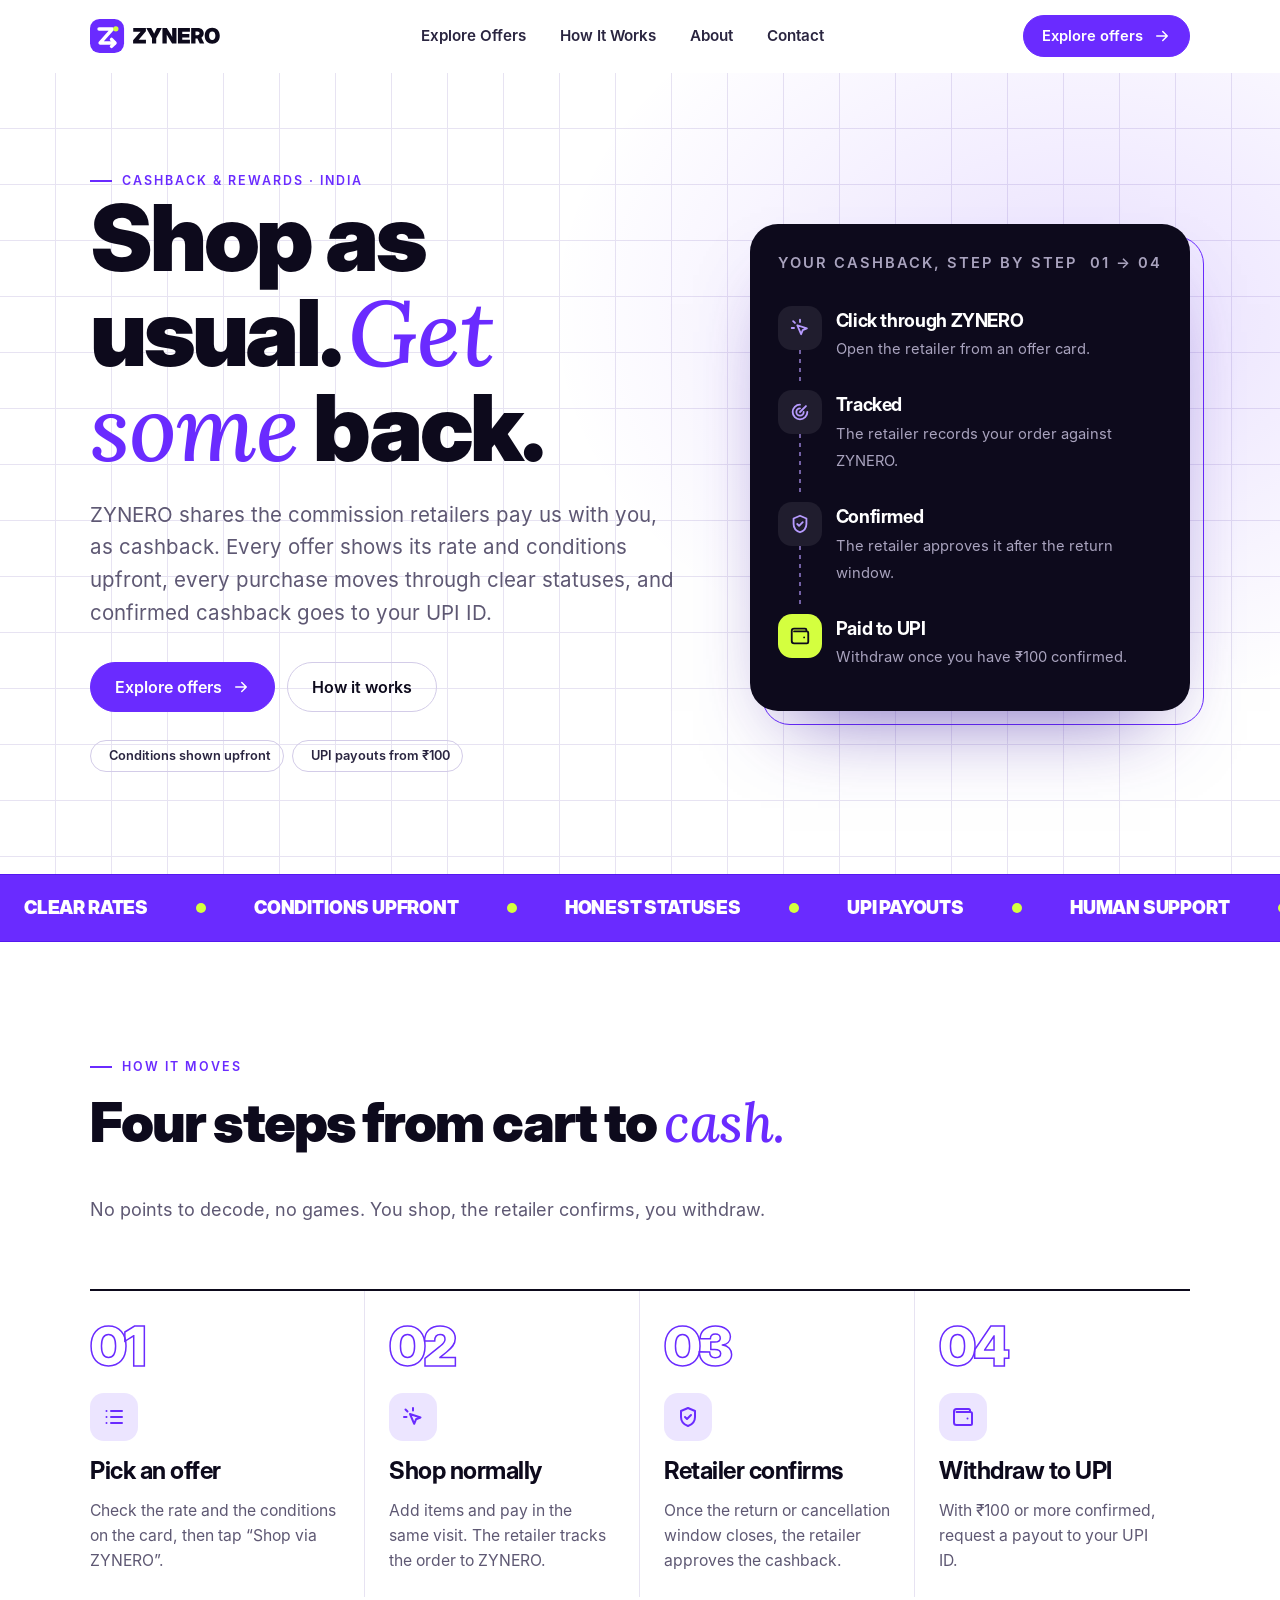
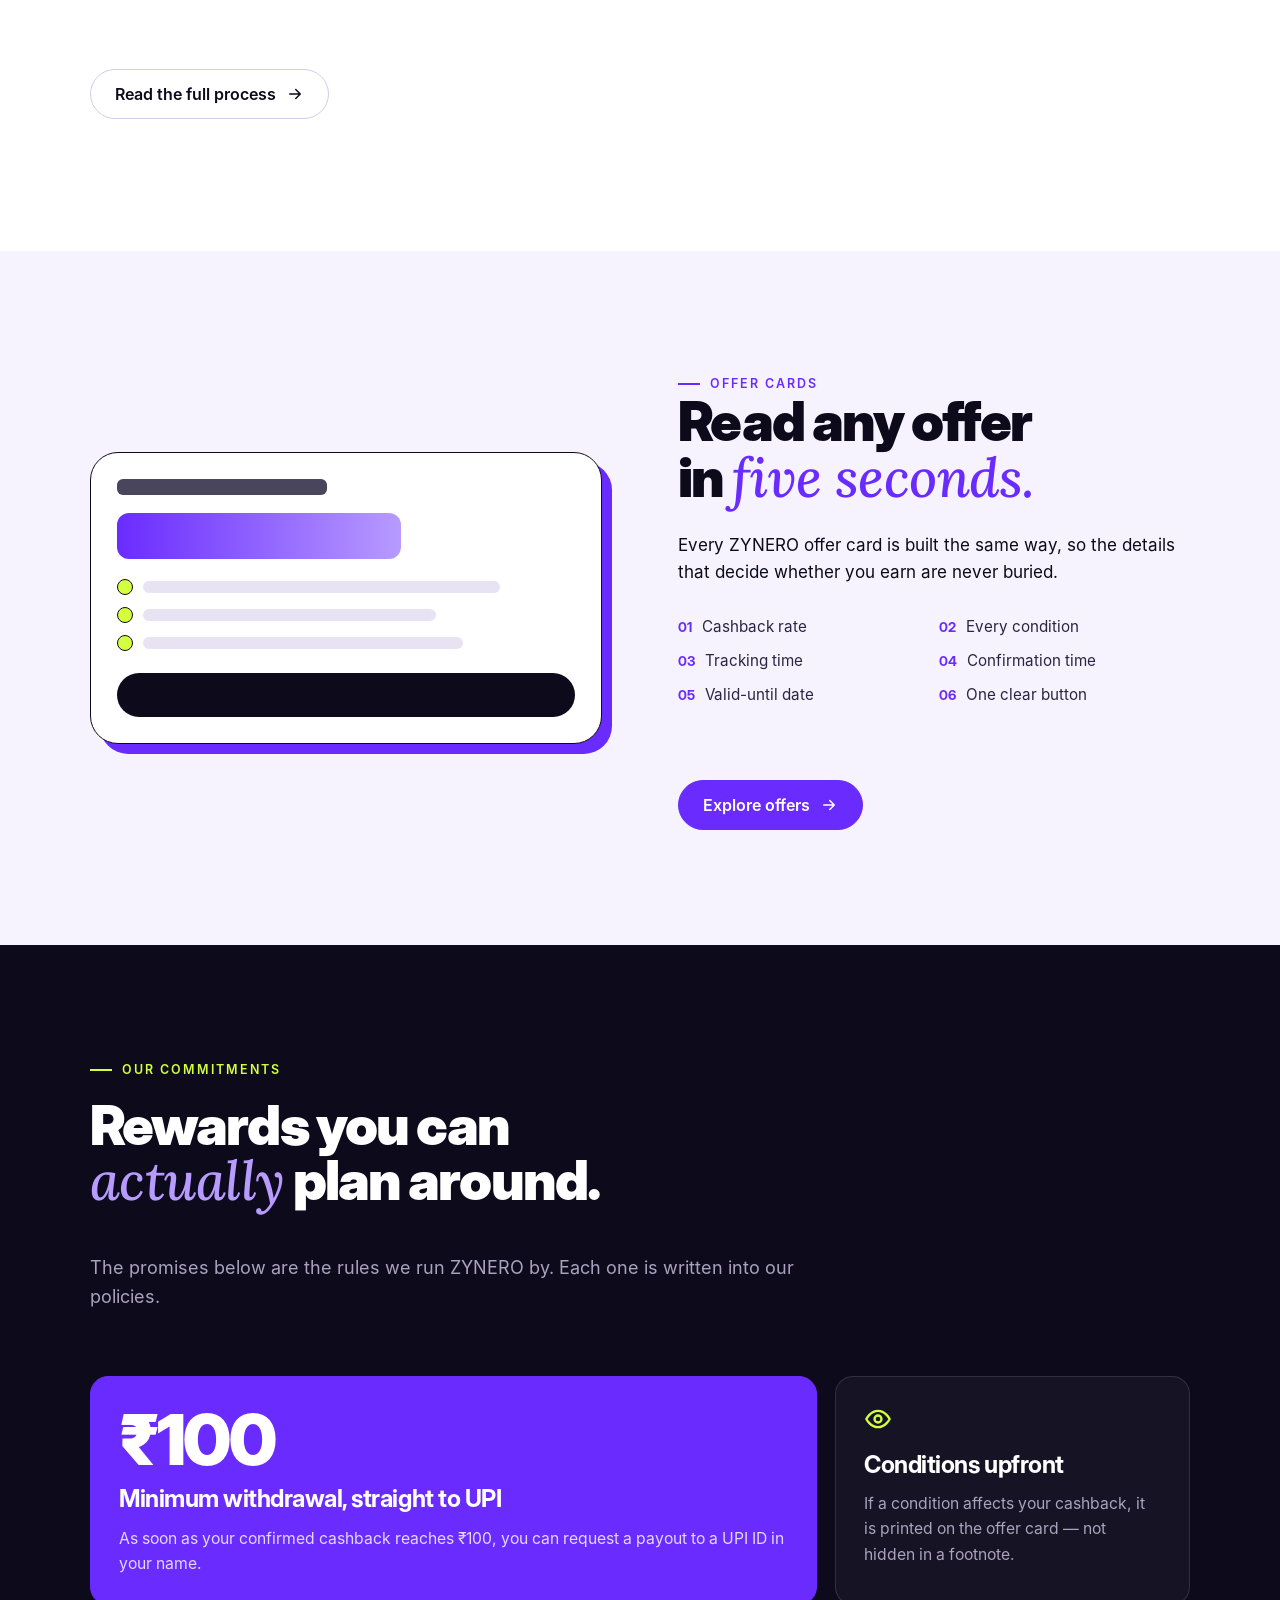
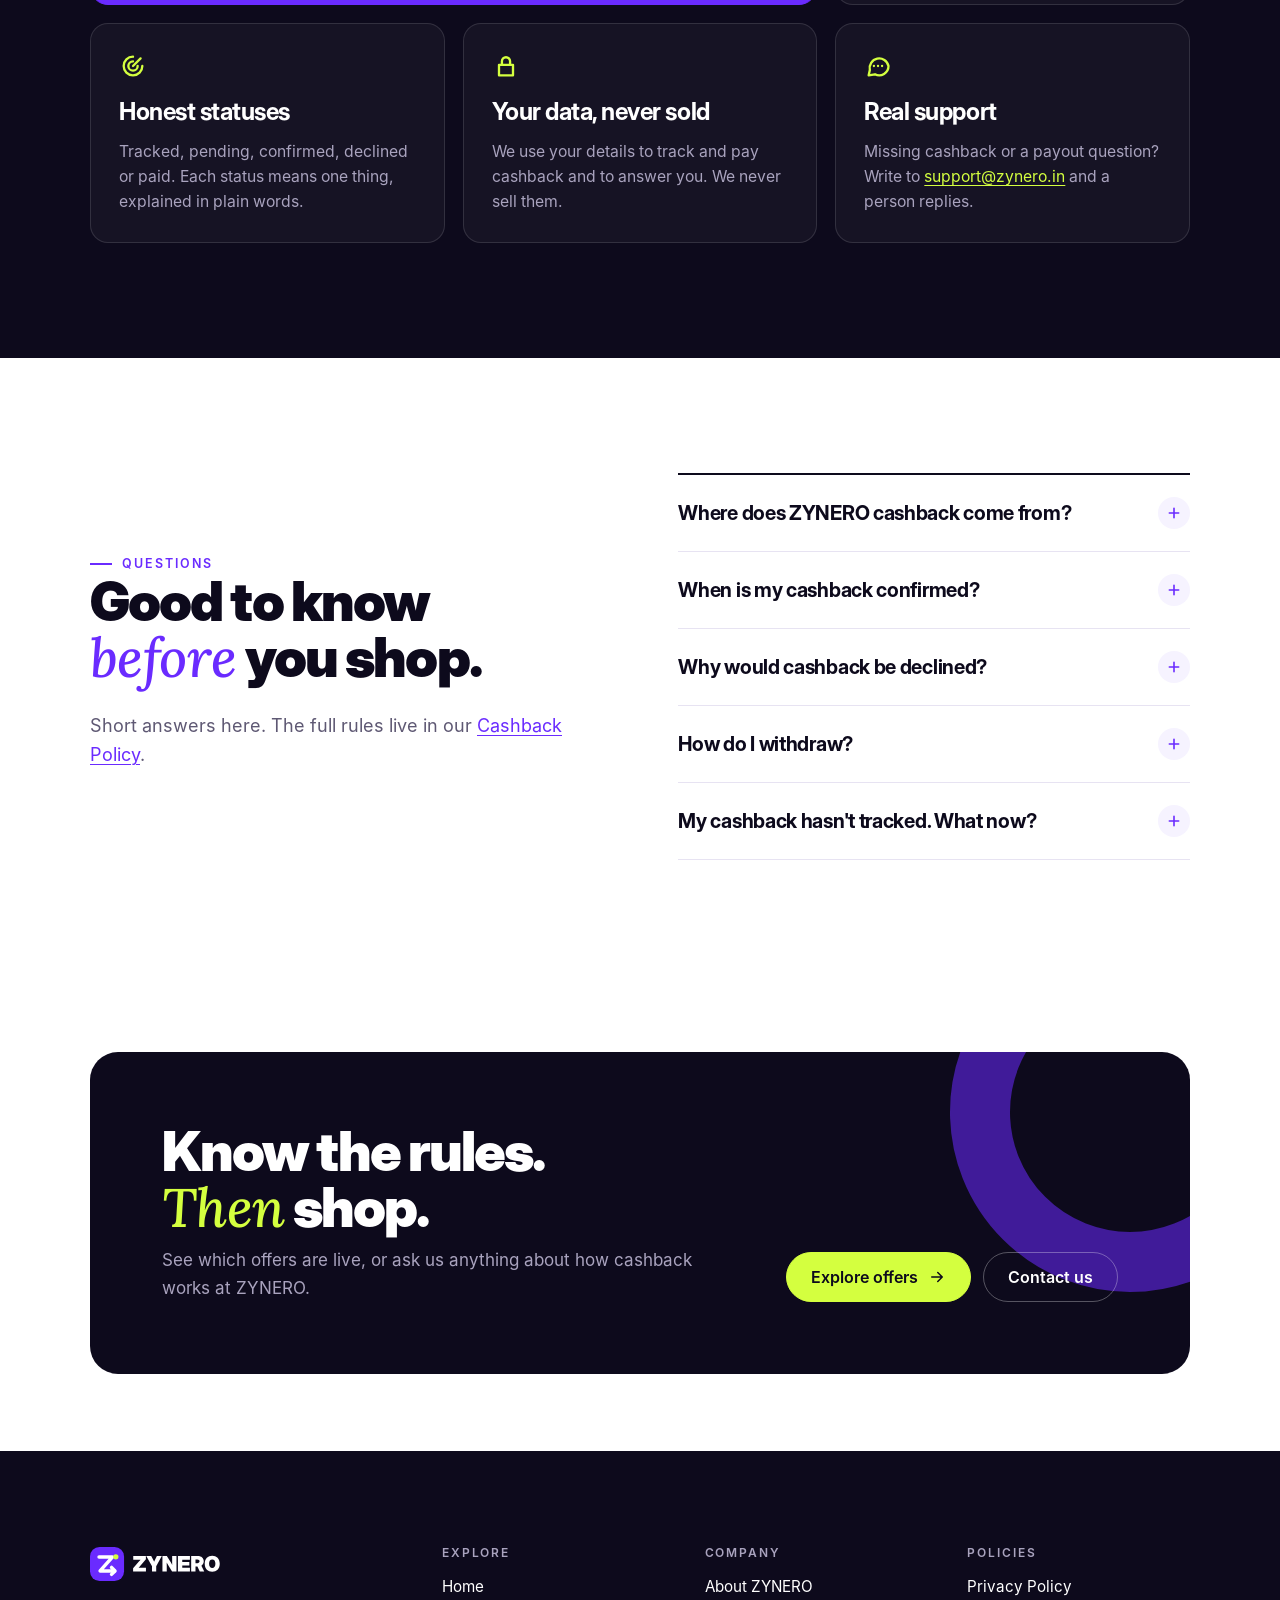
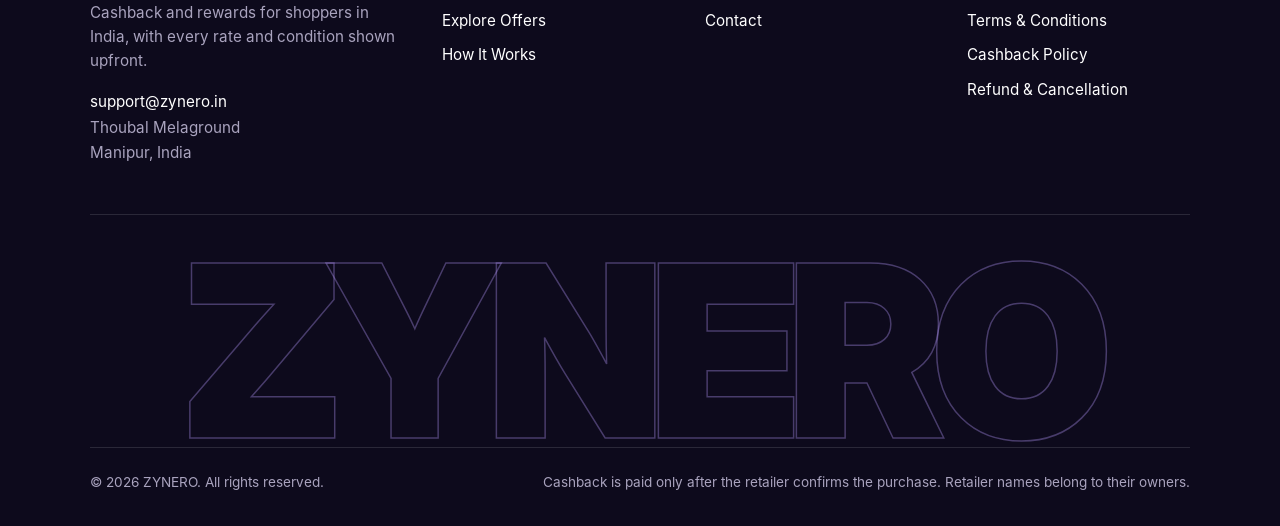
<file: index.html>
<!DOCTYPE html>
<html lang="en-IN" class="no-js">
<head>
  <meta charset="utf-8">
  <meta name="viewport" content="width=device-width, initial-scale=1, viewport-fit=cover">
  <title>ZYNERO — Cashback &amp; rewards with every condition upfront</title>
  <meta name="description" content="ZYNERO is an Indian cashback and rewards platform. Clear rates, conditions shown upfront, honest tracking statuses and UPI withdrawals from ₹100.">
  <meta name="robots" content="index, follow, max-image-preview:large">
  <link rel="canonical" href="https://zynero.in/">
  <meta name="theme-color" content="#6a2bff">
  <meta name="color-scheme" content="light">
  <meta name="referrer" content="strict-origin-when-cross-origin">
  <meta name="format-detection" content="telephone=no">

  <meta property="og:type" content="website">
  <meta property="og:site_name" content="ZYNERO">
  <meta property="og:locale" content="en_IN">
  <meta property="og:title" content="ZYNERO — Cashback &amp; rewards with every condition upfront">
  <meta property="og:description" content="ZYNERO is an Indian cashback and rewards platform. Clear rates, conditions shown upfront, honest tracking statuses and UPI withdrawals from ₹100.">
  <meta property="og:url" content="https://zynero.in/">
  <meta property="og:image" content="https://zynero.in/assets/img/og-image.png">
  <meta property="og:image:width" content="1200">
  <meta property="og:image:height" content="630">
  <meta property="og:image:alt" content="ZYNERO — cashback and rewards with clear conditions">
  <meta name="twitter:card" content="summary_large_image">
  <meta name="twitter:title" content="ZYNERO — Cashback &amp; rewards with every condition upfront">
  <meta name="twitter:description" content="ZYNERO is an Indian cashback and rewards platform. Clear rates, conditions shown upfront, honest tracking statuses and UPI withdrawals from ₹100.">
  <meta name="twitter:image" content="https://zynero.in/assets/img/og-image.png">

  <link rel="icon" href="favicon.ico" sizes="any">
  <link rel="icon" href="assets/img/favicon.svg" type="image/svg+xml">
  <link rel="apple-touch-icon" href="assets/img/apple-touch-icon.png">
  <link rel="manifest" href="site.webmanifest">
  <link rel="stylesheet" href="assets/css/styles.css">
  <script type="application/ld+json">{"@context": "https://schema.org", "@type": "Organization", "name": "ZYNERO", "url": "https://zynero.in/", "logo": "https://zynero.in/assets/img/icon-512.png", "email": "support@zynero.in", "address": {"@type": "PostalAddress", "streetAddress": "Thoubal Melaground", "addressRegion": "Manipur", "addressCountry": "IN"}}</script>
  <script type="application/ld+json">{"@context": "https://schema.org", "@type": "FAQPage", "mainEntity": [{"@type": "Question", "name": "Where does ZYNERO cashback come from?", "acceptedAnswer": {"@type": "Answer", "text": "Retailers pay ZYNERO a commission when you shop through our link. We share part of that commission with you as cashback. The rate for each retailer is shown on its offer card."}}, {"@type": "Question", "name": "When is my cashback confirmed?", "acceptedAnswer": {"@type": "Answer", "text": "Only after the retailer confirms your order. Most retailers wait until their return or cancellation window has closed, so confirmation can take several weeks. Each offer card shows the usual confirmation time for that retailer."}}, {"@type": "Question", "name": "Why would cashback be declined?", "acceptedAnswer": {"@type": "Answer", "text": "The usual reasons are a cancelled, returned or refunded order, a coupon that wasn't allowed for the offer, or an order that didn't meet the offer's conditions. Every reason is covered in our Cashback Policy."}}, {"@type": "Question", "name": "How do I withdraw?", "acceptedAnswer": {"@type": "Answer", "text": "Once your confirmed cashback reaches ₹100, you can request a payout to a UPI ID in your own name. UPI is the only payout method."}}, {"@type": "Question", "name": "My cashback hasn't tracked. What now?", "acceptedAnswer": {"@type": "Answer", "text": "Wait until the offer's tracking time has passed, then tell us with your order ID, order date, amount and the retailer's confirmation email. We'll raise it with the retailer."}}]}</script>
</head>
<body>
<a class="skip-link" href="#main">Skip to content</a>
<header class="site-header">
  <div class="wrap header-inner">
    <a class="brand" href="index.html" aria-label="ZYNERO home">
      <img src="assets/img/logo.svg" alt="ZYNERO" width="248" height="64">
    </a>
    <nav class="primary-nav" aria-label="Main">
        <a href="offers.html">Explore Offers</a>
        <a href="how-it-works.html">How It Works</a>
        <a href="about.html">About</a>
        <a href="contact.html">Contact</a>
    </nav>
    <div class="header-cta">
      <a class="btn btn--violet btn--sm" href="offers.html">Explore offers <svg viewBox="0 0 24 24" fill="none" stroke="currentColor" stroke-width="2" stroke-linecap="round" stroke-linejoin="round" aria-hidden="true" focusable="false"><path d="M5 12h14M13 6l6 6-6 6"/></svg></a>
      <button class="nav-toggle" type="button" aria-expanded="false" aria-controls="mobile-panel" aria-label="Open menu">
        <svg class="icon-open" viewBox="0 0 24 24" fill="none" stroke="currentColor" stroke-width="2" stroke-linecap="round" stroke-linejoin="round" aria-hidden="true" focusable="false"><path d="M4 7h16M4 12h16M4 17h10"/></svg>
        <svg class="icon-close" viewBox="0 0 24 24" fill="none" stroke="currentColor" stroke-width="2" stroke-linecap="round" stroke-linejoin="round" aria-hidden="true" focusable="false"><path d="M6 6l12 12M18 6 6 18"/></svg>
      </button>
    </div>
  </div>
  <nav class="mobile-panel" id="mobile-panel" aria-label="Mobile">
    <a class="m-link" href="index.html" aria-current="page">Home <svg viewBox="0 0 24 24" fill="none" stroke="currentColor" stroke-width="2" stroke-linecap="round" stroke-linejoin="round" aria-hidden="true" focusable="false"><path d="M5 12h14M13 6l6 6-6 6"/></svg></a>
    <a class="m-link" href="offers.html">Explore Offers <svg viewBox="0 0 24 24" fill="none" stroke="currentColor" stroke-width="2" stroke-linecap="round" stroke-linejoin="round" aria-hidden="true" focusable="false"><path d="M5 12h14M13 6l6 6-6 6"/></svg></a>
    <a class="m-link" href="how-it-works.html">How It Works <svg viewBox="0 0 24 24" fill="none" stroke="currentColor" stroke-width="2" stroke-linecap="round" stroke-linejoin="round" aria-hidden="true" focusable="false"><path d="M5 12h14M13 6l6 6-6 6"/></svg></a>
    <a class="m-link" href="about.html">About <svg viewBox="0 0 24 24" fill="none" stroke="currentColor" stroke-width="2" stroke-linecap="round" stroke-linejoin="round" aria-hidden="true" focusable="false"><path d="M5 12h14M13 6l6 6-6 6"/></svg></a>
    <a class="m-link" href="contact.html">Contact <svg viewBox="0 0 24 24" fill="none" stroke="currentColor" stroke-width="2" stroke-linecap="round" stroke-linejoin="round" aria-hidden="true" focusable="false"><path d="M5 12h14M13 6l6 6-6 6"/></svg></a>
    <a class="btn btn--violet btn--block" href="offers.html">Explore offers <svg viewBox="0 0 24 24" fill="none" stroke="currentColor" stroke-width="2" stroke-linecap="round" stroke-linejoin="round" aria-hidden="true" focusable="false"><path d="M5 12h14M13 6l6 6-6 6"/></svg></a>
    <div class="m-legal">
      <a href="privacy-policy.html">Privacy Policy</a>
      <a href="terms.html">Terms &amp; Conditions</a>
      <a href="cashback-policy.html">Cashback Policy</a>
      <a href="refund-policy.html">Refund &amp; Cancellation</a>
    </div>
  </nav>
</header>
<main id="main">
  <section class="hero grid-bg">
    <div class="wrap hero-grid">
      <div>
        <span class="kicker">Cashback &amp; rewards · India</span>
        <h1>Shop as usual. <span class="accent">Get some</span> back.</h1>
        <p class="hero-lede">ZYNERO shares the commission retailers pay us with you, as cashback. Every offer shows its rate and conditions upfront, every purchase moves through clear statuses, and confirmed cashback goes to your UPI ID.</p>
        <div class="btn-row">
          <a class="btn btn--violet" href="offers.html">Explore offers <svg viewBox="0 0 24 24" fill="none" stroke="currentColor" stroke-width="2" stroke-linecap="round" stroke-linejoin="round" aria-hidden="true" focusable="false"><path d="M5 12h14M13 6l6 6-6 6"/></svg></a>
          <a class="btn btn--ghost" href="how-it-works.html">How it works</a>
        </div>
        <div class="hero-notes">
          <span class="chip chip--line"><svg viewBox="0 0 24 24" fill="none" stroke="currentColor" stroke-width="2" stroke-linecap="round" stroke-linejoin="round" aria-hidden="true" focusable="false"><path d="M20 6 9 17l-5-5"/></svg> Conditions shown upfront</span>
          <span class="chip chip--line"><svg viewBox="0 0 24 24" fill="none" stroke="currentColor" stroke-width="2" stroke-linecap="round" stroke-linejoin="round" aria-hidden="true" focusable="false"><path d="M20 6 9 17l-5-5"/></svg> UPI payouts from ₹100</span>
        </div>
      </div>
      <div class="rail reveal" aria-label="The ZYNERO cashback journey">
        <div class="rail-top"><span>Your cashback, step by step</span><span>01 → 04</span></div>
        <ol>
          <li><div class="dot"><svg viewBox="0 0 24 24" fill="none" stroke="currentColor" stroke-width="2" stroke-linecap="round" stroke-linejoin="round" aria-hidden="true" focusable="false"><path d="M9 9l10.5 3.5-4.5 1.8-1.8 4.5L9 9z M4.5 4.5l2 2 M12 3v2.5 M3 12h2.5"/></svg></div><div><strong>Click through ZYNERO</strong><span>Open the retailer from an offer card.</span></div></li>
          <li><div class="dot"><svg viewBox="0 0 24 24" fill="none" stroke="currentColor" stroke-width="2" stroke-linecap="round" stroke-linejoin="round" aria-hidden="true" focusable="false"><path d="M20 12a8 8 0 1 1-8-8 M16 12a4 4 0 1 1-4-4 M12 12l6.5-6.5"/></svg></div><div><strong>Tracked</strong><span>The retailer records your order against ZYNERO.</span></div></li>
          <li><div class="dot"><svg viewBox="0 0 24 24" fill="none" stroke="currentColor" stroke-width="2" stroke-linecap="round" stroke-linejoin="round" aria-hidden="true" focusable="false"><path d="M12 3l7 3v6c0 4.4-3 7.6-7 9-4-1.4-7-4.6-7-9V6l7-3z M9 12l2 2 4-4"/></svg></div><div><strong>Confirmed</strong><span>The retailer approves it after the return window.</span></div></li>
          <li><div class="dot"><svg viewBox="0 0 24 24" fill="none" stroke="currentColor" stroke-width="2" stroke-linecap="round" stroke-linejoin="round" aria-hidden="true" focusable="false"><path d="M19 7V5.5A1.5 1.5 0 0 0 17.5 4h-12A2.5 2.5 0 0 0 3 6.5v11A2.5 2.5 0 0 0 5.5 20h14a1.5 1.5 0 0 0 1.5-1.5v-10A1.5 1.5 0 0 0 19.5 7H5.5 M16.5 13.5h.01"/></svg></div><div><strong>Paid to UPI</strong><span>Withdraw once you have ₹100 confirmed.</span></div></li>
        </ol>
      </div>
    </div>
  </section>

  <div class="band" aria-hidden="true">
    <div class="band-track">
      <ul><li>Clear rates</li><li>Conditions upfront</li><li>Honest statuses</li><li>UPI payouts</li><li>Human support</li><li>Your data, never sold</li></ul>
      <ul><li>Clear rates</li><li>Conditions upfront</li><li>Honest statuses</li><li>UPI payouts</li><li>Human support</li><li>Your data, never sold</li></ul>
    </div>
  </div>

  <section class="section">
    <div class="wrap">
      <div class="section-head reveal">
        <span class="kicker">How it moves</span>
        <h2>Four steps from cart to <span class="accent">cash.</span></h2>
        <p>No points to decode, no games. You shop, the retailer confirms, you withdraw.</p>
      </div>
      <div class="steps reveal">
        <div class="step">
          <div class="step-num">01</div>
          <div class="step-icon"><svg viewBox="0 0 24 24" fill="none" stroke="currentColor" stroke-width="2" stroke-linecap="round" stroke-linejoin="round" aria-hidden="true" focusable="false"><path d="M9 6h11 M9 12h11 M9 18h11 M4.5 6h.01 M4.5 12h.01 M4.5 18h.01"/></svg></div>
          <h3>Pick an offer</h3>
          <p>Check the rate and the conditions on the card, then tap “Shop via ZYNERO”.</p>
        </div>
        <div class="step">
          <div class="step-num">02</div>
          <div class="step-icon"><svg viewBox="0 0 24 24" fill="none" stroke="currentColor" stroke-width="2" stroke-linecap="round" stroke-linejoin="round" aria-hidden="true" focusable="false"><path d="M9 9l10.5 3.5-4.5 1.8-1.8 4.5L9 9z M4.5 4.5l2 2 M12 3v2.5 M3 12h2.5"/></svg></div>
          <h3>Shop normally</h3>
          <p>Add items and pay in the same visit. The retailer tracks the order to ZYNERO.</p>
        </div>
        <div class="step">
          <div class="step-num">03</div>
          <div class="step-icon"><svg viewBox="0 0 24 24" fill="none" stroke="currentColor" stroke-width="2" stroke-linecap="round" stroke-linejoin="round" aria-hidden="true" focusable="false"><path d="M12 3l7 3v6c0 4.4-3 7.6-7 9-4-1.4-7-4.6-7-9V6l7-3z M9 12l2 2 4-4"/></svg></div>
          <h3>Retailer confirms</h3>
          <p>Once the return or cancellation window closes, the retailer approves the cashback.</p>
        </div>
        <div class="step">
          <div class="step-num">04</div>
          <div class="step-icon"><svg viewBox="0 0 24 24" fill="none" stroke="currentColor" stroke-width="2" stroke-linecap="round" stroke-linejoin="round" aria-hidden="true" focusable="false"><path d="M19 7V5.5A1.5 1.5 0 0 0 17.5 4h-12A2.5 2.5 0 0 0 3 6.5v11A2.5 2.5 0 0 0 5.5 20h14a1.5 1.5 0 0 0 1.5-1.5v-10A1.5 1.5 0 0 0 19.5 7H5.5 M16.5 13.5h.01"/></svg></div>
          <h3>Withdraw to UPI</h3>
          <p>With ₹100 or more confirmed, request a payout to your UPI ID.</p>
        </div>
      </div>
      <p class="mt-l"><a class="btn btn--ghost" href="how-it-works.html">Read the full process <svg viewBox="0 0 24 24" fill="none" stroke="currentColor" stroke-width="2" stroke-linecap="round" stroke-linejoin="round" aria-hidden="true" focusable="false"><path d="M5 12h14M13 6l6 6-6 6"/></svg></a></p>
    </div>
  </section>

  <section class="section section--mist">
    <div class="wrap split">
      <div class="anatomy reveal" aria-hidden="true">
        <div class="anatomy-card">
          <div class="sk sk--title"></div>
          <div class="sk sk--rate"></div>
          <div class="sk-row"><i></i><div class="sk sk-w1"></div></div>
          <div class="sk-row"><i></i><div class="sk sk-w2"></div></div>
          <div class="sk-row"><i></i><div class="sk sk-w3"></div></div>
          <div class="sk-btn"></div>
        </div>
      </div>
      <div class="reveal">
        <span class="kicker">Offer cards</span>
        <h2>Read any offer in <span class="accent">five seconds.</span></h2>
        <p>Every ZYNERO offer card is built the same way, so the details that decide whether you earn are never buried.</p>
        <ul class="anatomy-labels">
          <li><b>01</b> Cashback rate</li>
          <li><b>02</b> Every condition</li>
          <li><b>03</b> Tracking time</li>
          <li><b>04</b> Confirmation time</li>
          <li><b>05</b> Valid-until date</li>
          <li><b>06</b> One clear button</li>
        </ul>
        <div class="btn-row mt-l">
          <a class="btn btn--violet" href="offers.html">Explore offers <svg viewBox="0 0 24 24" fill="none" stroke="currentColor" stroke-width="2" stroke-linecap="round" stroke-linejoin="round" aria-hidden="true" focusable="false"><path d="M5 12h14M13 6l6 6-6 6"/></svg></a>
        </div>
      </div>
    </div>
  </section>

  <section class="section section--ink">
    <div class="wrap">
      <div class="section-head reveal">
        <span class="kicker">Our commitments</span>
        <h2>Rewards you can <span class="accent">actually</span> plan around.</h2>
        <p>The promises below are the rules we run ZYNERO by. Each one is written into our policies.</p>
      </div>
      <div class="commit-grid">
        <div class="commit commit--feature reveal">
          <div class="big">₹100</div>
          <h3>Minimum withdrawal, straight to UPI</h3>
          <p>As soon as your confirmed cashback reaches ₹100, you can request a payout to a UPI ID in your name.</p>
        </div>
        <div class="commit reveal">
          <svg viewBox="0 0 24 24" fill="none" stroke="currentColor" stroke-width="2" stroke-linecap="round" stroke-linejoin="round" aria-hidden="true" focusable="false"><path d="M2 12s3.6-7 10-7 10 7 10 7-3.6 7-10 7S2 12 2 12z M15 12a3 3 0 1 1-6 0 3 3 0 0 1 6 0z"/></svg>
          <h3>Conditions upfront</h3>
          <p>If a condition affects your cashback, it is printed on the offer card — not hidden in a footnote.</p>
        </div>
        <div class="commit reveal">
          <svg viewBox="0 0 24 24" fill="none" stroke="currentColor" stroke-width="2" stroke-linecap="round" stroke-linejoin="round" aria-hidden="true" focusable="false"><path d="M20 12a8 8 0 1 1-8-8 M16 12a4 4 0 1 1-4-4 M12 12l6.5-6.5"/></svg>
          <h3>Honest statuses</h3>
          <p>Tracked, pending, confirmed, declined or paid. Each status means one thing, explained in plain words.</p>
        </div>
        <div class="commit reveal">
          <svg viewBox="0 0 24 24" fill="none" stroke="currentColor" stroke-width="2" stroke-linecap="round" stroke-linejoin="round" aria-hidden="true" focusable="false"><path d="M6 11h12v9H6z M8.5 11V8a3.5 3.5 0 0 1 7 0v3"/></svg>
          <h3>Your data, never sold</h3>
          <p>We use your details to track and pay cashback and to answer you. We never sell them.</p>
        </div>
        <div class="commit reveal">
          <svg viewBox="0 0 24 24" fill="none" stroke="currentColor" stroke-width="2" stroke-linecap="round" stroke-linejoin="round" aria-hidden="true" focusable="false"><path d="M21 12a8 8 0 0 1-11.6 7.1L4 20l1-4.6A8 8 0 1 1 21 12z M8.5 12h.01 M12 12h.01 M15.5 12h.01"/></svg>
          <h3>Real support</h3>
          <p>Missing cashback or a payout question? Write to <a class="link-on-dark" href="mailto:support@zynero.in">support@zynero.in</a> and a person replies.</p>
        </div>
      </div>
    </div>
  </section>

  <section class="section">
    <div class="wrap split">
      <div class="reveal">
        <span class="kicker">Questions</span>
        <h2>Good to know <span class="accent">before</span> you shop.</h2>
        <p class="lede-muted">Short answers here. The full rules live in our <a href="cashback-policy.html">Cashback Policy</a>.</p>
      </div>
      <div class="faq">
        <details>
          <summary>Where does ZYNERO cashback come from?</summary>
          <div class="faq-body"><p>Retailers pay ZYNERO a commission when you shop through our link. We share part of that commission with you as cashback. The rate for each retailer is shown on its offer card.</p></div>
        </details>
        <details>
          <summary>When is my cashback confirmed?</summary>
          <div class="faq-body"><p>Only after the retailer confirms your order. Most retailers wait until their return or cancellation window has closed, so confirmation can take several weeks. Each offer card shows the usual confirmation time for that retailer.</p></div>
        </details>
        <details>
          <summary>Why would cashback be declined?</summary>
          <div class="faq-body"><p>The usual reasons are a cancelled, returned or refunded order, a coupon that wasn't allowed for the offer, or an order that didn't meet the offer's conditions. Every reason is covered in our <a href="cashback-policy.html">Cashback Policy</a>.</p></div>
        </details>
        <details>
          <summary>How do I withdraw?</summary>
          <div class="faq-body"><p>Once your confirmed cashback reaches ₹100, you can request a payout to a UPI ID in your own name. UPI is the only payout method.</p></div>
        </details>
        <details>
          <summary>My cashback hasn&#x27;t tracked. What now?</summary>
          <div class="faq-body"><p>Wait until the offer's tracking time has passed, then <a href="contact.html?topic=missing">tell us</a> with your order ID, order date, amount and the retailer's confirmation email. We'll raise it with the retailer.</p></div>
        </details>
      </div>
    </div>
  </section>

  <section class="section section--tight">
    <div class="wrap">
      <div class="cta-block reveal">
        <div>
          <h2>Know the rules. <span class="accent">Then</span> shop.</h2>
          <p>See which offers are live, or ask us anything about how cashback works at ZYNERO.</p>
        </div>
        <div class="btn-row">
          <a class="btn btn--volt" href="offers.html">Explore offers <svg viewBox="0 0 24 24" fill="none" stroke="currentColor" stroke-width="2" stroke-linecap="round" stroke-linejoin="round" aria-hidden="true" focusable="false"><path d="M5 12h14M13 6l6 6-6 6"/></svg></a>
          <a class="btn btn--on-dark" href="contact.html">Contact us</a>
        </div>
      </div>
    </div>
  </section>
</main>
<footer class="site-footer">
  <div class="wrap">
    <div class="footer-top">
      <div class="footer-brand">
        <a href="index.html" aria-label="ZYNERO home"><img src="assets/img/logo-light.svg" alt="ZYNERO" width="248" height="64"></a>
        <p>Cashback and rewards for shoppers in India, with every rate and condition shown upfront.</p>
        <address>
          <a href="mailto:support@zynero.in">support@zynero.in</a><br>
          Thoubal Melaground<br>Manipur, India
        </address>
      </div>
      <nav class="footer-col" aria-label="Explore">
        <h2>Explore</h2>
        <ul>
            <li><a href="index.html">Home</a></li>
            <li><a href="offers.html">Explore Offers</a></li>
            <li><a href="how-it-works.html">How It Works</a></li>
        </ul>
      </nav>
      <nav class="footer-col" aria-label="Company">
        <h2>Company</h2>
        <ul>
            <li><a href="about.html">About ZYNERO</a></li>
            <li><a href="contact.html">Contact</a></li>
        </ul>
      </nav>
      <nav class="footer-col" aria-label="Policies">
        <h2>Policies</h2>
        <ul>
            <li><a href="privacy-policy.html">Privacy Policy</a></li>
            <li><a href="terms.html">Terms &amp; Conditions</a></li>
            <li><a href="cashback-policy.html">Cashback Policy</a></li>
            <li><a href="refund-policy.html">Refund &amp; Cancellation</a></li>
        </ul>
      </nav>
    </div>
    <div class="footer-word" aria-hidden="true">ZYNERO</div>
    <div class="footer-bottom">
      <p>&copy; <span data-year>2026</span> ZYNERO. All rights reserved.</p>
      <p>Cashback is paid only after the retailer confirms the purchase. Retailer names belong to their owners.</p>
    </div>
  </div>
</footer>
<script src="assets/js/main.js" defer></script>
</body>
</html>
</file>
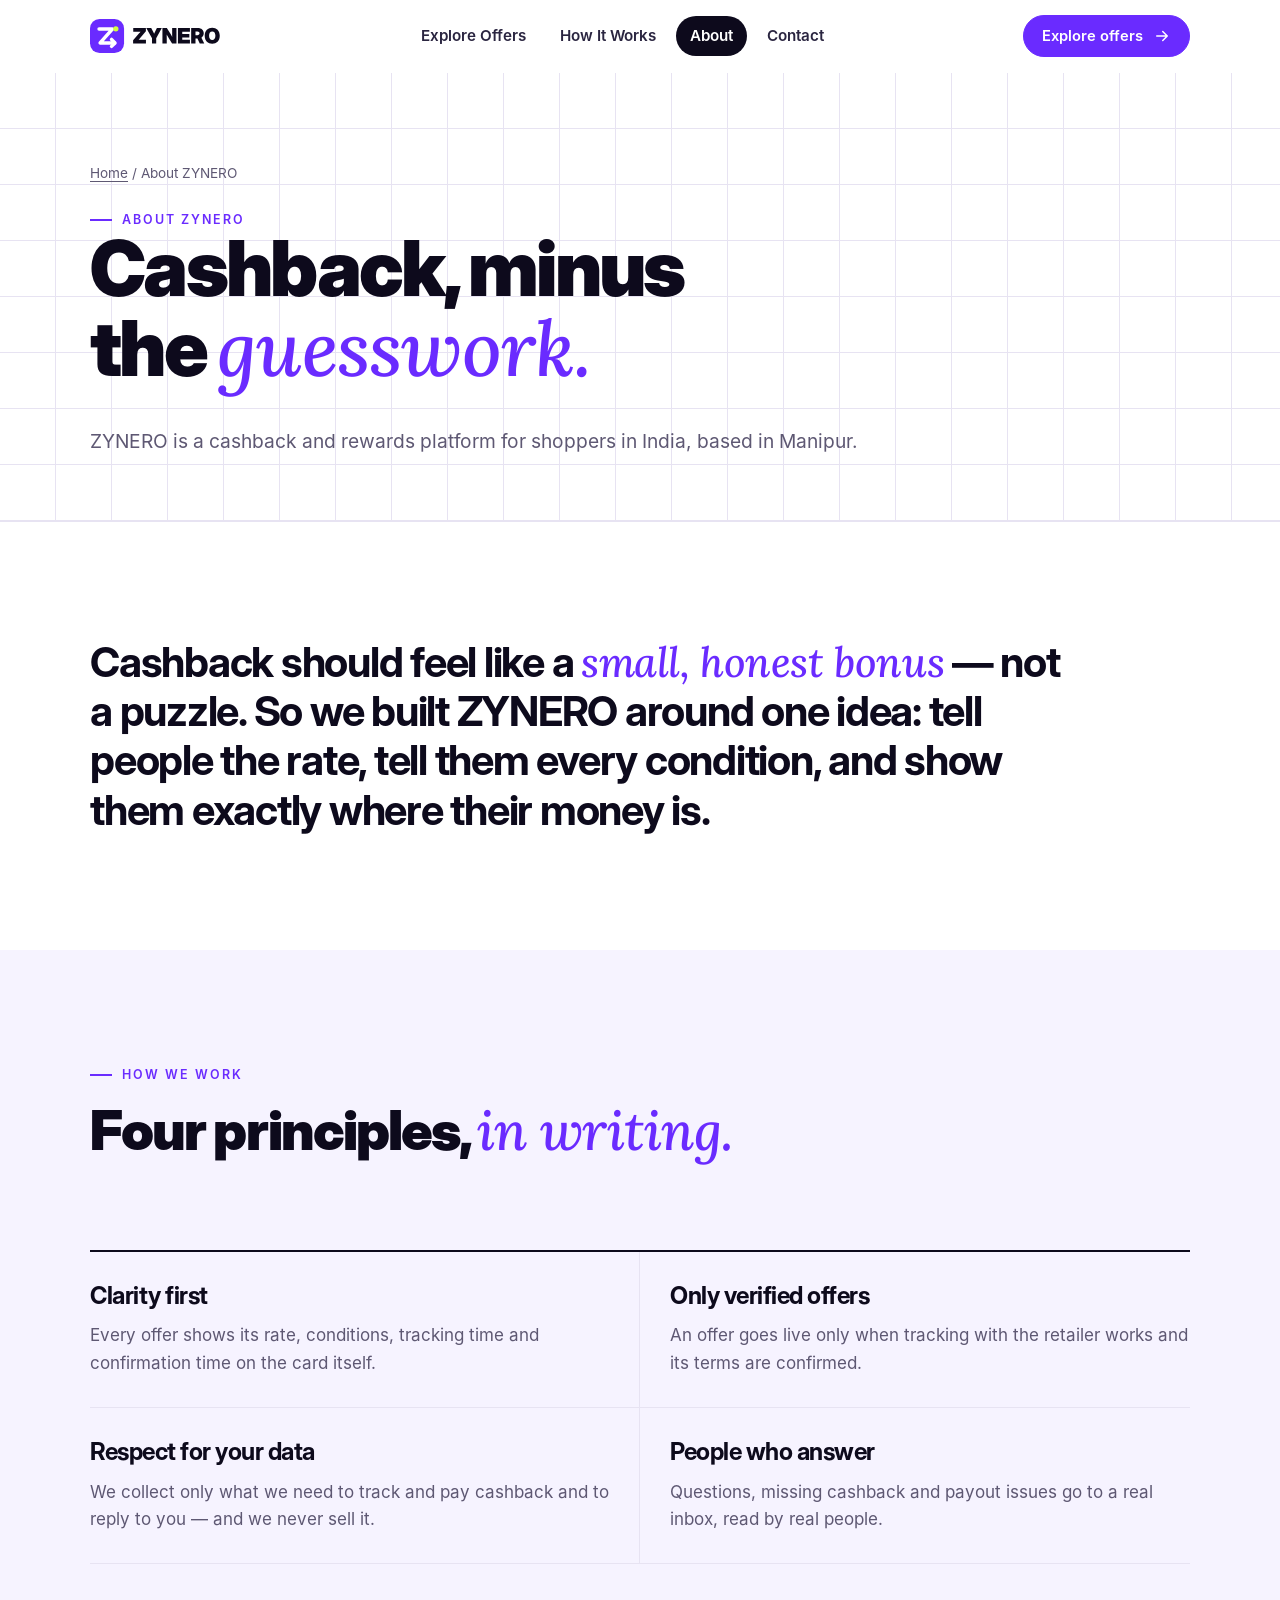
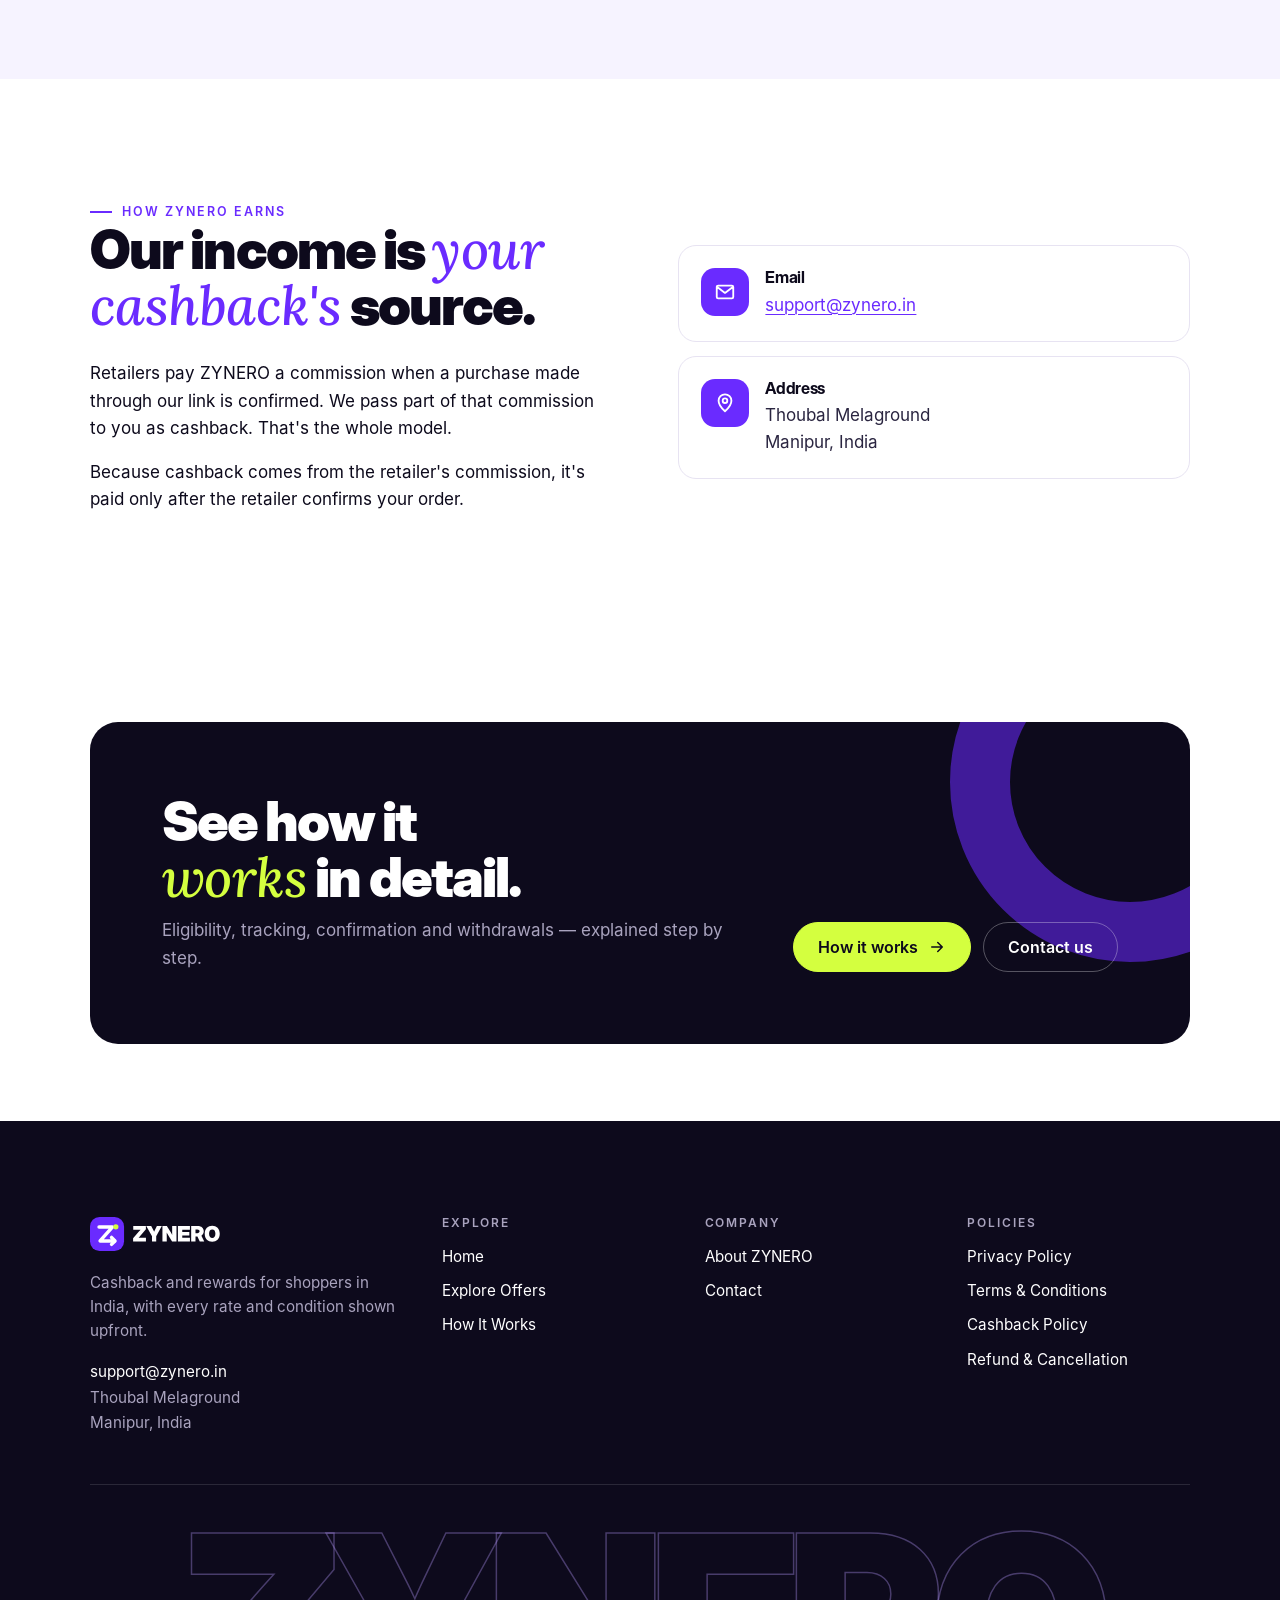
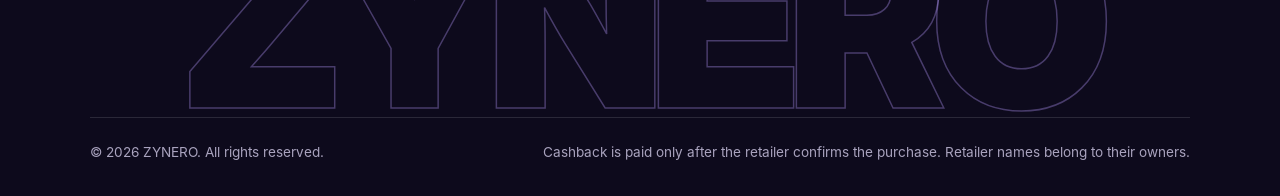
<file: about.html>
<!DOCTYPE html>
<html lang="en-IN" class="no-js">
<head>
  <meta charset="utf-8">
  <meta name="viewport" content="width=device-width, initial-scale=1, viewport-fit=cover">
  <title>About ZYNERO — ZYNERO</title>
  <meta name="description" content="ZYNERO is a cashback and rewards platform for shoppers in India, based in Manipur. Built on clear rates, upfront conditions and honest statuses.">
  <meta name="robots" content="index, follow, max-image-preview:large">
  <link rel="canonical" href="https://zynero.in/about.html">
  <meta name="theme-color" content="#6a2bff">
  <meta name="color-scheme" content="light">
  <meta name="referrer" content="strict-origin-when-cross-origin">
  <meta name="format-detection" content="telephone=no">

  <meta property="og:type" content="website">
  <meta property="og:site_name" content="ZYNERO">
  <meta property="og:locale" content="en_IN">
  <meta property="og:title" content="About ZYNERO — ZYNERO">
  <meta property="og:description" content="ZYNERO is a cashback and rewards platform for shoppers in India, based in Manipur. Built on clear rates, upfront conditions and honest statuses.">
  <meta property="og:url" content="https://zynero.in/about.html">
  <meta property="og:image" content="https://zynero.in/assets/img/og-image.png">
  <meta property="og:image:width" content="1200">
  <meta property="og:image:height" content="630">
  <meta property="og:image:alt" content="ZYNERO — cashback and rewards with clear conditions">
  <meta name="twitter:card" content="summary_large_image">
  <meta name="twitter:title" content="About ZYNERO — ZYNERO">
  <meta name="twitter:description" content="ZYNERO is a cashback and rewards platform for shoppers in India, based in Manipur. Built on clear rates, upfront conditions and honest statuses.">
  <meta name="twitter:image" content="https://zynero.in/assets/img/og-image.png">

  <link rel="icon" href="favicon.ico" sizes="any">
  <link rel="icon" href="assets/img/favicon.svg" type="image/svg+xml">
  <link rel="apple-touch-icon" href="assets/img/apple-touch-icon.png">
  <link rel="manifest" href="site.webmanifest">
  <link rel="stylesheet" href="assets/css/styles.css">
</head>
<body>
<a class="skip-link" href="#main">Skip to content</a>
<header class="site-header">
  <div class="wrap header-inner">
    <a class="brand" href="index.html" aria-label="ZYNERO home">
      <img src="assets/img/logo.svg" alt="ZYNERO" width="248" height="64">
    </a>
    <nav class="primary-nav" aria-label="Main">
        <a href="offers.html">Explore Offers</a>
        <a href="how-it-works.html">How It Works</a>
        <a href="about.html" aria-current="page">About</a>
        <a href="contact.html">Contact</a>
    </nav>
    <div class="header-cta">
      <a class="btn btn--violet btn--sm" href="offers.html">Explore offers <svg viewBox="0 0 24 24" fill="none" stroke="currentColor" stroke-width="2" stroke-linecap="round" stroke-linejoin="round" aria-hidden="true" focusable="false"><path d="M5 12h14M13 6l6 6-6 6"/></svg></a>
      <button class="nav-toggle" type="button" aria-expanded="false" aria-controls="mobile-panel" aria-label="Open menu">
        <svg class="icon-open" viewBox="0 0 24 24" fill="none" stroke="currentColor" stroke-width="2" stroke-linecap="round" stroke-linejoin="round" aria-hidden="true" focusable="false"><path d="M4 7h16M4 12h16M4 17h10"/></svg>
        <svg class="icon-close" viewBox="0 0 24 24" fill="none" stroke="currentColor" stroke-width="2" stroke-linecap="round" stroke-linejoin="round" aria-hidden="true" focusable="false"><path d="M6 6l12 12M18 6 6 18"/></svg>
      </button>
    </div>
  </div>
  <nav class="mobile-panel" id="mobile-panel" aria-label="Mobile">
    <a class="m-link" href="index.html">Home <svg viewBox="0 0 24 24" fill="none" stroke="currentColor" stroke-width="2" stroke-linecap="round" stroke-linejoin="round" aria-hidden="true" focusable="false"><path d="M5 12h14M13 6l6 6-6 6"/></svg></a>
    <a class="m-link" href="offers.html">Explore Offers <svg viewBox="0 0 24 24" fill="none" stroke="currentColor" stroke-width="2" stroke-linecap="round" stroke-linejoin="round" aria-hidden="true" focusable="false"><path d="M5 12h14M13 6l6 6-6 6"/></svg></a>
    <a class="m-link" href="how-it-works.html">How It Works <svg viewBox="0 0 24 24" fill="none" stroke="currentColor" stroke-width="2" stroke-linecap="round" stroke-linejoin="round" aria-hidden="true" focusable="false"><path d="M5 12h14M13 6l6 6-6 6"/></svg></a>
    <a class="m-link" href="about.html" aria-current="page">About <svg viewBox="0 0 24 24" fill="none" stroke="currentColor" stroke-width="2" stroke-linecap="round" stroke-linejoin="round" aria-hidden="true" focusable="false"><path d="M5 12h14M13 6l6 6-6 6"/></svg></a>
    <a class="m-link" href="contact.html">Contact <svg viewBox="0 0 24 24" fill="none" stroke="currentColor" stroke-width="2" stroke-linecap="round" stroke-linejoin="round" aria-hidden="true" focusable="false"><path d="M5 12h14M13 6l6 6-6 6"/></svg></a>
    <a class="btn btn--violet btn--block" href="offers.html">Explore offers <svg viewBox="0 0 24 24" fill="none" stroke="currentColor" stroke-width="2" stroke-linecap="round" stroke-linejoin="round" aria-hidden="true" focusable="false"><path d="M5 12h14M13 6l6 6-6 6"/></svg></a>
    <div class="m-legal">
      <a href="privacy-policy.html">Privacy Policy</a>
      <a href="terms.html">Terms &amp; Conditions</a>
      <a href="cashback-policy.html">Cashback Policy</a>
      <a href="refund-policy.html">Refund &amp; Cancellation</a>
    </div>
  </nav>
</header>
<main id="main">
  <section class="page-hero grid-bg">
    <div class="wrap">
      <p class="crumbs"><a href="index.html">Home</a> / About ZYNERO</p>
      <span class="kicker">About ZYNERO</span>
      <h1>Cashback, minus the <span class="accent">guesswork.</span></h1>
      <p class="lede">ZYNERO is a cashback and rewards platform for shoppers in India, based in Manipur.</p>
    </div>
  </section>

  <section class="section">
    <div class="wrap">
      <p class="manifesto reveal">Cashback should feel like a <span class="accent">small, honest bonus</span> — not a puzzle. So we built ZYNERO around one idea: tell people the rate, tell them every condition, and show them exactly where their money is.</p>
    </div>
  </section>

  <section class="section section--mist">
    <div class="wrap">
      <div class="section-head reveal">
        <span class="kicker">How we work</span>
        <h2>Four principles, <span class="accent">in writing.</span></h2>
      </div>
      <div class="principles">
        <div class="principle reveal"><h3>Clarity first</h3><p>Every offer shows its rate, conditions, tracking time and confirmation time on the card itself.</p></div>
        <div class="principle reveal"><h3>Only verified offers</h3><p>An offer goes live only when tracking with the retailer works and its terms are confirmed.</p></div>
        <div class="principle reveal"><h3>Respect for your data</h3><p>We collect only what we need to track and pay cashback and to reply to you — and we never sell it.</p></div>
        <div class="principle reveal"><h3>People who answer</h3><p>Questions, missing cashback and payout issues go to a real inbox, read by real people.</p></div>
      </div>
    </div>
  </section>

  <section class="section">
    <div class="wrap split">
      <div class="reveal">
        <span class="kicker">How ZYNERO earns</span>
        <h2>Our income is <span class="accent">your cashback's</span> source.</h2>
        <p>Retailers pay ZYNERO a commission when a purchase made through our link is confirmed. We pass part of that commission to you as cashback. That's the whole model.</p>
        <p>Because cashback comes from the retailer's commission, it's paid only after the retailer confirms your order.</p>
      </div>
      <div class="contact-cards reveal">
        <div class="contact-card"><div class="ic"><svg viewBox="0 0 24 24" fill="none" stroke="currentColor" stroke-width="2" stroke-linecap="round" stroke-linejoin="round" aria-hidden="true" focusable="false"><path d="M4.5 5h15A1.5 1.5 0 0 1 21 6.5v11a1.5 1.5 0 0 1-1.5 1.5h-15A1.5 1.5 0 0 1 3 17.5v-11A1.5 1.5 0 0 1 4.5 5z M3.5 6.5 12 13l8.5-6.5"/></svg></div><div><h3>Email</h3><p><a href="mailto:support@zynero.in">support@zynero.in</a></p></div></div>
        <div class="contact-card"><div class="ic"><svg viewBox="0 0 24 24" fill="none" stroke="currentColor" stroke-width="2" stroke-linecap="round" stroke-linejoin="round" aria-hidden="true" focusable="false"><path d="M12 21s-7-6.2-7-11.5a7 7 0 0 1 14 0C19 14.8 12 21 12 21z M14.5 9.5a2.5 2.5 0 1 1-5 0 2.5 2.5 0 0 1 5 0z"/></svg></div><div><h3>Address</h3><address><p>Thoubal Melaground<br>Manipur, India</p></address></div></div>
      </div>
    </div>
  </section>

  <section class="section section--tight">
    <div class="wrap">
      <div class="cta-block reveal">
        <div>
          <h2>See how it <span class="accent">works</span> in detail.</h2>
          <p>Eligibility, tracking, confirmation and withdrawals — explained step by step.</p>
        </div>
        <div class="btn-row">
          <a class="btn btn--volt" href="how-it-works.html">How it works <svg viewBox="0 0 24 24" fill="none" stroke="currentColor" stroke-width="2" stroke-linecap="round" stroke-linejoin="round" aria-hidden="true" focusable="false"><path d="M5 12h14M13 6l6 6-6 6"/></svg></a>
          <a class="btn btn--on-dark" href="contact.html">Contact us</a>
        </div>
      </div>
    </div>
  </section>
</main>
<footer class="site-footer">
  <div class="wrap">
    <div class="footer-top">
      <div class="footer-brand">
        <a href="index.html" aria-label="ZYNERO home"><img src="assets/img/logo-light.svg" alt="ZYNERO" width="248" height="64"></a>
        <p>Cashback and rewards for shoppers in India, with every rate and condition shown upfront.</p>
        <address>
          <a href="mailto:support@zynero.in">support@zynero.in</a><br>
          Thoubal Melaground<br>Manipur, India
        </address>
      </div>
      <nav class="footer-col" aria-label="Explore">
        <h2>Explore</h2>
        <ul>
            <li><a href="index.html">Home</a></li>
            <li><a href="offers.html">Explore Offers</a></li>
            <li><a href="how-it-works.html">How It Works</a></li>
        </ul>
      </nav>
      <nav class="footer-col" aria-label="Company">
        <h2>Company</h2>
        <ul>
            <li><a href="about.html">About ZYNERO</a></li>
            <li><a href="contact.html">Contact</a></li>
        </ul>
      </nav>
      <nav class="footer-col" aria-label="Policies">
        <h2>Policies</h2>
        <ul>
            <li><a href="privacy-policy.html">Privacy Policy</a></li>
            <li><a href="terms.html">Terms &amp; Conditions</a></li>
            <li><a href="cashback-policy.html">Cashback Policy</a></li>
            <li><a href="refund-policy.html">Refund &amp; Cancellation</a></li>
        </ul>
      </nav>
    </div>
    <div class="footer-word" aria-hidden="true">ZYNERO</div>
    <div class="footer-bottom">
      <p>&copy; <span data-year>2026</span> ZYNERO. All rights reserved.</p>
      <p>Cashback is paid only after the retailer confirms the purchase. Retailer names belong to their owners.</p>
    </div>
  </div>
</footer>
<script src="assets/js/main.js" defer></script>
</body>
</html>
</file>
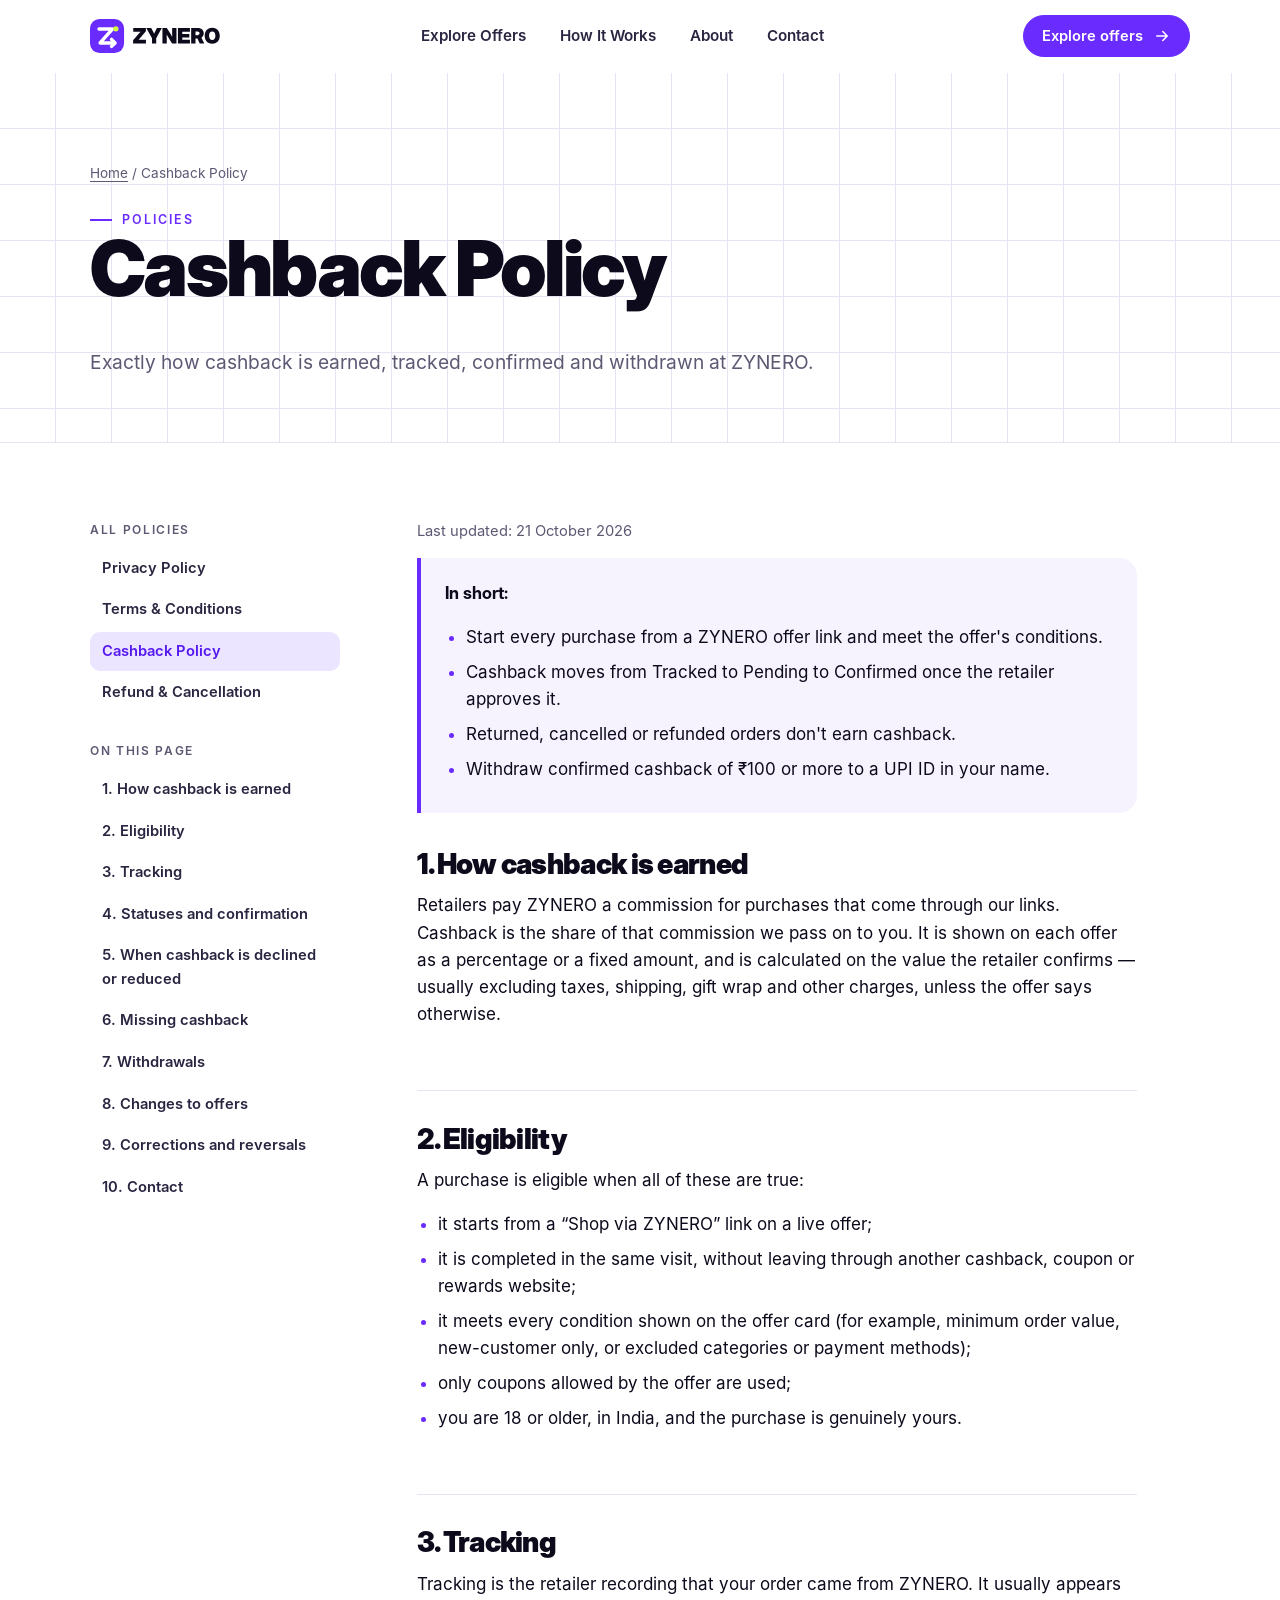
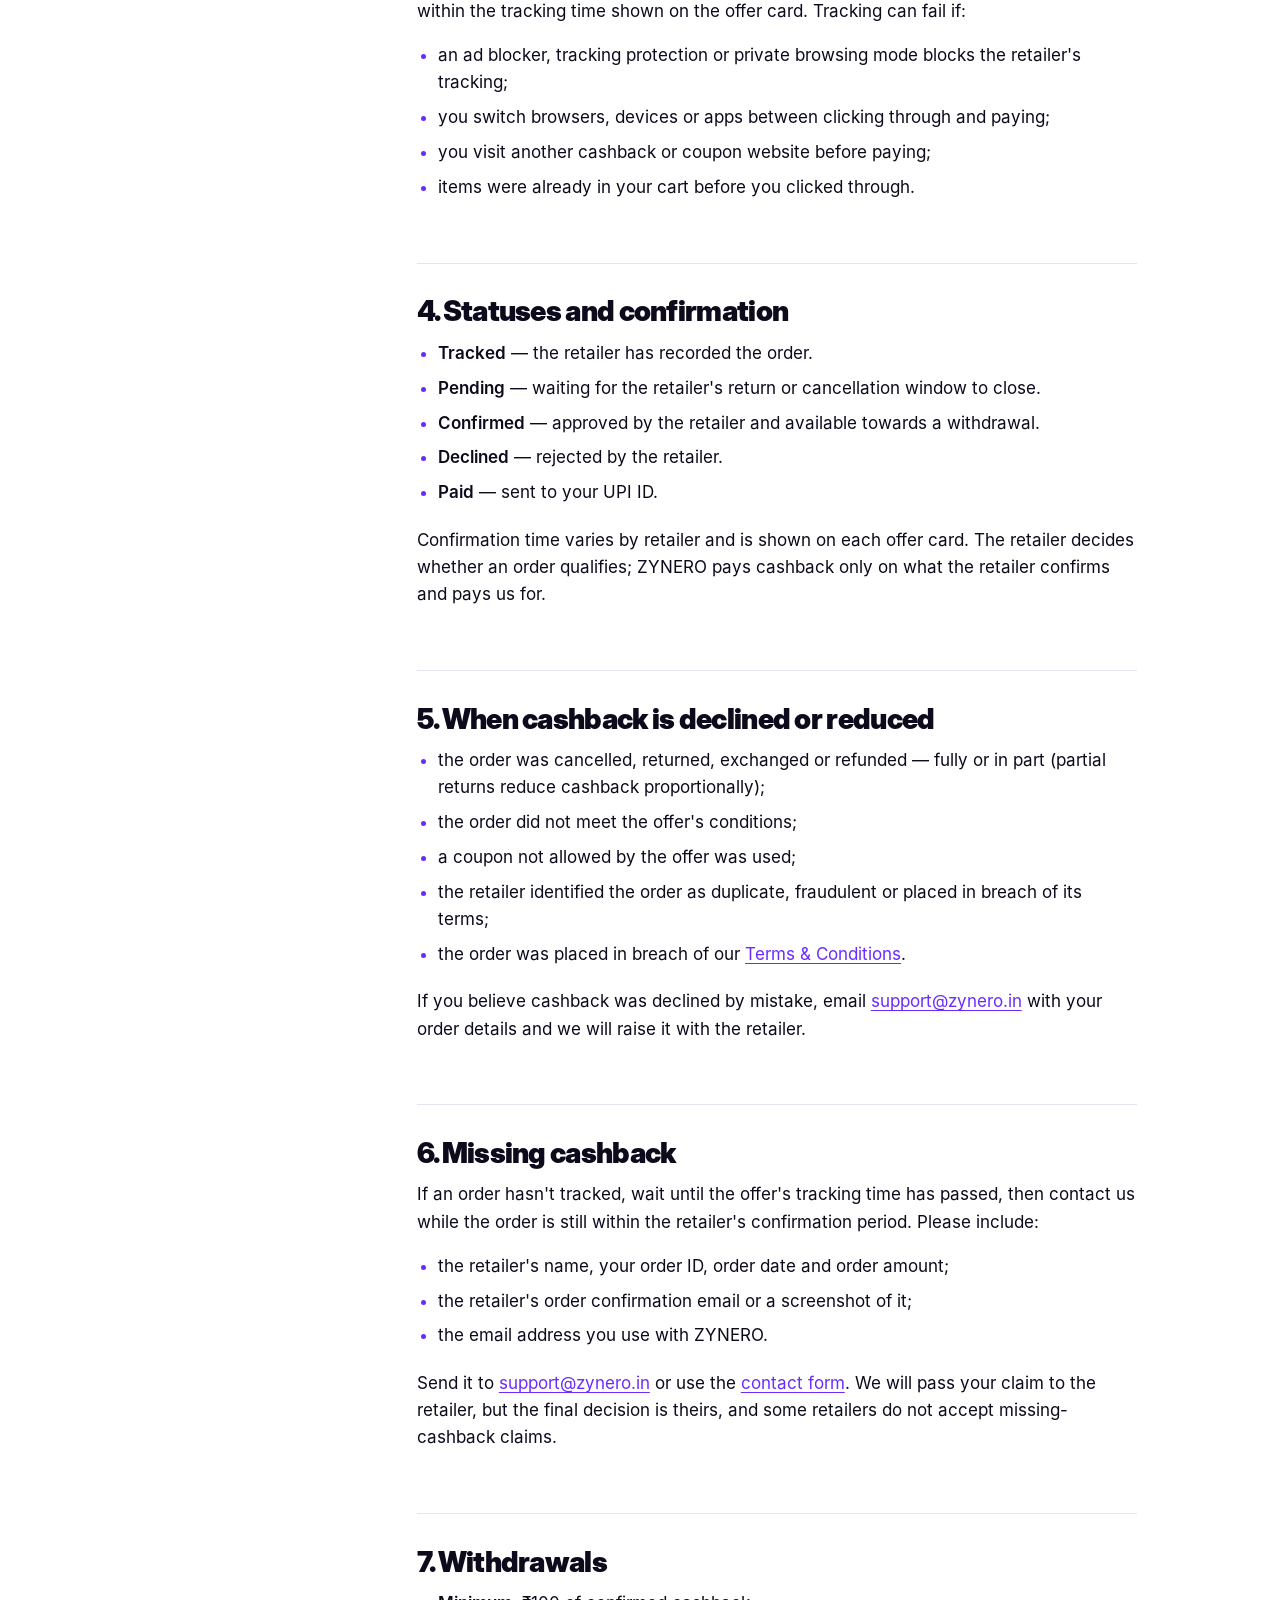
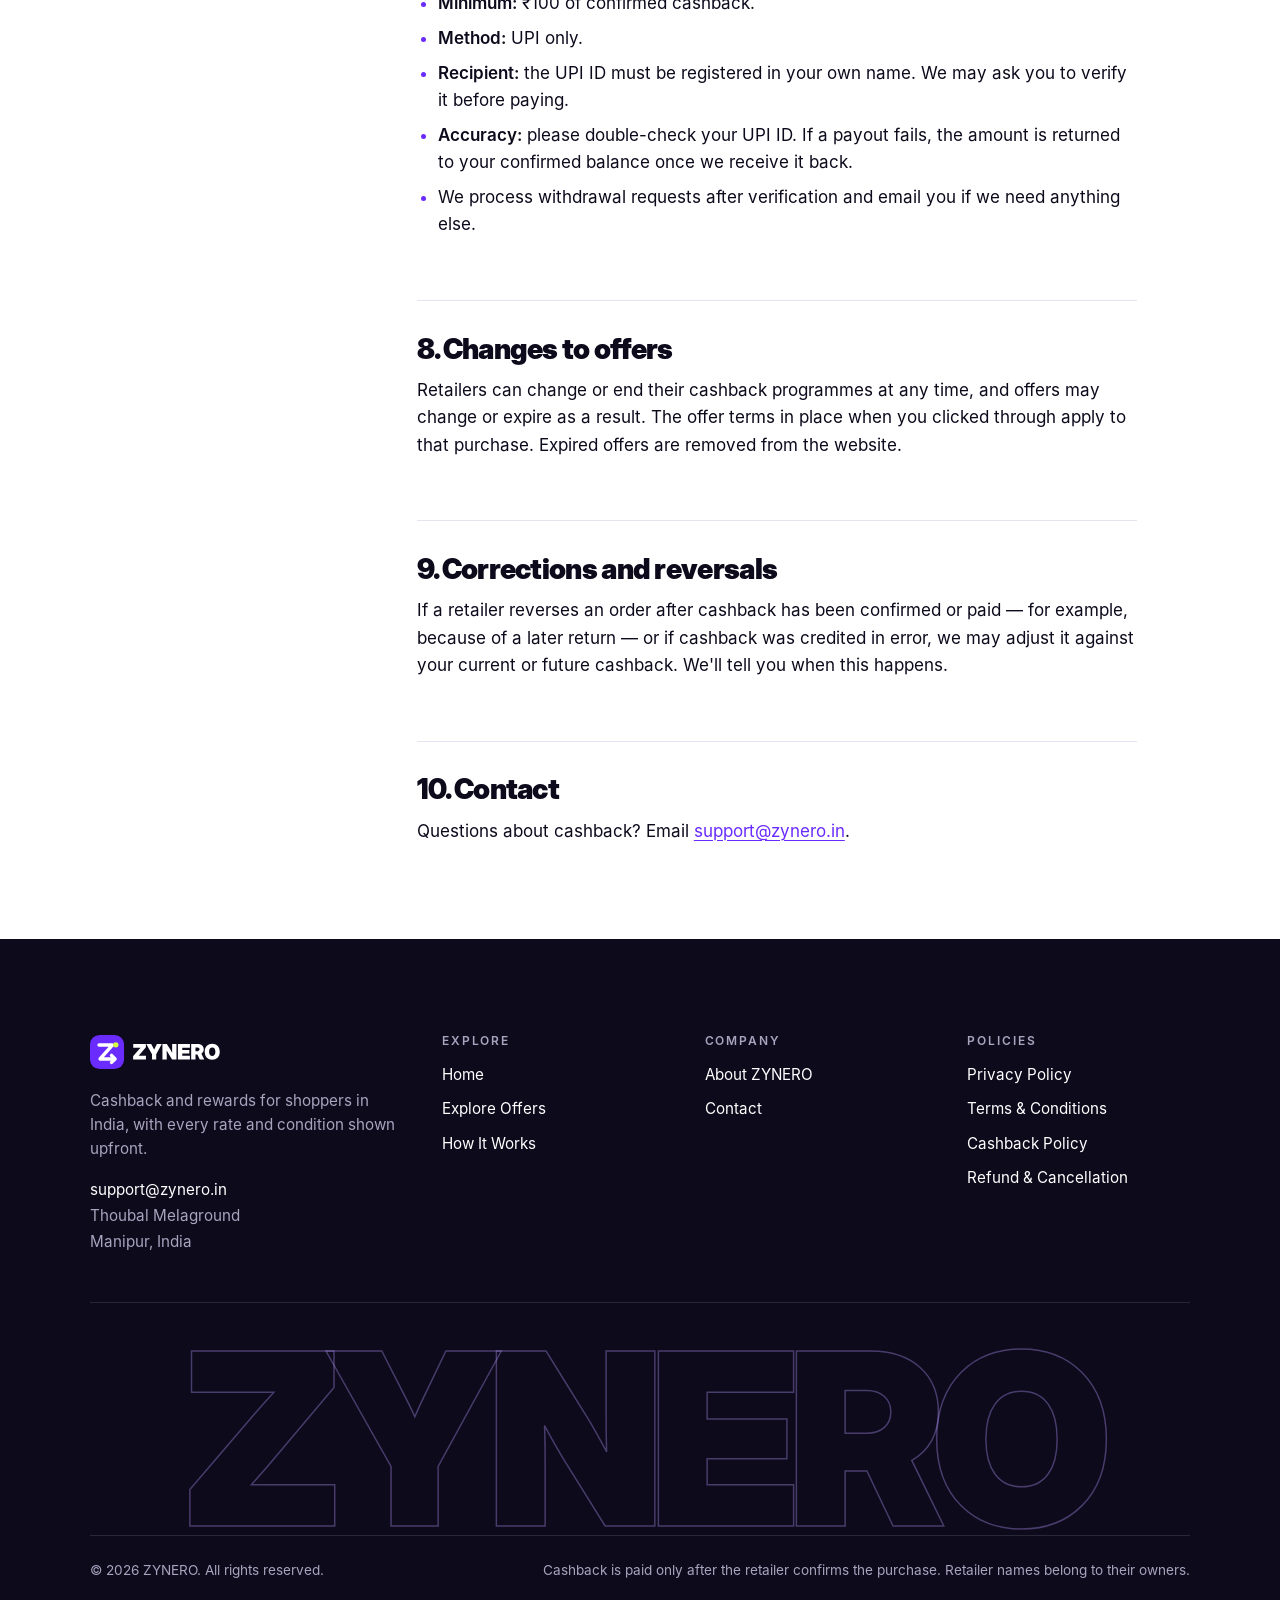
<file: cashback-policy.html>
<!DOCTYPE html>
<html lang="en-IN" class="no-js">
<head>
  <meta charset="utf-8">
  <meta name="viewport" content="width=device-width, initial-scale=1, viewport-fit=cover">
  <title>Cashback Policy — ZYNERO</title>
  <meta name="description" content="ZYNERO cashback eligibility, tracking, confirmation, declined cashback, missing cashback claims and UPI withdrawals from ₹100.">
  <meta name="robots" content="index, follow, max-image-preview:large">
  <link rel="canonical" href="https://zynero.in/cashback-policy.html">
  <meta name="theme-color" content="#6a2bff">
  <meta name="color-scheme" content="light">
  <meta name="referrer" content="strict-origin-when-cross-origin">
  <meta name="format-detection" content="telephone=no">

  <meta property="og:type" content="website">
  <meta property="og:site_name" content="ZYNERO">
  <meta property="og:locale" content="en_IN">
  <meta property="og:title" content="Cashback Policy — ZYNERO">
  <meta property="og:description" content="ZYNERO cashback eligibility, tracking, confirmation, declined cashback, missing cashback claims and UPI withdrawals from ₹100.">
  <meta property="og:url" content="https://zynero.in/cashback-policy.html">
  <meta property="og:image" content="https://zynero.in/assets/img/og-image.png">
  <meta property="og:image:width" content="1200">
  <meta property="og:image:height" content="630">
  <meta property="og:image:alt" content="ZYNERO — cashback and rewards with clear conditions">
  <meta name="twitter:card" content="summary_large_image">
  <meta name="twitter:title" content="Cashback Policy — ZYNERO">
  <meta name="twitter:description" content="ZYNERO cashback eligibility, tracking, confirmation, declined cashback, missing cashback claims and UPI withdrawals from ₹100.">
  <meta name="twitter:image" content="https://zynero.in/assets/img/og-image.png">

  <link rel="icon" href="favicon.ico" sizes="any">
  <link rel="icon" href="assets/img/favicon.svg" type="image/svg+xml">
  <link rel="apple-touch-icon" href="assets/img/apple-touch-icon.png">
  <link rel="manifest" href="site.webmanifest">
  <link rel="stylesheet" href="assets/css/styles.css">
</head>
<body>
<a class="skip-link" href="#main">Skip to content</a>
<header class="site-header">
  <div class="wrap header-inner">
    <a class="brand" href="index.html" aria-label="ZYNERO home">
      <img src="assets/img/logo.svg" alt="ZYNERO" width="248" height="64">
    </a>
    <nav class="primary-nav" aria-label="Main">
        <a href="offers.html">Explore Offers</a>
        <a href="how-it-works.html">How It Works</a>
        <a href="about.html">About</a>
        <a href="contact.html">Contact</a>
    </nav>
    <div class="header-cta">
      <a class="btn btn--violet btn--sm" href="offers.html">Explore offers <svg viewBox="0 0 24 24" fill="none" stroke="currentColor" stroke-width="2" stroke-linecap="round" stroke-linejoin="round" aria-hidden="true" focusable="false"><path d="M5 12h14M13 6l6 6-6 6"/></svg></a>
      <button class="nav-toggle" type="button" aria-expanded="false" aria-controls="mobile-panel" aria-label="Open menu">
        <svg class="icon-open" viewBox="0 0 24 24" fill="none" stroke="currentColor" stroke-width="2" stroke-linecap="round" stroke-linejoin="round" aria-hidden="true" focusable="false"><path d="M4 7h16M4 12h16M4 17h10"/></svg>
        <svg class="icon-close" viewBox="0 0 24 24" fill="none" stroke="currentColor" stroke-width="2" stroke-linecap="round" stroke-linejoin="round" aria-hidden="true" focusable="false"><path d="M6 6l12 12M18 6 6 18"/></svg>
      </button>
    </div>
  </div>
  <nav class="mobile-panel" id="mobile-panel" aria-label="Mobile">
    <a class="m-link" href="index.html">Home <svg viewBox="0 0 24 24" fill="none" stroke="currentColor" stroke-width="2" stroke-linecap="round" stroke-linejoin="round" aria-hidden="true" focusable="false"><path d="M5 12h14M13 6l6 6-6 6"/></svg></a>
    <a class="m-link" href="offers.html">Explore Offers <svg viewBox="0 0 24 24" fill="none" stroke="currentColor" stroke-width="2" stroke-linecap="round" stroke-linejoin="round" aria-hidden="true" focusable="false"><path d="M5 12h14M13 6l6 6-6 6"/></svg></a>
    <a class="m-link" href="how-it-works.html">How It Works <svg viewBox="0 0 24 24" fill="none" stroke="currentColor" stroke-width="2" stroke-linecap="round" stroke-linejoin="round" aria-hidden="true" focusable="false"><path d="M5 12h14M13 6l6 6-6 6"/></svg></a>
    <a class="m-link" href="about.html">About <svg viewBox="0 0 24 24" fill="none" stroke="currentColor" stroke-width="2" stroke-linecap="round" stroke-linejoin="round" aria-hidden="true" focusable="false"><path d="M5 12h14M13 6l6 6-6 6"/></svg></a>
    <a class="m-link" href="contact.html">Contact <svg viewBox="0 0 24 24" fill="none" stroke="currentColor" stroke-width="2" stroke-linecap="round" stroke-linejoin="round" aria-hidden="true" focusable="false"><path d="M5 12h14M13 6l6 6-6 6"/></svg></a>
    <a class="btn btn--violet btn--block" href="offers.html">Explore offers <svg viewBox="0 0 24 24" fill="none" stroke="currentColor" stroke-width="2" stroke-linecap="round" stroke-linejoin="round" aria-hidden="true" focusable="false"><path d="M5 12h14M13 6l6 6-6 6"/></svg></a>
    <div class="m-legal">
      <a href="privacy-policy.html">Privacy Policy</a>
      <a href="terms.html">Terms &amp; Conditions</a>
      <a href="cashback-policy.html">Cashback Policy</a>
      <a href="refund-policy.html">Refund &amp; Cancellation</a>
    </div>
  </nav>
</header>
<main id="main">
  <section class="page-hero grid-bg">
    <div class="wrap">
      <p class="crumbs"><a href="index.html">Home</a> / Cashback Policy</p>
      <span class="kicker">Policies</span>
      <h1>Cashback Policy</h1>
      <p class="lede">Exactly how cashback is earned, tracked, confirmed and withdrawn at ZYNERO.</p>
    </div>
  </section>

  <section class="section section--tight">
    <div class="wrap legal-layout">
      <aside class="legal-nav" aria-label="Policies">
        <p>All policies</p>
        <ul>
          <li><a href="privacy-policy.html">Privacy Policy</a></li>
          <li><a href="terms.html">Terms &amp; Conditions</a></li>
          <li><a href="cashback-policy.html" aria-current="page">Cashback Policy</a></li>
          <li><a href="refund-policy.html">Refund &amp; Cancellation</a></li>
        </ul>
        <div class="legal-nav-sections">
        <p>On this page</p>
        <ul>
          <li><a href="#earning">1. How cashback is earned</a></li>
          <li><a href="#eligibility">2. Eligibility</a></li>
          <li><a href="#tracking">3. Tracking</a></li>
          <li><a href="#statuses">4. Statuses and confirmation</a></li>
          <li><a href="#declined">5. When cashback is declined or reduced</a></li>
          <li><a href="#missing">6. Missing cashback</a></li>
          <li><a href="#withdrawals">7. Withdrawals</a></li>
          <li><a href="#changes-offers">8. Changes to offers</a></li>
          <li><a href="#reversals">9. Corrections and reversals</a></li>
          <li><a href="#contact">10. Contact</a></li>
        </ul>
        </div>
      </aside>
      <article class="prose">
        <p class="meta">Last updated: <time datetime="2026-10-21">21 October 2026</time></p>
        <div class="summary-box">
          <p><strong>In short:</strong></p>
          <ul>
            <li>Start every purchase from a ZYNERO offer link and meet the offer's conditions.</li>
            <li>Cashback moves from Tracked to Pending to Confirmed once the retailer approves it.</li>
            <li>Returned, cancelled or refunded orders don't earn cashback.</li>
            <li>Withdraw confirmed cashback of ₹100 or more to a UPI ID in your name.</li>
          </ul>
        </div>
        <h2 id="earning">1. How cashback is earned</h2>
        <p>Retailers pay ZYNERO a commission for purchases that come through our links. Cashback is the share of that commission we pass on to you. It is shown on each offer as a percentage or a fixed amount, and is calculated on the value the retailer confirms — usually excluding taxes, shipping, gift wrap and other charges, unless the offer says otherwise.</p>
        <h2 id="eligibility">2. Eligibility</h2>
        <p>A purchase is eligible when all of these are true:</p>
        <ul>
          <li>it starts from a “Shop via ZYNERO” link on a live offer;</li>
          <li>it is completed in the same visit, without leaving through another cashback, coupon or rewards website;</li>
          <li>it meets every condition shown on the offer card (for example, minimum order value, new-customer only, or excluded categories or payment methods);</li>
          <li>only coupons allowed by the offer are used;</li>
          <li>you are 18 or older, in India, and the purchase is genuinely yours.</li>
        </ul>
        <h2 id="tracking">3. Tracking</h2>
        <p>Tracking is the retailer recording that your order came from ZYNERO. It usually appears within the tracking time shown on the offer card. Tracking can fail if:</p>
        <ul>
          <li>an ad blocker, tracking protection or private browsing mode blocks the retailer's tracking;</li>
          <li>you switch browsers, devices or apps between clicking through and paying;</li>
          <li>you visit another cashback or coupon website before paying;</li>
          <li>items were already in your cart before you clicked through.</li>
        </ul>
        <h2 id="statuses">4. Statuses and confirmation</h2>
        <ul>
          <li><strong>Tracked</strong> — the retailer has recorded the order.</li>
          <li><strong>Pending</strong> — waiting for the retailer's return or cancellation window to close.</li>
          <li><strong>Confirmed</strong> — approved by the retailer and available towards a withdrawal.</li>
          <li><strong>Declined</strong> — rejected by the retailer.</li>
          <li><strong>Paid</strong> — sent to your UPI ID.</li>
        </ul>
        <p>Confirmation time varies by retailer and is shown on each offer card. The retailer decides whether an order qualifies; ZYNERO pays cashback only on what the retailer confirms and pays us for.</p>
        <h2 id="declined">5. When cashback is declined or reduced</h2>
        <ul>
          <li>the order was cancelled, returned, exchanged or refunded — fully or in part (partial returns reduce cashback proportionally);</li>
          <li>the order did not meet the offer's conditions;</li>
          <li>a coupon not allowed by the offer was used;</li>
          <li>the retailer identified the order as duplicate, fraudulent or placed in breach of its terms;</li>
          <li>the order was placed in breach of our <a href="terms.html">Terms &amp; Conditions</a>.</li>
        </ul>
        <p>If you believe cashback was declined by mistake, email <a href="mailto:support@zynero.in">support@zynero.in</a> with your order details and we will raise it with the retailer.</p>
        <h2 id="missing">6. Missing cashback</h2>
        <p>If an order hasn't tracked, wait until the offer's tracking time has passed, then contact us while the order is still within the retailer's confirmation period. Please include:</p>
        <ul>
          <li>the retailer's name, your order ID, order date and order amount;</li>
          <li>the retailer's order confirmation email or a screenshot of it;</li>
          <li>the email address you use with ZYNERO.</li>
        </ul>
        <p>Send it to <a href="mailto:support@zynero.in">support@zynero.in</a> or use the <a href="contact.html?topic=missing">contact form</a>. We will pass your claim to the retailer, but the final decision is theirs, and some retailers do not accept missing-cashback claims.</p>
        <h2 id="withdrawals">7. Withdrawals</h2>
        <ul>
          <li><strong>Minimum:</strong> ₹100 of confirmed cashback.</li>
          <li><strong>Method:</strong> UPI only.</li>
          <li><strong>Recipient:</strong> the UPI ID must be registered in your own name. We may ask you to verify it before paying.</li>
          <li><strong>Accuracy:</strong> please double-check your UPI ID. If a payout fails, the amount is returned to your confirmed balance once we receive it back.</li>
          <li>We process withdrawal requests after verification and email you if we need anything else.</li>
        </ul>
        <h2 id="changes-offers">8. Changes to offers</h2>
        <p>Retailers can change or end their cashback programmes at any time, and offers may change or expire as a result. The offer terms in place when you clicked through apply to that purchase. Expired offers are removed from the website.</p>
        <h2 id="reversals">9. Corrections and reversals</h2>
        <p>If a retailer reverses an order after cashback has been confirmed or paid — for example, because of a later return — or if cashback was credited in error, we may adjust it against your current or future cashback. We'll tell you when this happens.</p>
        <h2 id="contact">10. Contact</h2>
        <p>Questions about cashback? Email <a href="mailto:support@zynero.in">support@zynero.in</a>.</p>
      </article>
    </div>
  </section>
</main>
<footer class="site-footer">
  <div class="wrap">
    <div class="footer-top">
      <div class="footer-brand">
        <a href="index.html" aria-label="ZYNERO home"><img src="assets/img/logo-light.svg" alt="ZYNERO" width="248" height="64"></a>
        <p>Cashback and rewards for shoppers in India, with every rate and condition shown upfront.</p>
        <address>
          <a href="mailto:support@zynero.in">support@zynero.in</a><br>
          Thoubal Melaground<br>Manipur, India
        </address>
      </div>
      <nav class="footer-col" aria-label="Explore">
        <h2>Explore</h2>
        <ul>
            <li><a href="index.html">Home</a></li>
            <li><a href="offers.html">Explore Offers</a></li>
            <li><a href="how-it-works.html">How It Works</a></li>
        </ul>
      </nav>
      <nav class="footer-col" aria-label="Company">
        <h2>Company</h2>
        <ul>
            <li><a href="about.html">About ZYNERO</a></li>
            <li><a href="contact.html">Contact</a></li>
        </ul>
      </nav>
      <nav class="footer-col" aria-label="Policies">
        <h2>Policies</h2>
        <ul>
            <li><a href="privacy-policy.html">Privacy Policy</a></li>
            <li><a href="terms.html">Terms &amp; Conditions</a></li>
            <li><a href="cashback-policy.html">Cashback Policy</a></li>
            <li><a href="refund-policy.html">Refund &amp; Cancellation</a></li>
        </ul>
      </nav>
    </div>
    <div class="footer-word" aria-hidden="true">ZYNERO</div>
    <div class="footer-bottom">
      <p>&copy; <span data-year>2026</span> ZYNERO. All rights reserved.</p>
      <p>Cashback is paid only after the retailer confirms the purchase. Retailer names belong to their owners.</p>
    </div>
  </div>
</footer>
<script src="assets/js/main.js" defer></script>
</body>
</html>
</file>
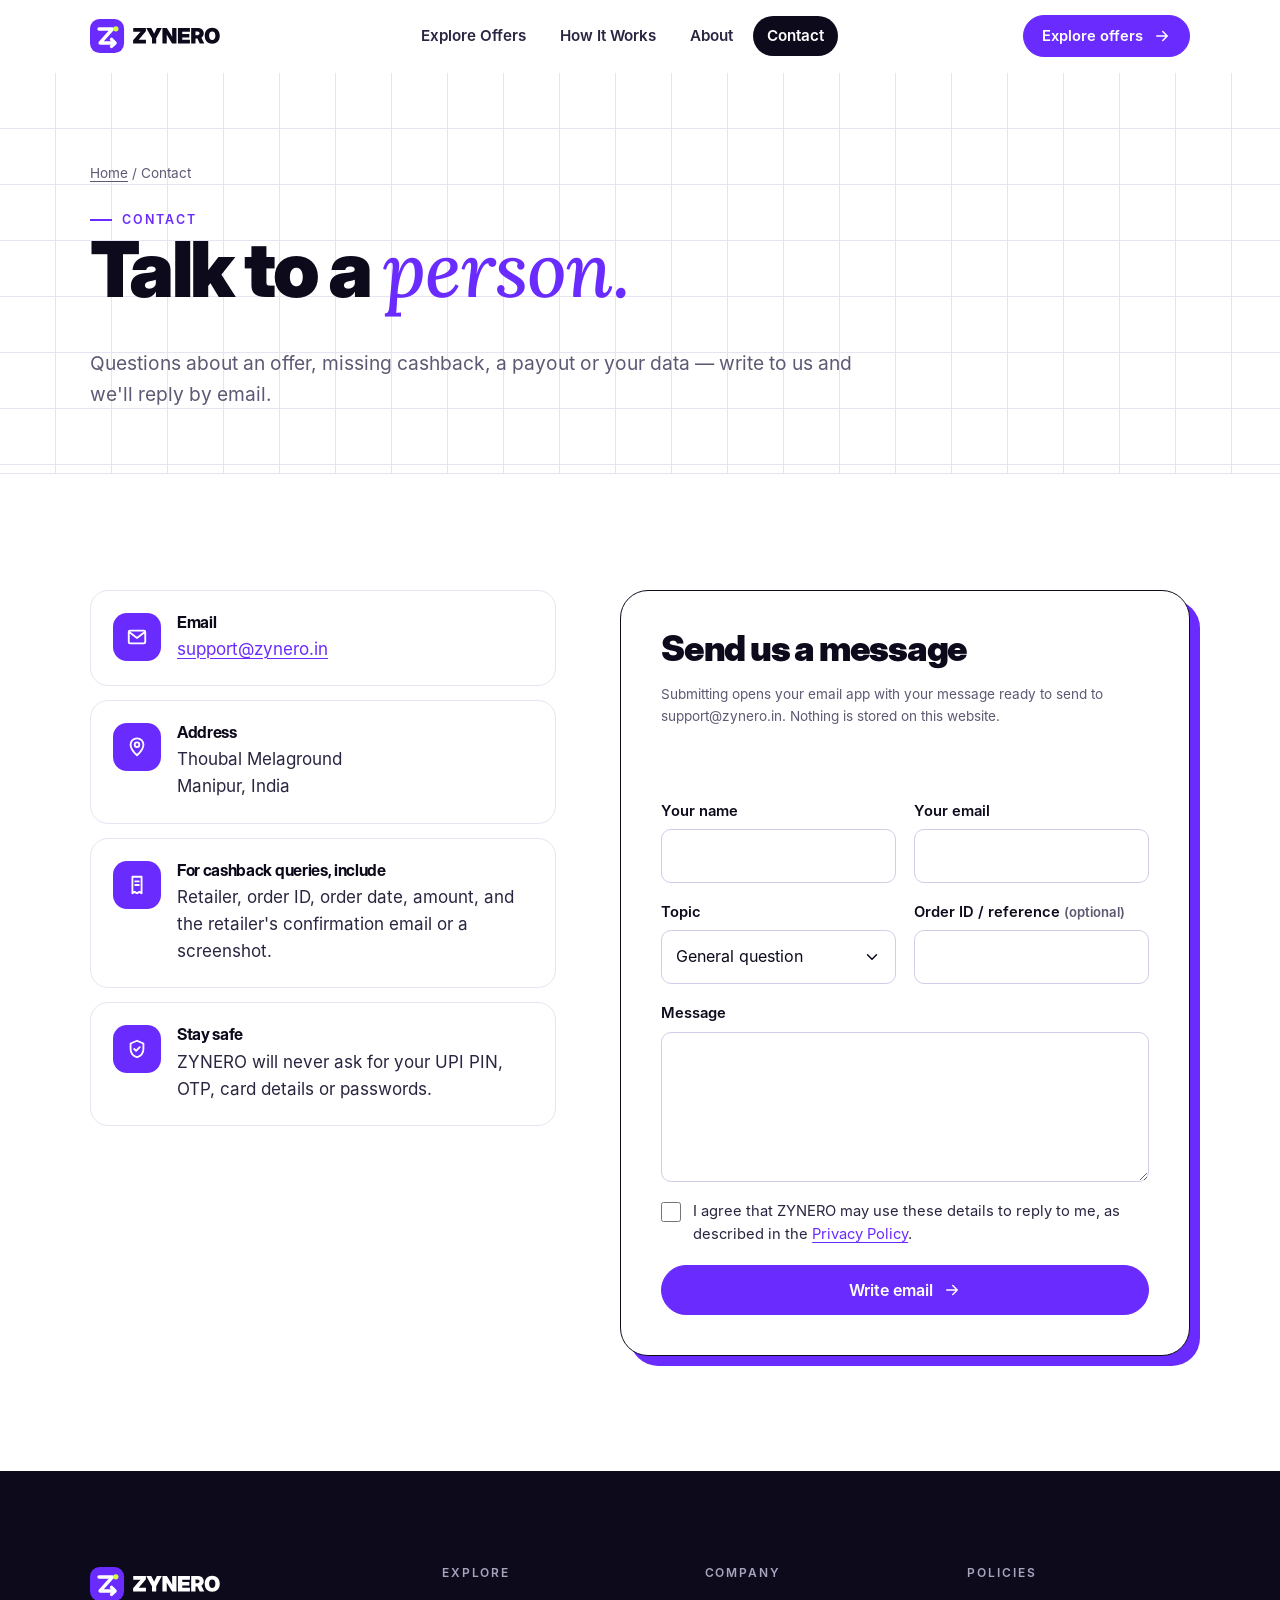
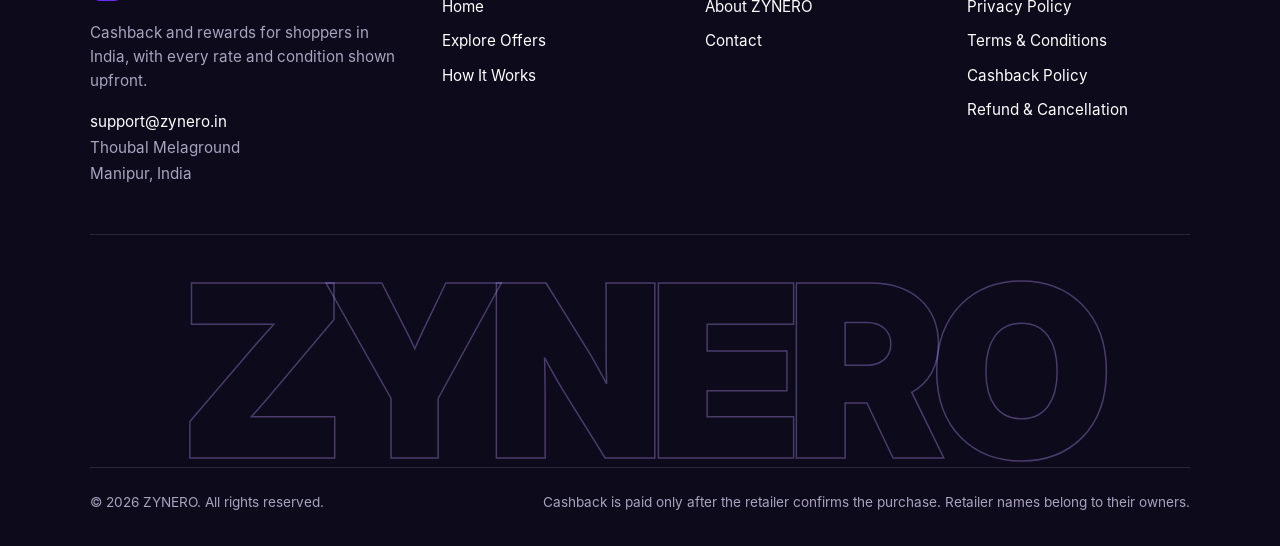
<file: contact.html>
<!DOCTYPE html>
<html lang="en-IN" class="no-js">
<head>
  <meta charset="utf-8">
  <meta name="viewport" content="width=device-width, initial-scale=1, viewport-fit=cover">
  <title>Contact — ZYNERO</title>
  <meta name="description" content="Contact ZYNERO about cashback, withdrawals, missing cashback, store requests or privacy. Email support@zynero.in.">
  <meta name="robots" content="index, follow, max-image-preview:large">
  <link rel="canonical" href="https://zynero.in/contact.html">
  <meta name="theme-color" content="#6a2bff">
  <meta name="color-scheme" content="light">
  <meta name="referrer" content="strict-origin-when-cross-origin">
  <meta name="format-detection" content="telephone=no">

  <meta property="og:type" content="website">
  <meta property="og:site_name" content="ZYNERO">
  <meta property="og:locale" content="en_IN">
  <meta property="og:title" content="Contact — ZYNERO">
  <meta property="og:description" content="Contact ZYNERO about cashback, withdrawals, missing cashback, store requests or privacy. Email support@zynero.in.">
  <meta property="og:url" content="https://zynero.in/contact.html">
  <meta property="og:image" content="https://zynero.in/assets/img/og-image.png">
  <meta property="og:image:width" content="1200">
  <meta property="og:image:height" content="630">
  <meta property="og:image:alt" content="ZYNERO — cashback and rewards with clear conditions">
  <meta name="twitter:card" content="summary_large_image">
  <meta name="twitter:title" content="Contact — ZYNERO">
  <meta name="twitter:description" content="Contact ZYNERO about cashback, withdrawals, missing cashback, store requests or privacy. Email support@zynero.in.">
  <meta name="twitter:image" content="https://zynero.in/assets/img/og-image.png">

  <link rel="icon" href="favicon.ico" sizes="any">
  <link rel="icon" href="assets/img/favicon.svg" type="image/svg+xml">
  <link rel="apple-touch-icon" href="assets/img/apple-touch-icon.png">
  <link rel="manifest" href="site.webmanifest">
  <link rel="stylesheet" href="assets/css/styles.css">
</head>
<body>
<a class="skip-link" href="#main">Skip to content</a>
<header class="site-header">
  <div class="wrap header-inner">
    <a class="brand" href="index.html" aria-label="ZYNERO home">
      <img src="assets/img/logo.svg" alt="ZYNERO" width="248" height="64">
    </a>
    <nav class="primary-nav" aria-label="Main">
        <a href="offers.html">Explore Offers</a>
        <a href="how-it-works.html">How It Works</a>
        <a href="about.html">About</a>
        <a href="contact.html" aria-current="page">Contact</a>
    </nav>
    <div class="header-cta">
      <a class="btn btn--violet btn--sm" href="offers.html">Explore offers <svg viewBox="0 0 24 24" fill="none" stroke="currentColor" stroke-width="2" stroke-linecap="round" stroke-linejoin="round" aria-hidden="true" focusable="false"><path d="M5 12h14M13 6l6 6-6 6"/></svg></a>
      <button class="nav-toggle" type="button" aria-expanded="false" aria-controls="mobile-panel" aria-label="Open menu">
        <svg class="icon-open" viewBox="0 0 24 24" fill="none" stroke="currentColor" stroke-width="2" stroke-linecap="round" stroke-linejoin="round" aria-hidden="true" focusable="false"><path d="M4 7h16M4 12h16M4 17h10"/></svg>
        <svg class="icon-close" viewBox="0 0 24 24" fill="none" stroke="currentColor" stroke-width="2" stroke-linecap="round" stroke-linejoin="round" aria-hidden="true" focusable="false"><path d="M6 6l12 12M18 6 6 18"/></svg>
      </button>
    </div>
  </div>
  <nav class="mobile-panel" id="mobile-panel" aria-label="Mobile">
    <a class="m-link" href="index.html">Home <svg viewBox="0 0 24 24" fill="none" stroke="currentColor" stroke-width="2" stroke-linecap="round" stroke-linejoin="round" aria-hidden="true" focusable="false"><path d="M5 12h14M13 6l6 6-6 6"/></svg></a>
    <a class="m-link" href="offers.html">Explore Offers <svg viewBox="0 0 24 24" fill="none" stroke="currentColor" stroke-width="2" stroke-linecap="round" stroke-linejoin="round" aria-hidden="true" focusable="false"><path d="M5 12h14M13 6l6 6-6 6"/></svg></a>
    <a class="m-link" href="how-it-works.html">How It Works <svg viewBox="0 0 24 24" fill="none" stroke="currentColor" stroke-width="2" stroke-linecap="round" stroke-linejoin="round" aria-hidden="true" focusable="false"><path d="M5 12h14M13 6l6 6-6 6"/></svg></a>
    <a class="m-link" href="about.html">About <svg viewBox="0 0 24 24" fill="none" stroke="currentColor" stroke-width="2" stroke-linecap="round" stroke-linejoin="round" aria-hidden="true" focusable="false"><path d="M5 12h14M13 6l6 6-6 6"/></svg></a>
    <a class="m-link" href="contact.html" aria-current="page">Contact <svg viewBox="0 0 24 24" fill="none" stroke="currentColor" stroke-width="2" stroke-linecap="round" stroke-linejoin="round" aria-hidden="true" focusable="false"><path d="M5 12h14M13 6l6 6-6 6"/></svg></a>
    <a class="btn btn--violet btn--block" href="offers.html">Explore offers <svg viewBox="0 0 24 24" fill="none" stroke="currentColor" stroke-width="2" stroke-linecap="round" stroke-linejoin="round" aria-hidden="true" focusable="false"><path d="M5 12h14M13 6l6 6-6 6"/></svg></a>
    <div class="m-legal">
      <a href="privacy-policy.html">Privacy Policy</a>
      <a href="terms.html">Terms &amp; Conditions</a>
      <a href="cashback-policy.html">Cashback Policy</a>
      <a href="refund-policy.html">Refund &amp; Cancellation</a>
    </div>
  </nav>
</header>
<main id="main">
  <section class="page-hero grid-bg">
    <div class="wrap">
      <p class="crumbs"><a href="index.html">Home</a> / Contact</p>
      <span class="kicker">Contact</span>
      <h1>Talk to a <span class="accent">person.</span></h1>
      <p class="lede">Questions about an offer, missing cashback, a payout or your data — write to us and we'll reply by email.</p>
    </div>
  </section>

  <section class="section">
    <div class="wrap contact-grid">
      <div class="contact-cards">
        <div class="contact-card reveal"><div class="ic"><svg viewBox="0 0 24 24" fill="none" stroke="currentColor" stroke-width="2" stroke-linecap="round" stroke-linejoin="round" aria-hidden="true" focusable="false"><path d="M4.5 5h15A1.5 1.5 0 0 1 21 6.5v11a1.5 1.5 0 0 1-1.5 1.5h-15A1.5 1.5 0 0 1 3 17.5v-11A1.5 1.5 0 0 1 4.5 5z M3.5 6.5 12 13l8.5-6.5"/></svg></div><div><h3>Email</h3><p><a href="mailto:support@zynero.in">support@zynero.in</a></p></div></div>
        <div class="contact-card reveal"><div class="ic"><svg viewBox="0 0 24 24" fill="none" stroke="currentColor" stroke-width="2" stroke-linecap="round" stroke-linejoin="round" aria-hidden="true" focusable="false"><path d="M12 21s-7-6.2-7-11.5a7 7 0 0 1 14 0C19 14.8 12 21 12 21z M14.5 9.5a2.5 2.5 0 1 1-5 0 2.5 2.5 0 0 1 5 0z"/></svg></div><div><h3>Address</h3><address><p>Thoubal Melaground<br>Manipur, India</p></address></div></div>
        <div class="contact-card reveal"><div class="ic"><svg viewBox="0 0 24 24" fill="none" stroke="currentColor" stroke-width="2" stroke-linecap="round" stroke-linejoin="round" aria-hidden="true" focusable="false"><path d="M7 3h10v18l-2.5-1.5L12 21l-2.5-1.5L7 21V3z M10 8h4 M10 12h4"/></svg></div><div><h3>For cashback queries, include</h3><p>Retailer, order ID, order date, amount, and the retailer's confirmation email or a screenshot.</p></div></div>
        <div class="contact-card reveal"><div class="ic"><svg viewBox="0 0 24 24" fill="none" stroke="currentColor" stroke-width="2" stroke-linecap="round" stroke-linejoin="round" aria-hidden="true" focusable="false"><path d="M12 3l7 3v6c0 4.4-3 7.6-7 9-4-1.4-7-4.6-7-9V6l7-3z M9 12l2 2 4-4"/></svg></div><div><h3>Stay safe</h3><p>ZYNERO will never ask for your UPI PIN, OTP, card details or passwords.</p></div></div>
      </div>

      <div class="form-card reveal">
        <h2>Send us a message</h2>
        <p class="form-note">Submitting opens your email app with your message ready to send to support@zynero.in. Nothing is stored on this website.</p>
        <form id="contact-form" class="mt-l" novalidate>
          <div class="form-grid">
            <div class="field">
              <label for="name">Your name</label>
              <input id="name" name="name" type="text" autocomplete="name" required maxlength="80">
              <span class="error" role="alert">Please enter your name.</span>
            </div>
            <div class="field">
              <label for="email">Your email</label>
              <input id="email" name="email" type="email" autocomplete="email" inputmode="email" required maxlength="120">
              <span class="error" role="alert">Please enter a valid email address.</span>
            </div>
            <div class="field">
              <label for="topic">Topic</label>
              <select id="topic" name="topic" required>
                <option value="general">General question</option>
                <option value="missing">Missing cashback</option>
                <option value="withdrawal">Withdrawal / payout</option>
                <option value="declined">Declined cashback</option>
                <option value="store">Request a store</option>
                <option value="partnership">Retailer partnership</option>
                <option value="privacy">Privacy or data request</option>
              </select>
              <span class="error" role="alert">Please choose a topic.</span>
            </div>
            <div class="field">
              <label for="reference">Order ID / reference <span class="hint">(optional)</span></label>
              <input id="reference" name="reference" type="text" maxlength="80" autocomplete="off">
            </div>
            <div class="field field--full">
              <label for="message">Message</label>
              <textarea id="message" name="message" required minlength="10" maxlength="1500"></textarea>
              <span class="error" role="alert">Please write at least a short message (10+ characters).</span>
            </div>
            <div class="field--full consent">
              <input id="consent" name="consent" type="checkbox" required>
              <label for="consent">I agree that ZYNERO may use these details to reply to me, as described in the <a href="privacy-policy.html">Privacy Policy</a>.</label>
            </div>
            <div class="field--full">
              <button class="btn btn--violet btn--block" type="submit">Write email <svg viewBox="0 0 24 24" fill="none" stroke="currentColor" stroke-width="2" stroke-linecap="round" stroke-linejoin="round" aria-hidden="true" focusable="false"><path d="M5 12h14M13 6l6 6-6 6"/></svg></button>
            </div>
            <p class="form-status field--full" id="form-status" role="status" aria-live="polite"></p>
          </div>
        </form>
      </div>
    </div>
  </section>
</main>
<footer class="site-footer">
  <div class="wrap">
    <div class="footer-top">
      <div class="footer-brand">
        <a href="index.html" aria-label="ZYNERO home"><img src="assets/img/logo-light.svg" alt="ZYNERO" width="248" height="64"></a>
        <p>Cashback and rewards for shoppers in India, with every rate and condition shown upfront.</p>
        <address>
          <a href="mailto:support@zynero.in">support@zynero.in</a><br>
          Thoubal Melaground<br>Manipur, India
        </address>
      </div>
      <nav class="footer-col" aria-label="Explore">
        <h2>Explore</h2>
        <ul>
            <li><a href="index.html">Home</a></li>
            <li><a href="offers.html">Explore Offers</a></li>
            <li><a href="how-it-works.html">How It Works</a></li>
        </ul>
      </nav>
      <nav class="footer-col" aria-label="Company">
        <h2>Company</h2>
        <ul>
            <li><a href="about.html">About ZYNERO</a></li>
            <li><a href="contact.html">Contact</a></li>
        </ul>
      </nav>
      <nav class="footer-col" aria-label="Policies">
        <h2>Policies</h2>
        <ul>
            <li><a href="privacy-policy.html">Privacy Policy</a></li>
            <li><a href="terms.html">Terms &amp; Conditions</a></li>
            <li><a href="cashback-policy.html">Cashback Policy</a></li>
            <li><a href="refund-policy.html">Refund &amp; Cancellation</a></li>
        </ul>
      </nav>
    </div>
    <div class="footer-word" aria-hidden="true">ZYNERO</div>
    <div class="footer-bottom">
      <p>&copy; <span data-year>2026</span> ZYNERO. All rights reserved.</p>
      <p>Cashback is paid only after the retailer confirms the purchase. Retailer names belong to their owners.</p>
    </div>
  </div>
</footer>
<script src="assets/js/main.js" defer></script>
</body>
</html>
</file>
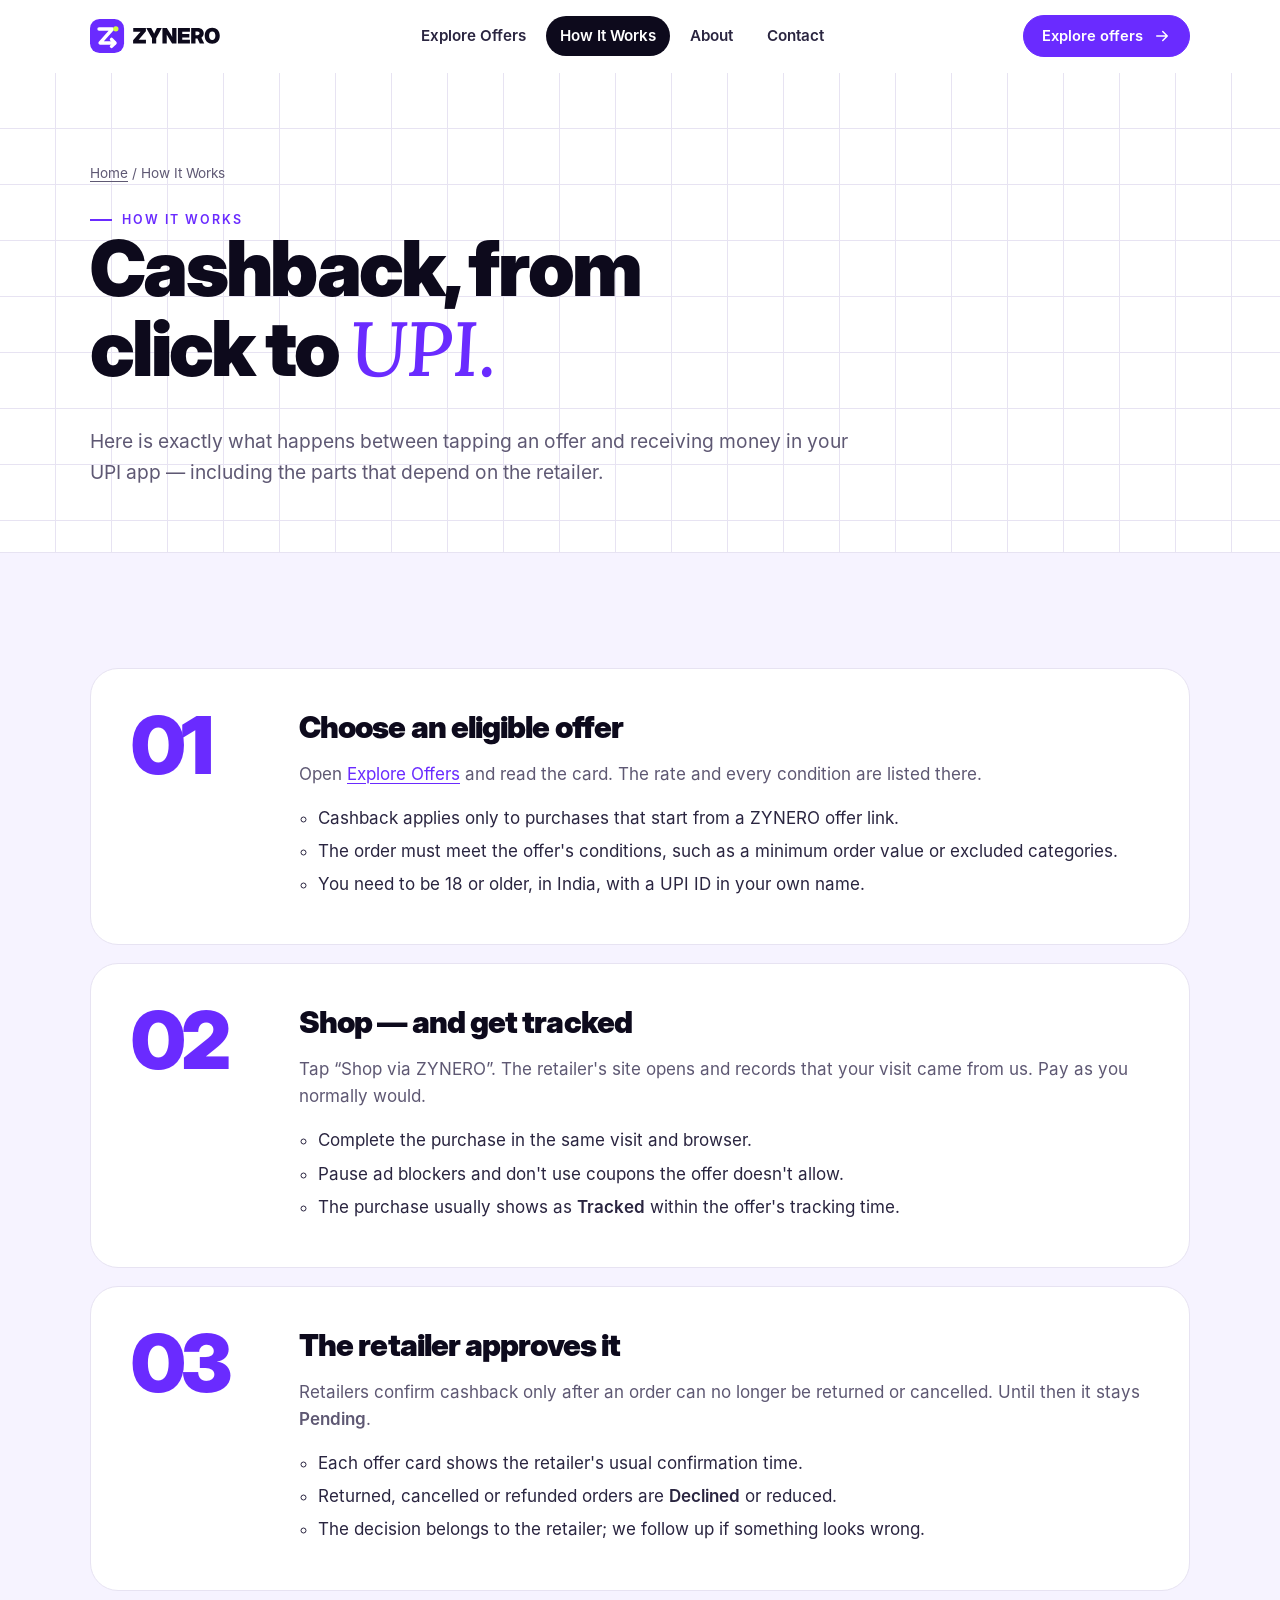
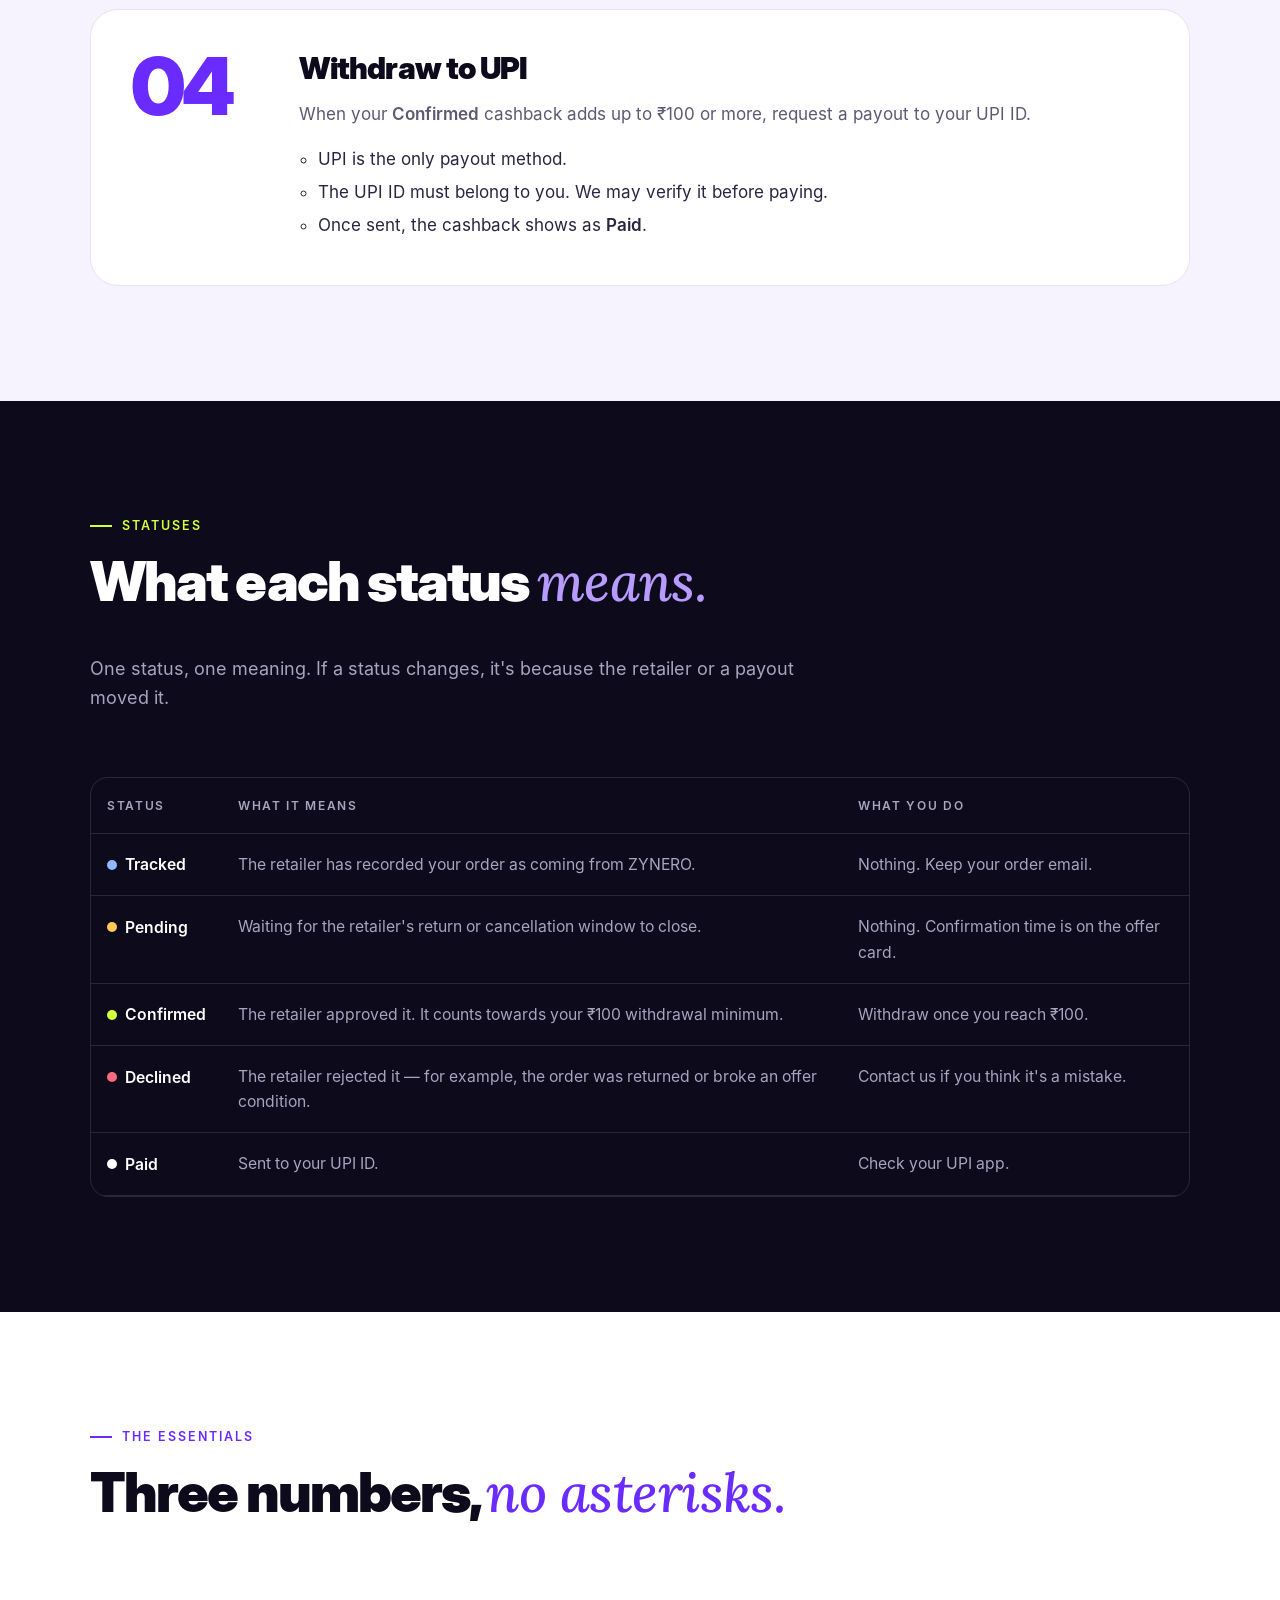
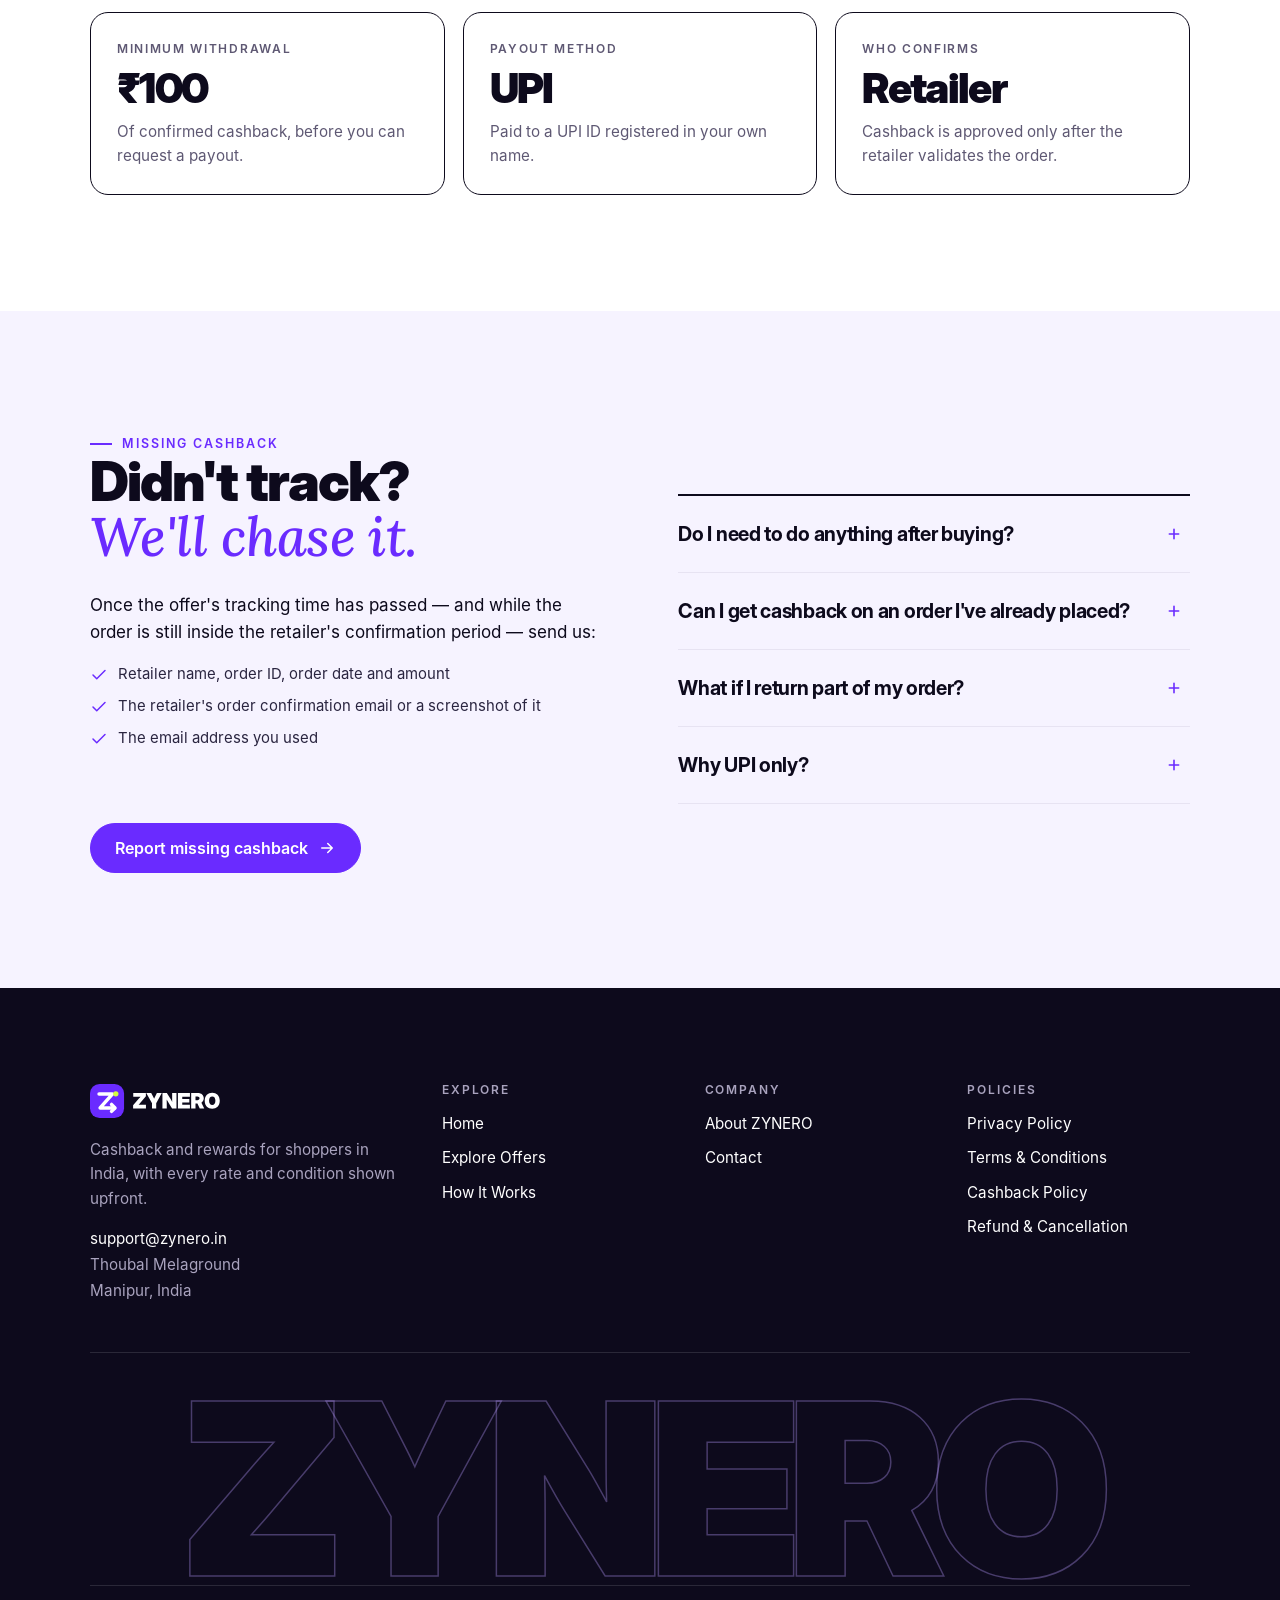
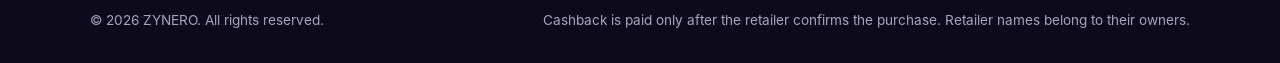
<file: how-it-works.html>
<!DOCTYPE html>
<html lang="en-IN" class="no-js">
<head>
  <meta charset="utf-8">
  <meta name="viewport" content="width=device-width, initial-scale=1, viewport-fit=cover">
  <title>How It Works — ZYNERO</title>
  <meta name="description" content="How ZYNERO cashback works: eligibility, tracking, retailer confirmation, statuses and UPI withdrawals from ₹100.">
  <meta name="robots" content="index, follow, max-image-preview:large">
  <link rel="canonical" href="https://zynero.in/how-it-works.html">
  <meta name="theme-color" content="#6a2bff">
  <meta name="color-scheme" content="light">
  <meta name="referrer" content="strict-origin-when-cross-origin">
  <meta name="format-detection" content="telephone=no">

  <meta property="og:type" content="website">
  <meta property="og:site_name" content="ZYNERO">
  <meta property="og:locale" content="en_IN">
  <meta property="og:title" content="How It Works — ZYNERO">
  <meta property="og:description" content="How ZYNERO cashback works: eligibility, tracking, retailer confirmation, statuses and UPI withdrawals from ₹100.">
  <meta property="og:url" content="https://zynero.in/how-it-works.html">
  <meta property="og:image" content="https://zynero.in/assets/img/og-image.png">
  <meta property="og:image:width" content="1200">
  <meta property="og:image:height" content="630">
  <meta property="og:image:alt" content="ZYNERO — cashback and rewards with clear conditions">
  <meta name="twitter:card" content="summary_large_image">
  <meta name="twitter:title" content="How It Works — ZYNERO">
  <meta name="twitter:description" content="How ZYNERO cashback works: eligibility, tracking, retailer confirmation, statuses and UPI withdrawals from ₹100.">
  <meta name="twitter:image" content="https://zynero.in/assets/img/og-image.png">

  <link rel="icon" href="favicon.ico" sizes="any">
  <link rel="icon" href="assets/img/favicon.svg" type="image/svg+xml">
  <link rel="apple-touch-icon" href="assets/img/apple-touch-icon.png">
  <link rel="manifest" href="site.webmanifest">
  <link rel="stylesheet" href="assets/css/styles.css">
  <script type="application/ld+json">{"@context": "https://schema.org", "@type": "FAQPage", "mainEntity": [{"@type": "Question", "name": "Do I need to do anything after buying?", "acceptedAnswer": {"@type": "Answer", "text": "No. Keep your order confirmation email and wait for the status to move. If nothing has tracked once the offer's tracking time has passed, contact us."}}, {"@type": "Question", "name": "Can I get cashback on an order I've already placed?", "acceptedAnswer": {"@type": "Answer", "text": "No. Cashback only applies to purchases that start from a ZYNERO offer link, because that is how the retailer knows the order came through us."}}, {"@type": "Question", "name": "What if I return part of my order?", "acceptedAnswer": {"@type": "Answer", "text": "Cashback is recalculated on the part you keep. Returned, cancelled or refunded items don't earn cashback."}}, {"@type": "Question", "name": "Why UPI only?", "acceptedAnswer": {"@type": "Answer", "text": "UPI is instant, widely used across India and lets us send payouts directly to an ID in your name, with no card or bank details shared on our side."}}]}</script>
</head>
<body>
<a class="skip-link" href="#main">Skip to content</a>
<header class="site-header">
  <div class="wrap header-inner">
    <a class="brand" href="index.html" aria-label="ZYNERO home">
      <img src="assets/img/logo.svg" alt="ZYNERO" width="248" height="64">
    </a>
    <nav class="primary-nav" aria-label="Main">
        <a href="offers.html">Explore Offers</a>
        <a href="how-it-works.html" aria-current="page">How It Works</a>
        <a href="about.html">About</a>
        <a href="contact.html">Contact</a>
    </nav>
    <div class="header-cta">
      <a class="btn btn--violet btn--sm" href="offers.html">Explore offers <svg viewBox="0 0 24 24" fill="none" stroke="currentColor" stroke-width="2" stroke-linecap="round" stroke-linejoin="round" aria-hidden="true" focusable="false"><path d="M5 12h14M13 6l6 6-6 6"/></svg></a>
      <button class="nav-toggle" type="button" aria-expanded="false" aria-controls="mobile-panel" aria-label="Open menu">
        <svg class="icon-open" viewBox="0 0 24 24" fill="none" stroke="currentColor" stroke-width="2" stroke-linecap="round" stroke-linejoin="round" aria-hidden="true" focusable="false"><path d="M4 7h16M4 12h16M4 17h10"/></svg>
        <svg class="icon-close" viewBox="0 0 24 24" fill="none" stroke="currentColor" stroke-width="2" stroke-linecap="round" stroke-linejoin="round" aria-hidden="true" focusable="false"><path d="M6 6l12 12M18 6 6 18"/></svg>
      </button>
    </div>
  </div>
  <nav class="mobile-panel" id="mobile-panel" aria-label="Mobile">
    <a class="m-link" href="index.html">Home <svg viewBox="0 0 24 24" fill="none" stroke="currentColor" stroke-width="2" stroke-linecap="round" stroke-linejoin="round" aria-hidden="true" focusable="false"><path d="M5 12h14M13 6l6 6-6 6"/></svg></a>
    <a class="m-link" href="offers.html">Explore Offers <svg viewBox="0 0 24 24" fill="none" stroke="currentColor" stroke-width="2" stroke-linecap="round" stroke-linejoin="round" aria-hidden="true" focusable="false"><path d="M5 12h14M13 6l6 6-6 6"/></svg></a>
    <a class="m-link" href="how-it-works.html" aria-current="page">How It Works <svg viewBox="0 0 24 24" fill="none" stroke="currentColor" stroke-width="2" stroke-linecap="round" stroke-linejoin="round" aria-hidden="true" focusable="false"><path d="M5 12h14M13 6l6 6-6 6"/></svg></a>
    <a class="m-link" href="about.html">About <svg viewBox="0 0 24 24" fill="none" stroke="currentColor" stroke-width="2" stroke-linecap="round" stroke-linejoin="round" aria-hidden="true" focusable="false"><path d="M5 12h14M13 6l6 6-6 6"/></svg></a>
    <a class="m-link" href="contact.html">Contact <svg viewBox="0 0 24 24" fill="none" stroke="currentColor" stroke-width="2" stroke-linecap="round" stroke-linejoin="round" aria-hidden="true" focusable="false"><path d="M5 12h14M13 6l6 6-6 6"/></svg></a>
    <a class="btn btn--violet btn--block" href="offers.html">Explore offers <svg viewBox="0 0 24 24" fill="none" stroke="currentColor" stroke-width="2" stroke-linecap="round" stroke-linejoin="round" aria-hidden="true" focusable="false"><path d="M5 12h14M13 6l6 6-6 6"/></svg></a>
    <div class="m-legal">
      <a href="privacy-policy.html">Privacy Policy</a>
      <a href="terms.html">Terms &amp; Conditions</a>
      <a href="cashback-policy.html">Cashback Policy</a>
      <a href="refund-policy.html">Refund &amp; Cancellation</a>
    </div>
  </nav>
</header>
<main id="main">
  <section class="page-hero grid-bg">
    <div class="wrap">
      <p class="crumbs"><a href="index.html">Home</a> / How It Works</p>
      <span class="kicker">How it works</span>
      <h1>Cashback, from click to <span class="accent">UPI.</span></h1>
      <p class="lede">Here is exactly what happens between tapping an offer and receiving money in your UPI app — including the parts that depend on the retailer.</p>
    </div>
  </section>

  <section class="section section--mist">
    <div class="wrap">
      <ol class="timeline">
        <li class="reveal">
          <div class="t-num">01</div>
          <div>
            <h3>Choose an eligible offer</h3>
            <p>Open <a href="offers.html">Explore Offers</a> and read the card. The rate and every condition are listed there.</p>
            <ul>
              <li>Cashback applies only to purchases that start from a ZYNERO offer link.</li>
              <li>The order must meet the offer's conditions, such as a minimum order value or excluded categories.</li>
              <li>You need to be 18 or older, in India, with a UPI ID in your own name.</li>
            </ul>
          </div>
        </li>
        <li class="reveal">
          <div class="t-num">02</div>
          <div>
            <h3>Shop — and get tracked</h3>
            <p>Tap “Shop via ZYNERO”. The retailer's site opens and records that your visit came from us. Pay as you normally would.</p>
            <ul>
              <li>Complete the purchase in the same visit and browser.</li>
              <li>Pause ad blockers and don't use coupons the offer doesn't allow.</li>
              <li>The purchase usually shows as <strong>Tracked</strong> within the offer's tracking time.</li>
            </ul>
          </div>
        </li>
        <li class="reveal">
          <div class="t-num">03</div>
          <div>
            <h3>The retailer approves it</h3>
            <p>Retailers confirm cashback only after an order can no longer be returned or cancelled. Until then it stays <strong>Pending</strong>.</p>
            <ul>
              <li>Each offer card shows the retailer's usual confirmation time.</li>
              <li>Returned, cancelled or refunded orders are <strong>Declined</strong> or reduced.</li>
              <li>The decision belongs to the retailer; we follow up if something looks wrong.</li>
            </ul>
          </div>
        </li>
        <li class="reveal">
          <div class="t-num">04</div>
          <div>
            <h3>Withdraw to UPI</h3>
            <p>When your <strong>Confirmed</strong> cashback adds up to ₹100 or more, request a payout to your UPI ID.</p>
            <ul>
              <li>UPI is the only payout method.</li>
              <li>The UPI ID must belong to you. We may verify it before paying.</li>
              <li>Once sent, the cashback shows as <strong>Paid</strong>.</li>
            </ul>
          </div>
        </li>
      </ol>
    </div>
  </section>

  <section class="section section--ink">
    <div class="wrap">
      <div class="section-head reveal">
        <span class="kicker">Statuses</span>
        <h2>What each status <span class="accent">means.</span></h2>
        <p>One status, one meaning. If a status changes, it's because the retailer or a payout moved it.</p>
      </div>
      <div class="table-scroll reveal">
        <table class="status-table">
          <thead><tr><th scope="col">Status</th><th scope="col">What it means</th><th scope="col">What you do</th></tr></thead>
          <tbody>
            <tr><td><span class="status-pill s-tracked">Tracked</span></td><td>The retailer has recorded your order as coming from ZYNERO.</td><td>Nothing. Keep your order email.</td></tr>
            <tr><td><span class="status-pill s-pending">Pending</span></td><td>Waiting for the retailer's return or cancellation window to close.</td><td>Nothing. Confirmation time is on the offer card.</td></tr>
            <tr><td><span class="status-pill s-confirmed">Confirmed</span></td><td>The retailer approved it. It counts towards your ₹100 withdrawal minimum.</td><td>Withdraw once you reach ₹100.</td></tr>
            <tr><td><span class="status-pill s-declined">Declined</span></td><td>The retailer rejected it — for example, the order was returned or broke an offer condition.</td><td>Contact us if you think it's a mistake.</td></tr>
            <tr><td><span class="status-pill s-paid">Paid</span></td><td>Sent to your UPI ID.</td><td>Check your UPI app.</td></tr>
          </tbody>
        </table>
      </div>
    </div>
  </section>

  <section class="section">
    <div class="wrap">
      <div class="section-head reveal">
        <span class="kicker">The essentials</span>
        <h2>Three numbers, <span class="accent">no asterisks.</span></h2>
      </div>
      <div class="facts">
        <div class="fact reveal"><div class="label">Minimum withdrawal</div><div class="value">₹100</div><p>Of confirmed cashback, before you can request a payout.</p></div>
        <div class="fact reveal"><div class="label">Payout method</div><div class="value">UPI</div><p>Paid to a UPI ID registered in your own name.</p></div>
        <div class="fact reveal"><div class="label">Who confirms</div><div class="value">Retailer</div><p>Cashback is approved only after the retailer validates the order.</p></div>
      </div>
    </div>
  </section>

  <section class="section section--mist">
    <div class="wrap split">
      <div class="reveal">
        <span class="kicker">Missing cashback</span>
        <h2>Didn't track? <span class="accent">We'll chase it.</span></h2>
        <p>Once the offer's tracking time has passed — and while the order is still inside the retailer's confirmation period — send us:</p>
        <ul class="offer-terms">
          <li><svg viewBox="0 0 24 24" fill="none" stroke="currentColor" stroke-width="2" stroke-linecap="round" stroke-linejoin="round" aria-hidden="true" focusable="false"><path d="M20 6 9 17l-5-5"/></svg><span>Retailer name, order ID, order date and amount</span></li>
          <li><svg viewBox="0 0 24 24" fill="none" stroke="currentColor" stroke-width="2" stroke-linecap="round" stroke-linejoin="round" aria-hidden="true" focusable="false"><path d="M20 6 9 17l-5-5"/></svg><span>The retailer's order confirmation email or a screenshot of it</span></li>
          <li><svg viewBox="0 0 24 24" fill="none" stroke="currentColor" stroke-width="2" stroke-linecap="round" stroke-linejoin="round" aria-hidden="true" focusable="false"><path d="M20 6 9 17l-5-5"/></svg><span>The email address you used</span></li>
        </ul>
        <div class="btn-row mt-l"><a class="btn btn--violet" href="contact.html?topic=missing">Report missing cashback <svg viewBox="0 0 24 24" fill="none" stroke="currentColor" stroke-width="2" stroke-linecap="round" stroke-linejoin="round" aria-hidden="true" focusable="false"><path d="M5 12h14M13 6l6 6-6 6"/></svg></a></div>
      </div>
      <div class="faq">
        <details>
          <summary>Do I need to do anything after buying?</summary>
          <div class="faq-body"><p>No. Keep your order confirmation email and wait for the status to move. If nothing has tracked once the offer's tracking time has passed, <a href="contact.html?topic=missing">contact us</a>.</p></div>
        </details>
        <details>
          <summary>Can I get cashback on an order I&#x27;ve already placed?</summary>
          <div class="faq-body"><p>No. Cashback only applies to purchases that start from a ZYNERO offer link, because that is how the retailer knows the order came through us.</p></div>
        </details>
        <details>
          <summary>What if I return part of my order?</summary>
          <div class="faq-body"><p>Cashback is recalculated on the part you keep. Returned, cancelled or refunded items don't earn cashback.</p></div>
        </details>
        <details>
          <summary>Why UPI only?</summary>
          <div class="faq-body"><p>UPI is instant, widely used across India and lets us send payouts directly to an ID in your name, with no card or bank details shared on our side.</p></div>
        </details>
      </div>
    </div>
  </section>
</main>
<footer class="site-footer">
  <div class="wrap">
    <div class="footer-top">
      <div class="footer-brand">
        <a href="index.html" aria-label="ZYNERO home"><img src="assets/img/logo-light.svg" alt="ZYNERO" width="248" height="64"></a>
        <p>Cashback and rewards for shoppers in India, with every rate and condition shown upfront.</p>
        <address>
          <a href="mailto:support@zynero.in">support@zynero.in</a><br>
          Thoubal Melaground<br>Manipur, India
        </address>
      </div>
      <nav class="footer-col" aria-label="Explore">
        <h2>Explore</h2>
        <ul>
            <li><a href="index.html">Home</a></li>
            <li><a href="offers.html">Explore Offers</a></li>
            <li><a href="how-it-works.html">How It Works</a></li>
        </ul>
      </nav>
      <nav class="footer-col" aria-label="Company">
        <h2>Company</h2>
        <ul>
            <li><a href="about.html">About ZYNERO</a></li>
            <li><a href="contact.html">Contact</a></li>
        </ul>
      </nav>
      <nav class="footer-col" aria-label="Policies">
        <h2>Policies</h2>
        <ul>
            <li><a href="privacy-policy.html">Privacy Policy</a></li>
            <li><a href="terms.html">Terms &amp; Conditions</a></li>
            <li><a href="cashback-policy.html">Cashback Policy</a></li>
            <li><a href="refund-policy.html">Refund &amp; Cancellation</a></li>
        </ul>
      </nav>
    </div>
    <div class="footer-word" aria-hidden="true">ZYNERO</div>
    <div class="footer-bottom">
      <p>&copy; <span data-year>2026</span> ZYNERO. All rights reserved.</p>
      <p>Cashback is paid only after the retailer confirms the purchase. Retailer names belong to their owners.</p>
    </div>
  </div>
</footer>
<script src="assets/js/main.js" defer></script>
</body>
</html>
</file>
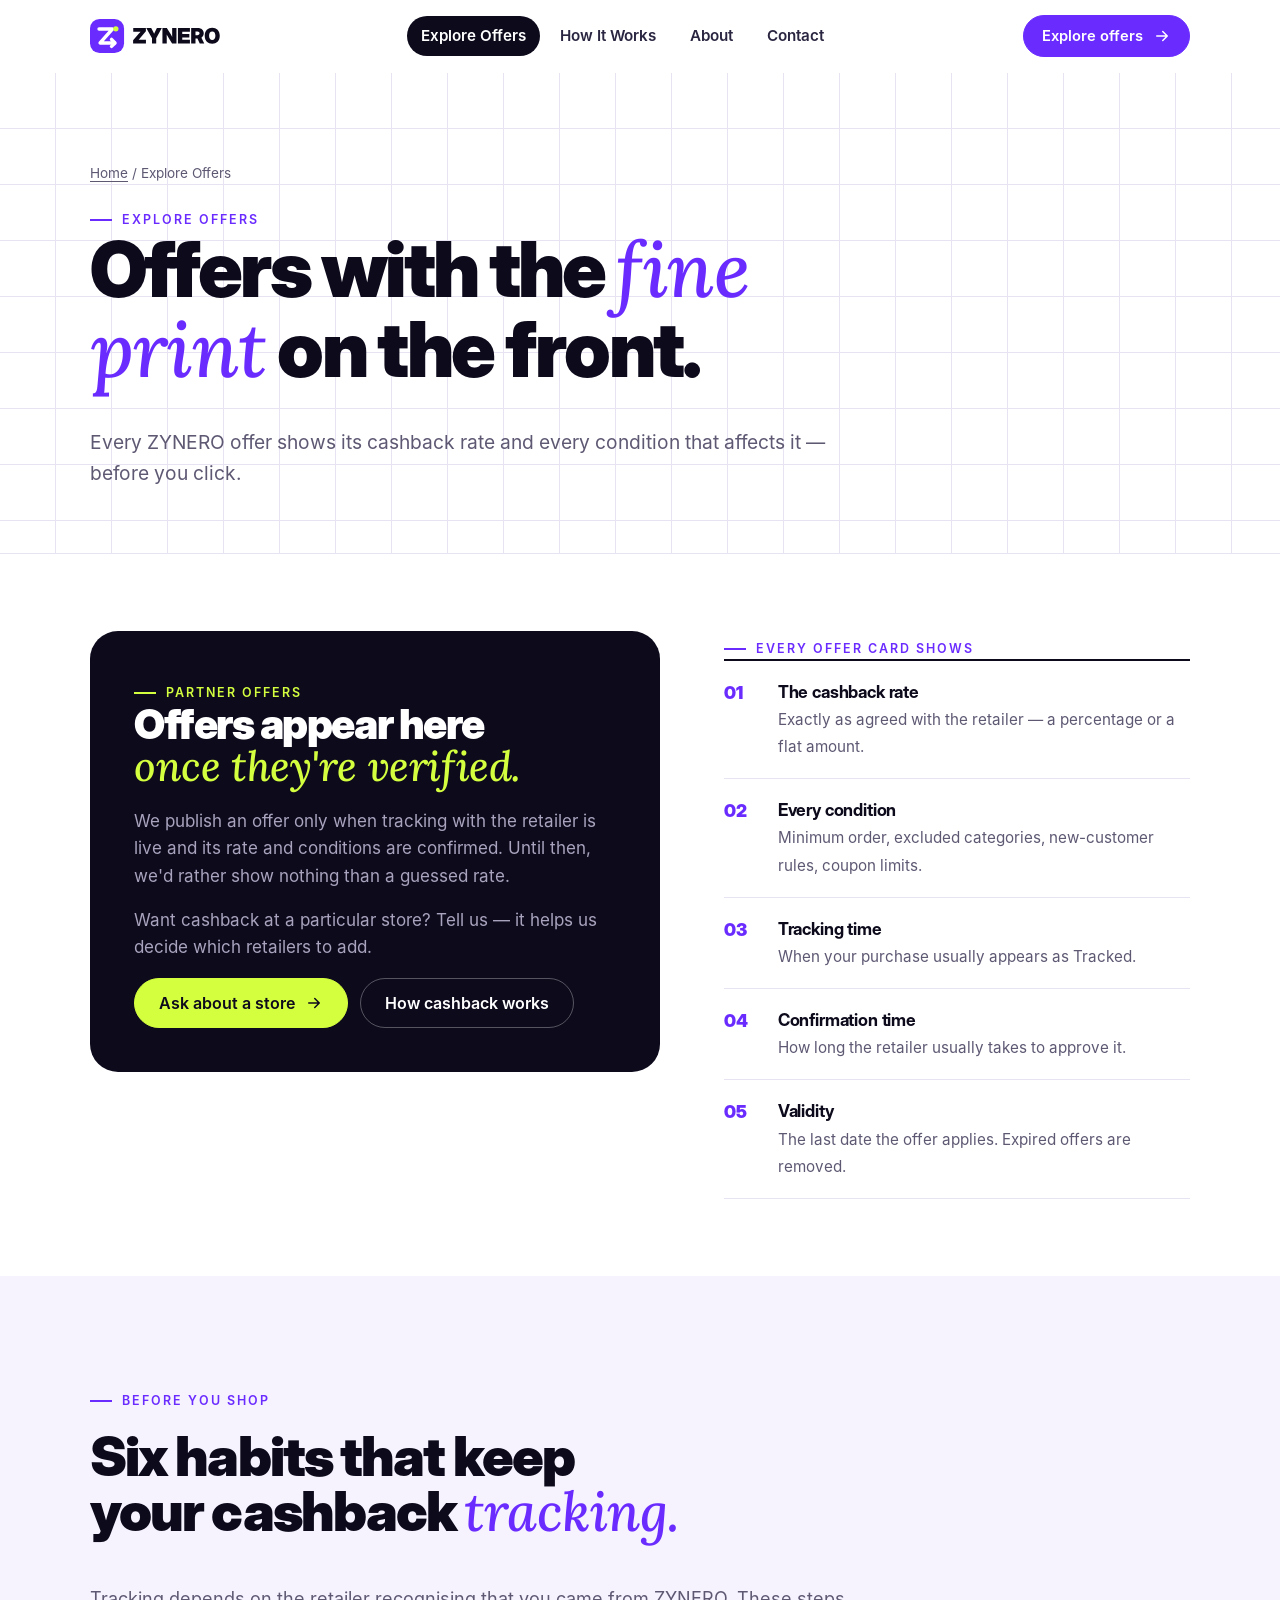
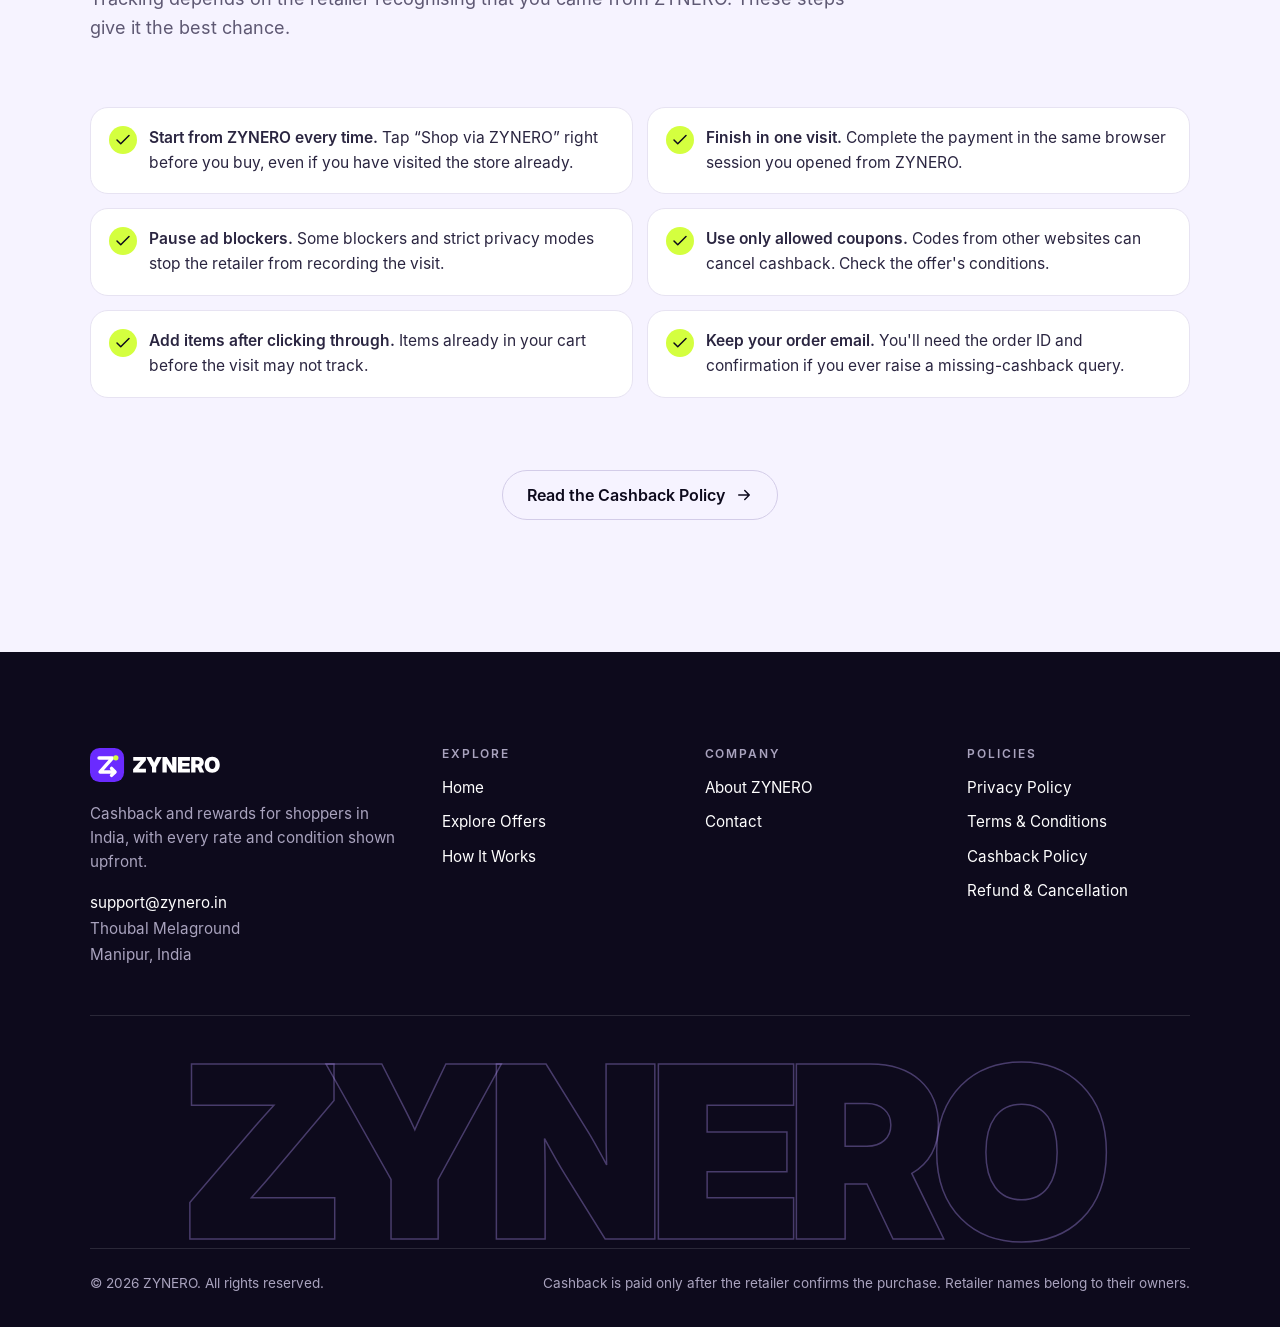
<file: offers.html>
<!DOCTYPE html>
<html lang="en-IN" class="no-js">
<head>
  <meta charset="utf-8">
  <meta name="viewport" content="width=device-width, initial-scale=1, viewport-fit=cover">
  <title>Explore Offers — ZYNERO</title>
  <meta name="description" content="Explore ZYNERO cashback offers. Every card shows the cashback rate, every condition, tracking time, confirmation time and validity.">
  <meta name="robots" content="index, follow, max-image-preview:large">
  <link rel="canonical" href="https://zynero.in/offers.html">
  <meta name="theme-color" content="#6a2bff">
  <meta name="color-scheme" content="light">
  <meta name="referrer" content="strict-origin-when-cross-origin">
  <meta name="format-detection" content="telephone=no">

  <meta property="og:type" content="website">
  <meta property="og:site_name" content="ZYNERO">
  <meta property="og:locale" content="en_IN">
  <meta property="og:title" content="Explore Offers — ZYNERO">
  <meta property="og:description" content="Explore ZYNERO cashback offers. Every card shows the cashback rate, every condition, tracking time, confirmation time and validity.">
  <meta property="og:url" content="https://zynero.in/offers.html">
  <meta property="og:image" content="https://zynero.in/assets/img/og-image.png">
  <meta property="og:image:width" content="1200">
  <meta property="og:image:height" content="630">
  <meta property="og:image:alt" content="ZYNERO — cashback and rewards with clear conditions">
  <meta name="twitter:card" content="summary_large_image">
  <meta name="twitter:title" content="Explore Offers — ZYNERO">
  <meta name="twitter:description" content="Explore ZYNERO cashback offers. Every card shows the cashback rate, every condition, tracking time, confirmation time and validity.">
  <meta name="twitter:image" content="https://zynero.in/assets/img/og-image.png">

  <link rel="icon" href="favicon.ico" sizes="any">
  <link rel="icon" href="assets/img/favicon.svg" type="image/svg+xml">
  <link rel="apple-touch-icon" href="assets/img/apple-touch-icon.png">
  <link rel="manifest" href="site.webmanifest">
  <link rel="stylesheet" href="assets/css/styles.css">
</head>
<body>
<a class="skip-link" href="#main">Skip to content</a>
<header class="site-header">
  <div class="wrap header-inner">
    <a class="brand" href="index.html" aria-label="ZYNERO home">
      <img src="assets/img/logo.svg" alt="ZYNERO" width="248" height="64">
    </a>
    <nav class="primary-nav" aria-label="Main">
        <a href="offers.html" aria-current="page">Explore Offers</a>
        <a href="how-it-works.html">How It Works</a>
        <a href="about.html">About</a>
        <a href="contact.html">Contact</a>
    </nav>
    <div class="header-cta">
      <a class="btn btn--violet btn--sm" href="offers.html">Explore offers <svg viewBox="0 0 24 24" fill="none" stroke="currentColor" stroke-width="2" stroke-linecap="round" stroke-linejoin="round" aria-hidden="true" focusable="false"><path d="M5 12h14M13 6l6 6-6 6"/></svg></a>
      <button class="nav-toggle" type="button" aria-expanded="false" aria-controls="mobile-panel" aria-label="Open menu">
        <svg class="icon-open" viewBox="0 0 24 24" fill="none" stroke="currentColor" stroke-width="2" stroke-linecap="round" stroke-linejoin="round" aria-hidden="true" focusable="false"><path d="M4 7h16M4 12h16M4 17h10"/></svg>
        <svg class="icon-close" viewBox="0 0 24 24" fill="none" stroke="currentColor" stroke-width="2" stroke-linecap="round" stroke-linejoin="round" aria-hidden="true" focusable="false"><path d="M6 6l12 12M18 6 6 18"/></svg>
      </button>
    </div>
  </div>
  <nav class="mobile-panel" id="mobile-panel" aria-label="Mobile">
    <a class="m-link" href="index.html">Home <svg viewBox="0 0 24 24" fill="none" stroke="currentColor" stroke-width="2" stroke-linecap="round" stroke-linejoin="round" aria-hidden="true" focusable="false"><path d="M5 12h14M13 6l6 6-6 6"/></svg></a>
    <a class="m-link" href="offers.html" aria-current="page">Explore Offers <svg viewBox="0 0 24 24" fill="none" stroke="currentColor" stroke-width="2" stroke-linecap="round" stroke-linejoin="round" aria-hidden="true" focusable="false"><path d="M5 12h14M13 6l6 6-6 6"/></svg></a>
    <a class="m-link" href="how-it-works.html">How It Works <svg viewBox="0 0 24 24" fill="none" stroke="currentColor" stroke-width="2" stroke-linecap="round" stroke-linejoin="round" aria-hidden="true" focusable="false"><path d="M5 12h14M13 6l6 6-6 6"/></svg></a>
    <a class="m-link" href="about.html">About <svg viewBox="0 0 24 24" fill="none" stroke="currentColor" stroke-width="2" stroke-linecap="round" stroke-linejoin="round" aria-hidden="true" focusable="false"><path d="M5 12h14M13 6l6 6-6 6"/></svg></a>
    <a class="m-link" href="contact.html">Contact <svg viewBox="0 0 24 24" fill="none" stroke="currentColor" stroke-width="2" stroke-linecap="round" stroke-linejoin="round" aria-hidden="true" focusable="false"><path d="M5 12h14M13 6l6 6-6 6"/></svg></a>
    <a class="btn btn--violet btn--block" href="offers.html">Explore offers <svg viewBox="0 0 24 24" fill="none" stroke="currentColor" stroke-width="2" stroke-linecap="round" stroke-linejoin="round" aria-hidden="true" focusable="false"><path d="M5 12h14M13 6l6 6-6 6"/></svg></a>
    <div class="m-legal">
      <a href="privacy-policy.html">Privacy Policy</a>
      <a href="terms.html">Terms &amp; Conditions</a>
      <a href="cashback-policy.html">Cashback Policy</a>
      <a href="refund-policy.html">Refund &amp; Cancellation</a>
    </div>
  </nav>
</header>
<main id="main">
  <section class="page-hero grid-bg">
    <div class="wrap">
      <p class="crumbs"><a href="index.html">Home</a> / Explore Offers</p>
      <span class="kicker">Explore offers</span>
      <h1>Offers with the <span class="accent">fine print</span> on the front.</h1>
      <p class="lede">Every ZYNERO offer shows its cashback rate and every condition that affects it — before you click.</p>
    </div>
  </section>

  <section class="section section--tight" id="offer-app" hidden>
    <div class="wrap">
      <div class="offers-toolbar">
        <label class="search">
          <span class="visually-hidden">Search offers</span>
          <svg viewBox="0 0 24 24" fill="none" stroke="currentColor" stroke-width="2" stroke-linecap="round" stroke-linejoin="round" aria-hidden="true" focusable="false"><path d="M18 11a7 7 0 1 1-14 0 7 7 0 0 1 14 0z M20 20l-3.5-3.5"/></svg>
          <input id="offer-search" type="search" placeholder="Search by store or category" autocomplete="off">
        </label>
        <span class="chip chip--ink" id="offer-count" aria-live="polite"></span>
      </div>
      <div class="filters" id="offer-filters" role="group" aria-label="Filter by category"></div>
      <div class="offer-grid mt-l" id="offer-grid"></div>
      <p class="offers-empty-results" id="offer-no-results" hidden>No offers match that search. Try another store name or category.</p>
    </div>
  </section>

  <section class="section section--tight" id="offers-launch">
    <div class="wrap launch">
      <div class="launch-panel reveal">
        <span class="kicker">Partner offers</span>
        <h2>Offers appear here <span class="accent">once they're verified.</span></h2>
        <p>We publish an offer only when tracking with the retailer is live and its rate and conditions are confirmed. Until then, we'd rather show nothing than a guessed rate.</p>
        <p>Want cashback at a particular store? Tell us — it helps us decide which retailers to add.</p>
        <div class="btn-row">
          <a class="btn btn--volt" href="contact.html?topic=store">Ask about a store <svg viewBox="0 0 24 24" fill="none" stroke="currentColor" stroke-width="2" stroke-linecap="round" stroke-linejoin="round" aria-hidden="true" focusable="false"><path d="M5 12h14M13 6l6 6-6 6"/></svg></a>
          <a class="btn btn--on-dark" href="how-it-works.html">How cashback works</a>
        </div>
      </div>
      <div class="reveal">
        <span class="kicker">Every offer card shows</span>
        <ol class="field-list mt-0">
          <li><span class="n">01</span><div><strong>The cashback rate</strong><span>Exactly as agreed with the retailer — a percentage or a flat amount.</span></div></li>
          <li><span class="n">02</span><div><strong>Every condition</strong><span>Minimum order, excluded categories, new-customer rules, coupon limits.</span></div></li>
          <li><span class="n">03</span><div><strong>Tracking time</strong><span>When your purchase usually appears as Tracked.</span></div></li>
          <li><span class="n">04</span><div><strong>Confirmation time</strong><span>How long the retailer usually takes to approve it.</span></div></li>
          <li><span class="n">05</span><div><strong>Validity</strong><span>The last date the offer applies. Expired offers are removed.</span></div></li>
        </ol>
      </div>
    </div>
  </section>

  <section class="section section--mist">
    <div class="wrap">
      <div class="section-head reveal">
        <span class="kicker">Before you shop</span>
        <h2>Six habits that keep your cashback <span class="accent">tracking.</span></h2>
        <p>Tracking depends on the retailer recognising that you came from ZYNERO. These steps give it the best chance.</p>
      </div>
      <ul class="checklist">
        <li class="reveal"><svg viewBox="0 0 24 24" fill="none" stroke="currentColor" stroke-width="2" stroke-linecap="round" stroke-linejoin="round" aria-hidden="true" focusable="false"><path d="M20 6 9 17l-5-5"/></svg><p><strong>Start from ZYNERO every time.</strong> Tap “Shop via ZYNERO” right before you buy, even if you have visited the store already.</p></li>
        <li class="reveal"><svg viewBox="0 0 24 24" fill="none" stroke="currentColor" stroke-width="2" stroke-linecap="round" stroke-linejoin="round" aria-hidden="true" focusable="false"><path d="M20 6 9 17l-5-5"/></svg><p><strong>Finish in one visit.</strong> Complete the payment in the same browser session you opened from ZYNERO.</p></li>
        <li class="reveal"><svg viewBox="0 0 24 24" fill="none" stroke="currentColor" stroke-width="2" stroke-linecap="round" stroke-linejoin="round" aria-hidden="true" focusable="false"><path d="M20 6 9 17l-5-5"/></svg><p><strong>Pause ad blockers.</strong> Some blockers and strict privacy modes stop the retailer from recording the visit.</p></li>
        <li class="reveal"><svg viewBox="0 0 24 24" fill="none" stroke="currentColor" stroke-width="2" stroke-linecap="round" stroke-linejoin="round" aria-hidden="true" focusable="false"><path d="M20 6 9 17l-5-5"/></svg><p><strong>Use only allowed coupons.</strong> Codes from other websites can cancel cashback. Check the offer's conditions.</p></li>
        <li class="reveal"><svg viewBox="0 0 24 24" fill="none" stroke="currentColor" stroke-width="2" stroke-linecap="round" stroke-linejoin="round" aria-hidden="true" focusable="false"><path d="M20 6 9 17l-5-5"/></svg><p><strong>Add items after clicking through.</strong> Items already in your cart before the visit may not track.</p></li>
        <li class="reveal"><svg viewBox="0 0 24 24" fill="none" stroke="currentColor" stroke-width="2" stroke-linecap="round" stroke-linejoin="round" aria-hidden="true" focusable="false"><path d="M20 6 9 17l-5-5"/></svg><p><strong>Keep your order email.</strong> You'll need the order ID and confirmation if you ever raise a missing-cashback query.</p></li>
      </ul>
      <p class="mt-l center"><a class="btn btn--ghost" href="cashback-policy.html">Read the Cashback Policy <svg viewBox="0 0 24 24" fill="none" stroke="currentColor" stroke-width="2" stroke-linecap="round" stroke-linejoin="round" aria-hidden="true" focusable="false"><path d="M5 12h14M13 6l6 6-6 6"/></svg></a></p>
    </div>
  </section>
</main>
<script src="assets/js/offers.js"></script>
<footer class="site-footer">
  <div class="wrap">
    <div class="footer-top">
      <div class="footer-brand">
        <a href="index.html" aria-label="ZYNERO home"><img src="assets/img/logo-light.svg" alt="ZYNERO" width="248" height="64"></a>
        <p>Cashback and rewards for shoppers in India, with every rate and condition shown upfront.</p>
        <address>
          <a href="mailto:support@zynero.in">support@zynero.in</a><br>
          Thoubal Melaground<br>Manipur, India
        </address>
      </div>
      <nav class="footer-col" aria-label="Explore">
        <h2>Explore</h2>
        <ul>
            <li><a href="index.html">Home</a></li>
            <li><a href="offers.html">Explore Offers</a></li>
            <li><a href="how-it-works.html">How It Works</a></li>
        </ul>
      </nav>
      <nav class="footer-col" aria-label="Company">
        <h2>Company</h2>
        <ul>
            <li><a href="about.html">About ZYNERO</a></li>
            <li><a href="contact.html">Contact</a></li>
        </ul>
      </nav>
      <nav class="footer-col" aria-label="Policies">
        <h2>Policies</h2>
        <ul>
            <li><a href="privacy-policy.html">Privacy Policy</a></li>
            <li><a href="terms.html">Terms &amp; Conditions</a></li>
            <li><a href="cashback-policy.html">Cashback Policy</a></li>
            <li><a href="refund-policy.html">Refund &amp; Cancellation</a></li>
        </ul>
      </nav>
    </div>
    <div class="footer-word" aria-hidden="true">ZYNERO</div>
    <div class="footer-bottom">
      <p>&copy; <span data-year>2026</span> ZYNERO. All rights reserved.</p>
      <p>Cashback is paid only after the retailer confirms the purchase. Retailer names belong to their owners.</p>
    </div>
  </div>
</footer>
<script src="assets/js/main.js" defer></script>
</body>
</html>
</file>
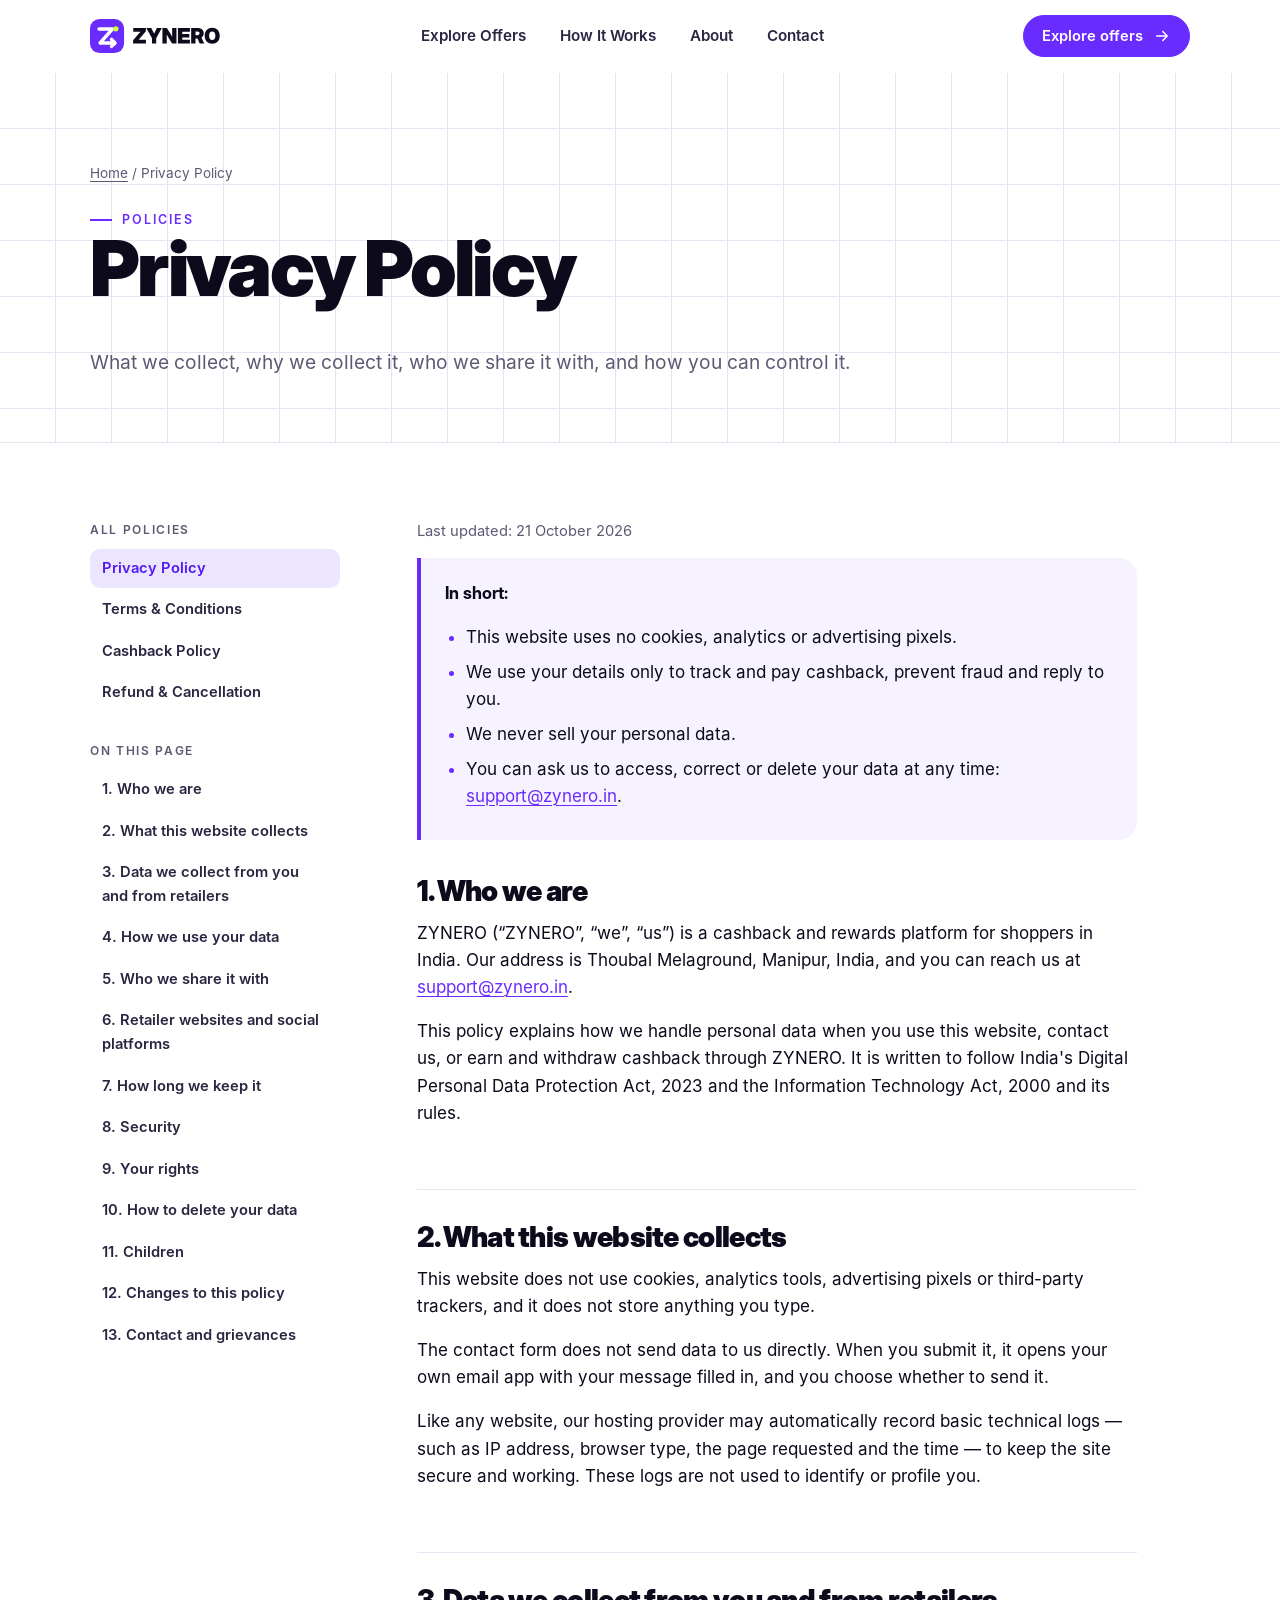
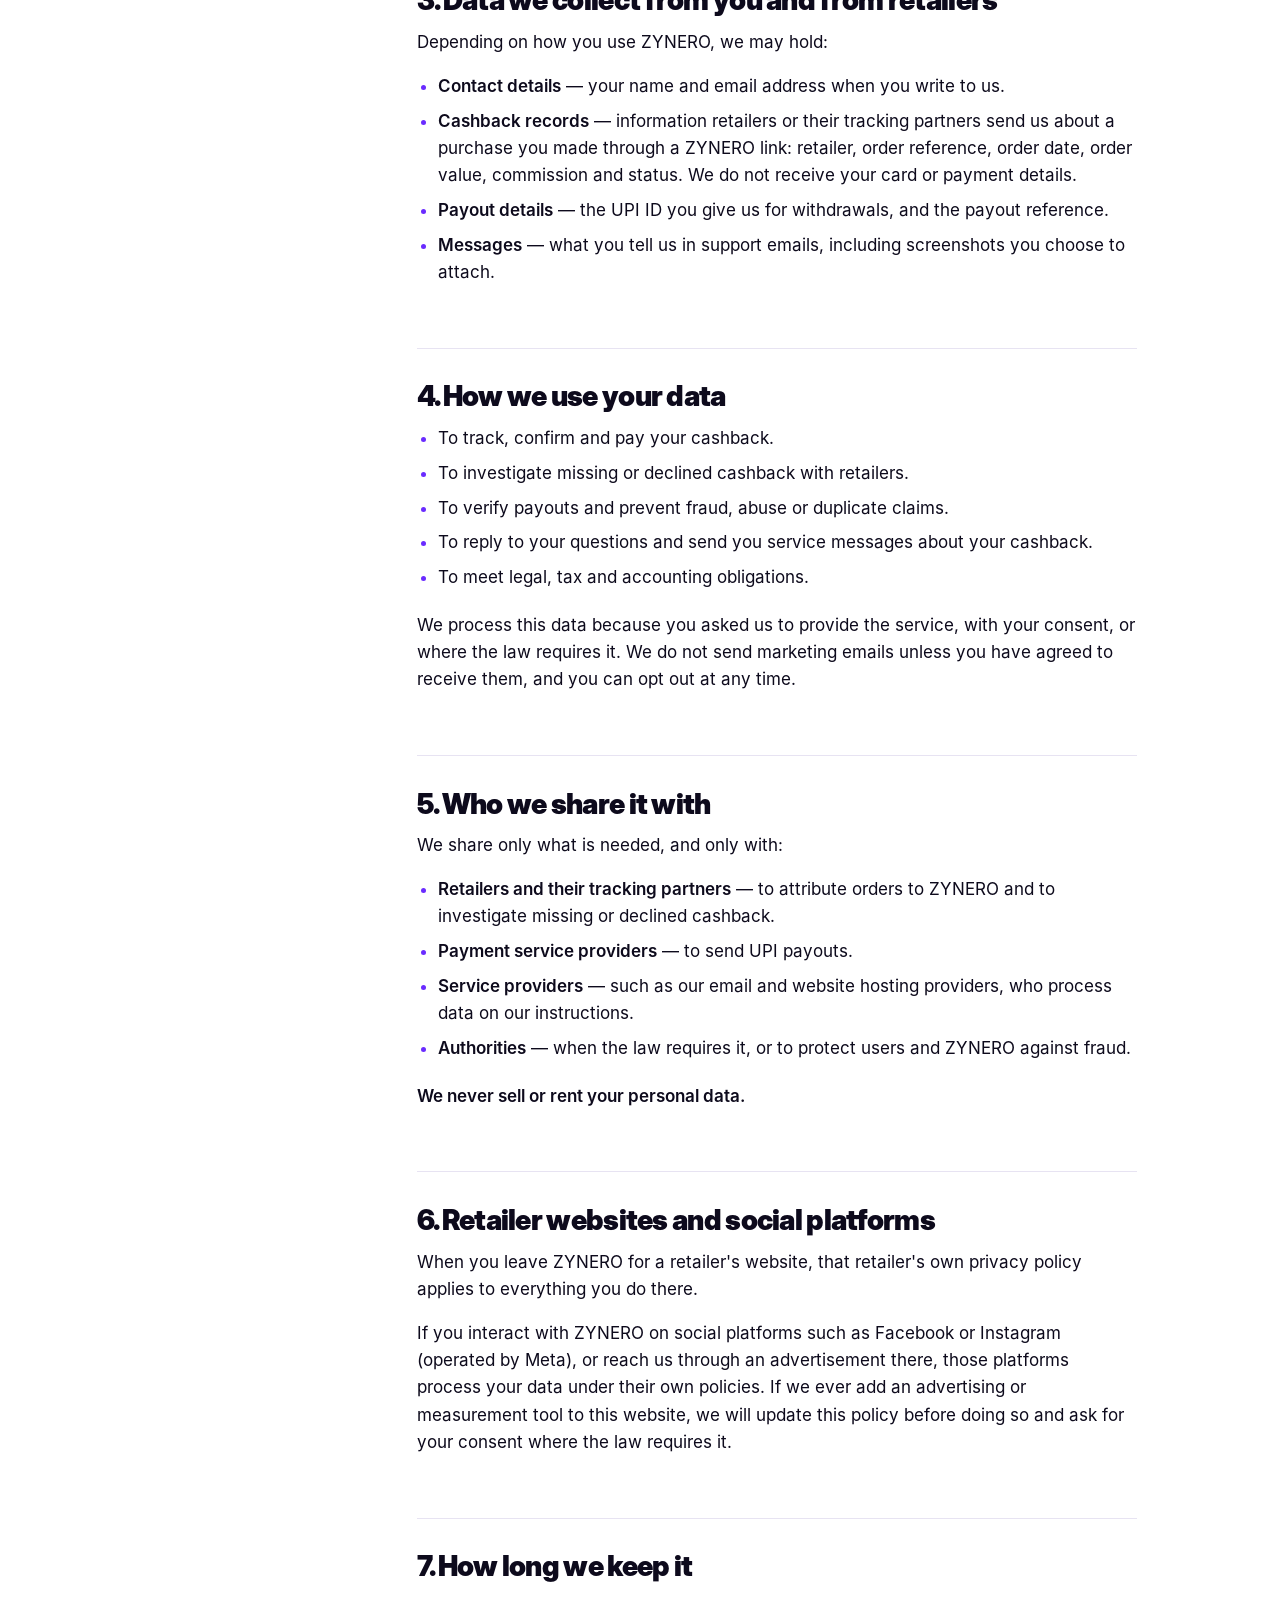
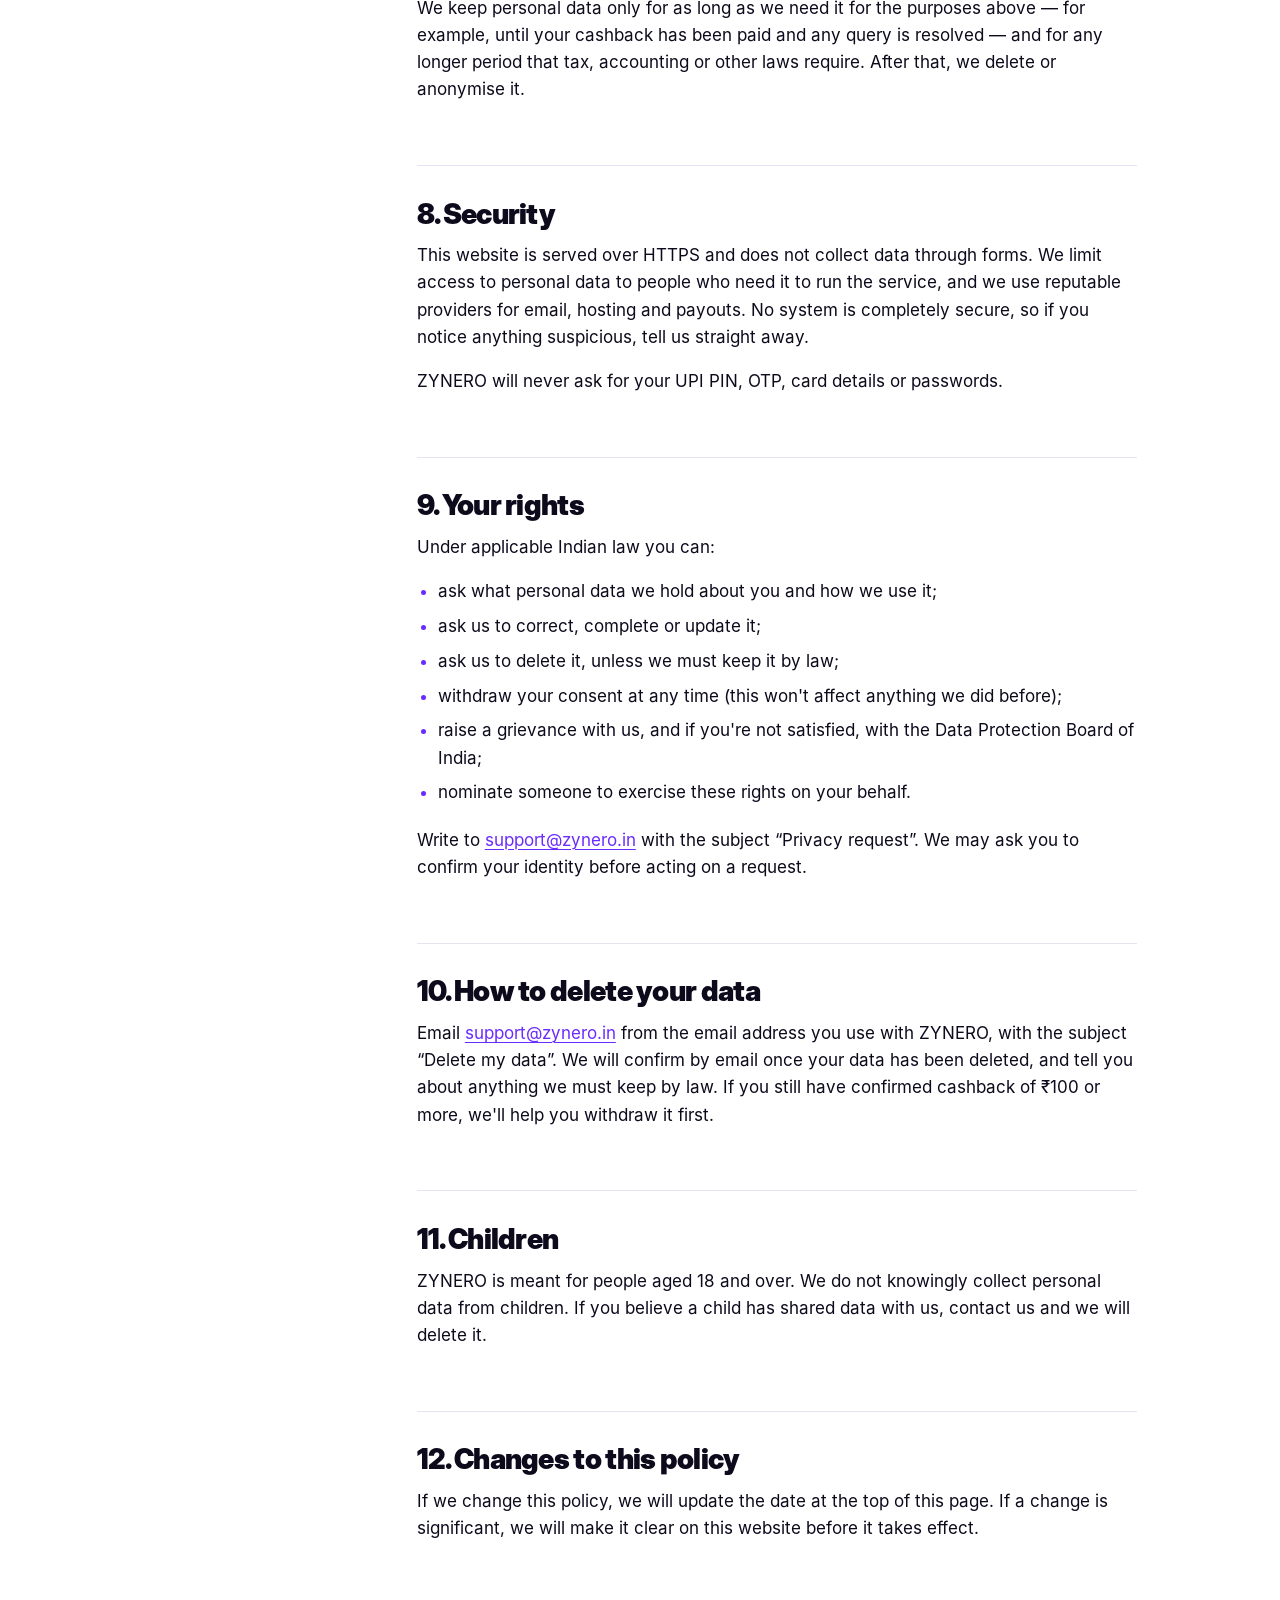
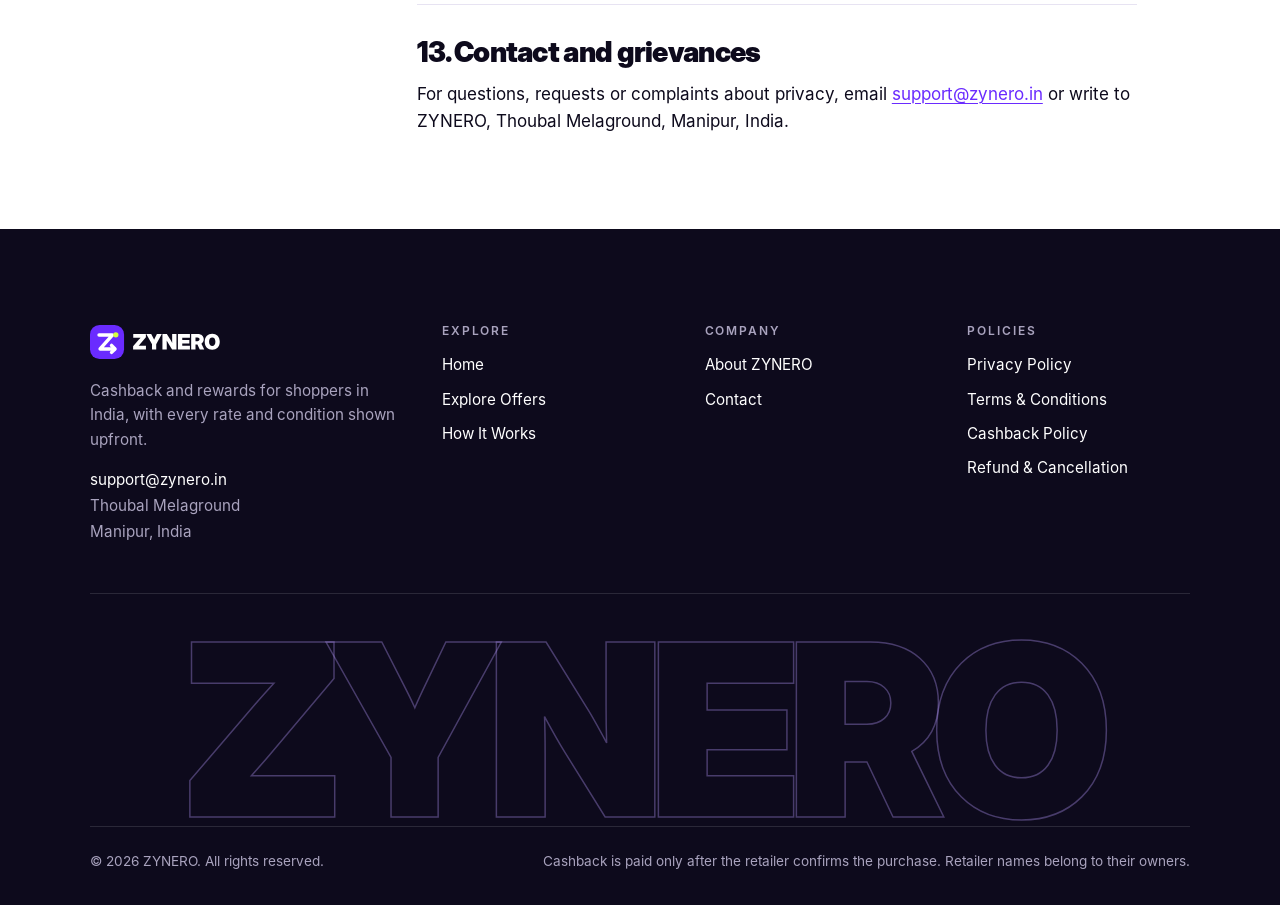
<file: privacy-policy.html>
<!DOCTYPE html>
<html lang="en-IN" class="no-js">
<head>
  <meta charset="utf-8">
  <meta name="viewport" content="width=device-width, initial-scale=1, viewport-fit=cover">
  <title>Privacy Policy — ZYNERO</title>
  <meta name="description" content="How ZYNERO collects, uses, shares and protects personal data, and how to access, correct or delete your data.">
  <meta name="robots" content="index, follow, max-image-preview:large">
  <link rel="canonical" href="https://zynero.in/privacy-policy.html">
  <meta name="theme-color" content="#6a2bff">
  <meta name="color-scheme" content="light">
  <meta name="referrer" content="strict-origin-when-cross-origin">
  <meta name="format-detection" content="telephone=no">

  <meta property="og:type" content="website">
  <meta property="og:site_name" content="ZYNERO">
  <meta property="og:locale" content="en_IN">
  <meta property="og:title" content="Privacy Policy — ZYNERO">
  <meta property="og:description" content="How ZYNERO collects, uses, shares and protects personal data, and how to access, correct or delete your data.">
  <meta property="og:url" content="https://zynero.in/privacy-policy.html">
  <meta property="og:image" content="https://zynero.in/assets/img/og-image.png">
  <meta property="og:image:width" content="1200">
  <meta property="og:image:height" content="630">
  <meta property="og:image:alt" content="ZYNERO — cashback and rewards with clear conditions">
  <meta name="twitter:card" content="summary_large_image">
  <meta name="twitter:title" content="Privacy Policy — ZYNERO">
  <meta name="twitter:description" content="How ZYNERO collects, uses, shares and protects personal data, and how to access, correct or delete your data.">
  <meta name="twitter:image" content="https://zynero.in/assets/img/og-image.png">

  <link rel="icon" href="favicon.ico" sizes="any">
  <link rel="icon" href="assets/img/favicon.svg" type="image/svg+xml">
  <link rel="apple-touch-icon" href="assets/img/apple-touch-icon.png">
  <link rel="manifest" href="site.webmanifest">
  <link rel="stylesheet" href="assets/css/styles.css">
</head>
<body>
<a class="skip-link" href="#main">Skip to content</a>
<header class="site-header">
  <div class="wrap header-inner">
    <a class="brand" href="index.html" aria-label="ZYNERO home">
      <img src="assets/img/logo.svg" alt="ZYNERO" width="248" height="64">
    </a>
    <nav class="primary-nav" aria-label="Main">
        <a href="offers.html">Explore Offers</a>
        <a href="how-it-works.html">How It Works</a>
        <a href="about.html">About</a>
        <a href="contact.html">Contact</a>
    </nav>
    <div class="header-cta">
      <a class="btn btn--violet btn--sm" href="offers.html">Explore offers <svg viewBox="0 0 24 24" fill="none" stroke="currentColor" stroke-width="2" stroke-linecap="round" stroke-linejoin="round" aria-hidden="true" focusable="false"><path d="M5 12h14M13 6l6 6-6 6"/></svg></a>
      <button class="nav-toggle" type="button" aria-expanded="false" aria-controls="mobile-panel" aria-label="Open menu">
        <svg class="icon-open" viewBox="0 0 24 24" fill="none" stroke="currentColor" stroke-width="2" stroke-linecap="round" stroke-linejoin="round" aria-hidden="true" focusable="false"><path d="M4 7h16M4 12h16M4 17h10"/></svg>
        <svg class="icon-close" viewBox="0 0 24 24" fill="none" stroke="currentColor" stroke-width="2" stroke-linecap="round" stroke-linejoin="round" aria-hidden="true" focusable="false"><path d="M6 6l12 12M18 6 6 18"/></svg>
      </button>
    </div>
  </div>
  <nav class="mobile-panel" id="mobile-panel" aria-label="Mobile">
    <a class="m-link" href="index.html">Home <svg viewBox="0 0 24 24" fill="none" stroke="currentColor" stroke-width="2" stroke-linecap="round" stroke-linejoin="round" aria-hidden="true" focusable="false"><path d="M5 12h14M13 6l6 6-6 6"/></svg></a>
    <a class="m-link" href="offers.html">Explore Offers <svg viewBox="0 0 24 24" fill="none" stroke="currentColor" stroke-width="2" stroke-linecap="round" stroke-linejoin="round" aria-hidden="true" focusable="false"><path d="M5 12h14M13 6l6 6-6 6"/></svg></a>
    <a class="m-link" href="how-it-works.html">How It Works <svg viewBox="0 0 24 24" fill="none" stroke="currentColor" stroke-width="2" stroke-linecap="round" stroke-linejoin="round" aria-hidden="true" focusable="false"><path d="M5 12h14M13 6l6 6-6 6"/></svg></a>
    <a class="m-link" href="about.html">About <svg viewBox="0 0 24 24" fill="none" stroke="currentColor" stroke-width="2" stroke-linecap="round" stroke-linejoin="round" aria-hidden="true" focusable="false"><path d="M5 12h14M13 6l6 6-6 6"/></svg></a>
    <a class="m-link" href="contact.html">Contact <svg viewBox="0 0 24 24" fill="none" stroke="currentColor" stroke-width="2" stroke-linecap="round" stroke-linejoin="round" aria-hidden="true" focusable="false"><path d="M5 12h14M13 6l6 6-6 6"/></svg></a>
    <a class="btn btn--violet btn--block" href="offers.html">Explore offers <svg viewBox="0 0 24 24" fill="none" stroke="currentColor" stroke-width="2" stroke-linecap="round" stroke-linejoin="round" aria-hidden="true" focusable="false"><path d="M5 12h14M13 6l6 6-6 6"/></svg></a>
    <div class="m-legal">
      <a href="privacy-policy.html">Privacy Policy</a>
      <a href="terms.html">Terms &amp; Conditions</a>
      <a href="cashback-policy.html">Cashback Policy</a>
      <a href="refund-policy.html">Refund &amp; Cancellation</a>
    </div>
  </nav>
</header>
<main id="main">
  <section class="page-hero grid-bg">
    <div class="wrap">
      <p class="crumbs"><a href="index.html">Home</a> / Privacy Policy</p>
      <span class="kicker">Policies</span>
      <h1>Privacy Policy</h1>
      <p class="lede">What we collect, why we collect it, who we share it with, and how you can control it.</p>
    </div>
  </section>

  <section class="section section--tight">
    <div class="wrap legal-layout">
      <aside class="legal-nav" aria-label="Policies">
        <p>All policies</p>
        <ul>
          <li><a href="privacy-policy.html" aria-current="page">Privacy Policy</a></li>
          <li><a href="terms.html">Terms &amp; Conditions</a></li>
          <li><a href="cashback-policy.html">Cashback Policy</a></li>
          <li><a href="refund-policy.html">Refund &amp; Cancellation</a></li>
        </ul>
        <div class="legal-nav-sections">
        <p>On this page</p>
        <ul>
          <li><a href="#who-we-are">1. Who we are</a></li>
          <li><a href="#website">2. What this website collects</a></li>
          <li><a href="#data-we-collect">3. Data we collect from you and from retailers</a></li>
          <li><a href="#how-we-use">4. How we use your data</a></li>
          <li><a href="#sharing">5. Who we share it with</a></li>
          <li><a href="#third-parties">6. Retailer websites and social platforms</a></li>
          <li><a href="#retention">7. How long we keep it</a></li>
          <li><a href="#security">8. Security</a></li>
          <li><a href="#your-rights">9. Your rights</a></li>
          <li><a href="#data-deletion">10. How to delete your data</a></li>
          <li><a href="#children">11. Children</a></li>
          <li><a href="#changes">12. Changes to this policy</a></li>
          <li><a href="#contact">13. Contact and grievances</a></li>
        </ul>
        </div>
      </aside>
      <article class="prose">
        <p class="meta">Last updated: <time datetime="2026-10-21">21 October 2026</time></p>
        <div class="summary-box">
          <p><strong>In short:</strong></p>
          <ul>
            <li>This website uses no cookies, analytics or advertising pixels.</li>
            <li>We use your details only to track and pay cashback, prevent fraud and reply to you.</li>
            <li>We never sell your personal data.</li>
            <li>You can ask us to access, correct or delete your data at any time: <a href="mailto:support@zynero.in">support@zynero.in</a>.</li>
          </ul>
        </div>
        <h2 id="who-we-are">1. Who we are</h2>
        <p>ZYNERO (“ZYNERO”, “we”, “us”) is a cashback and rewards platform for shoppers in India. Our address is Thoubal Melaground, Manipur, India, and you can reach us at <a href="mailto:support@zynero.in">support@zynero.in</a>.</p>
        <p>This policy explains how we handle personal data when you use this website, contact us, or earn and withdraw cashback through ZYNERO. It is written to follow India's Digital Personal Data Protection Act, 2023 and the Information Technology Act, 2000 and its rules.</p>
        <h2 id="website">2. What this website collects</h2>
        <p>This website does not use cookies, analytics tools, advertising pixels or third-party trackers, and it does not store anything you type.</p>
        <p>The contact form does not send data to us directly. When you submit it, it opens your own email app with your message filled in, and you choose whether to send it.</p>
        <p>Like any website, our hosting provider may automatically record basic technical logs — such as IP address, browser type, the page requested and the time — to keep the site secure and working. These logs are not used to identify or profile you.</p>
        <h2 id="data-we-collect">3. Data we collect from you and from retailers</h2>
        <p>Depending on how you use ZYNERO, we may hold:</p>
        <ul>
          <li><strong>Contact details</strong> — your name and email address when you write to us.</li>
          <li><strong>Cashback records</strong> — information retailers or their tracking partners send us about a purchase you made through a ZYNERO link: retailer, order reference, order date, order value, commission and status. We do not receive your card or payment details.</li>
          <li><strong>Payout details</strong> — the UPI ID you give us for withdrawals, and the payout reference.</li>
          <li><strong>Messages</strong> — what you tell us in support emails, including screenshots you choose to attach.</li>
        </ul>
        <h2 id="how-we-use">4. How we use your data</h2>
        <ul>
          <li>To track, confirm and pay your cashback.</li>
          <li>To investigate missing or declined cashback with retailers.</li>
          <li>To verify payouts and prevent fraud, abuse or duplicate claims.</li>
          <li>To reply to your questions and send you service messages about your cashback.</li>
          <li>To meet legal, tax and accounting obligations.</li>
        </ul>
        <p>We process this data because you asked us to provide the service, with your consent, or where the law requires it. We do not send marketing emails unless you have agreed to receive them, and you can opt out at any time.</p>
        <h2 id="sharing">5. Who we share it with</h2>
        <p>We share only what is needed, and only with:</p>
        <ul>
          <li><strong>Retailers and their tracking partners</strong> — to attribute orders to ZYNERO and to investigate missing or declined cashback.</li>
          <li><strong>Payment service providers</strong> — to send UPI payouts.</li>
          <li><strong>Service providers</strong> — such as our email and website hosting providers, who process data on our instructions.</li>
          <li><strong>Authorities</strong> — when the law requires it, or to protect users and ZYNERO against fraud.</li>
        </ul>
        <p><strong>We never sell or rent your personal data.</strong></p>
        <h2 id="third-parties">6. Retailer websites and social platforms</h2>
        <p>When you leave ZYNERO for a retailer's website, that retailer's own privacy policy applies to everything you do there.</p>
        <p>If you interact with ZYNERO on social platforms such as Facebook or Instagram (operated by Meta), or reach us through an advertisement there, those platforms process your data under their own policies. If we ever add an advertising or measurement tool to this website, we will update this policy before doing so and ask for your consent where the law requires it.</p>
        <h2 id="retention">7. How long we keep it</h2>
        <p>We keep personal data only for as long as we need it for the purposes above — for example, until your cashback has been paid and any query is resolved — and for any longer period that tax, accounting or other laws require. After that, we delete or anonymise it.</p>
        <h2 id="security">8. Security</h2>
        <p>This website is served over HTTPS and does not collect data through forms. We limit access to personal data to people who need it to run the service, and we use reputable providers for email, hosting and payouts. No system is completely secure, so if you notice anything suspicious, tell us straight away.</p>
        <p>ZYNERO will never ask for your UPI PIN, OTP, card details or passwords.</p>
        <h2 id="your-rights">9. Your rights</h2>
        <p>Under applicable Indian law you can:</p>
        <ul>
          <li>ask what personal data we hold about you and how we use it;</li>
          <li>ask us to correct, complete or update it;</li>
          <li>ask us to delete it, unless we must keep it by law;</li>
          <li>withdraw your consent at any time (this won't affect anything we did before);</li>
          <li>raise a grievance with us, and if you're not satisfied, with the Data Protection Board of India;</li>
          <li>nominate someone to exercise these rights on your behalf.</li>
        </ul>
        <p>Write to <a href="mailto:support@zynero.in">support@zynero.in</a> with the subject “Privacy request”. We may ask you to confirm your identity before acting on a request.</p>
        <h2 id="data-deletion">10. How to delete your data</h2>
        <p>Email <a href="mailto:support@zynero.in">support@zynero.in</a> from the email address you use with ZYNERO, with the subject “Delete my data”. We will confirm by email once your data has been deleted, and tell you about anything we must keep by law. If you still have confirmed cashback of ₹100 or more, we'll help you withdraw it first.</p>
        <h2 id="children">11. Children</h2>
        <p>ZYNERO is meant for people aged 18 and over. We do not knowingly collect personal data from children. If you believe a child has shared data with us, contact us and we will delete it.</p>
        <h2 id="changes">12. Changes to this policy</h2>
        <p>If we change this policy, we will update the date at the top of this page. If a change is significant, we will make it clear on this website before it takes effect.</p>
        <h2 id="contact">13. Contact and grievances</h2>
        <p>For questions, requests or complaints about privacy, email <a href="mailto:support@zynero.in">support@zynero.in</a> or write to ZYNERO, Thoubal Melaground, Manipur, India.</p>
      </article>
    </div>
  </section>
</main>
<footer class="site-footer">
  <div class="wrap">
    <div class="footer-top">
      <div class="footer-brand">
        <a href="index.html" aria-label="ZYNERO home"><img src="assets/img/logo-light.svg" alt="ZYNERO" width="248" height="64"></a>
        <p>Cashback and rewards for shoppers in India, with every rate and condition shown upfront.</p>
        <address>
          <a href="mailto:support@zynero.in">support@zynero.in</a><br>
          Thoubal Melaground<br>Manipur, India
        </address>
      </div>
      <nav class="footer-col" aria-label="Explore">
        <h2>Explore</h2>
        <ul>
            <li><a href="index.html">Home</a></li>
            <li><a href="offers.html">Explore Offers</a></li>
            <li><a href="how-it-works.html">How It Works</a></li>
        </ul>
      </nav>
      <nav class="footer-col" aria-label="Company">
        <h2>Company</h2>
        <ul>
            <li><a href="about.html">About ZYNERO</a></li>
            <li><a href="contact.html">Contact</a></li>
        </ul>
      </nav>
      <nav class="footer-col" aria-label="Policies">
        <h2>Policies</h2>
        <ul>
            <li><a href="privacy-policy.html">Privacy Policy</a></li>
            <li><a href="terms.html">Terms &amp; Conditions</a></li>
            <li><a href="cashback-policy.html">Cashback Policy</a></li>
            <li><a href="refund-policy.html">Refund &amp; Cancellation</a></li>
        </ul>
      </nav>
    </div>
    <div class="footer-word" aria-hidden="true">ZYNERO</div>
    <div class="footer-bottom">
      <p>&copy; <span data-year>2026</span> ZYNERO. All rights reserved.</p>
      <p>Cashback is paid only after the retailer confirms the purchase. Retailer names belong to their owners.</p>
    </div>
  </div>
</footer>
<script src="assets/js/main.js" defer></script>
</body>
</html>
</file>
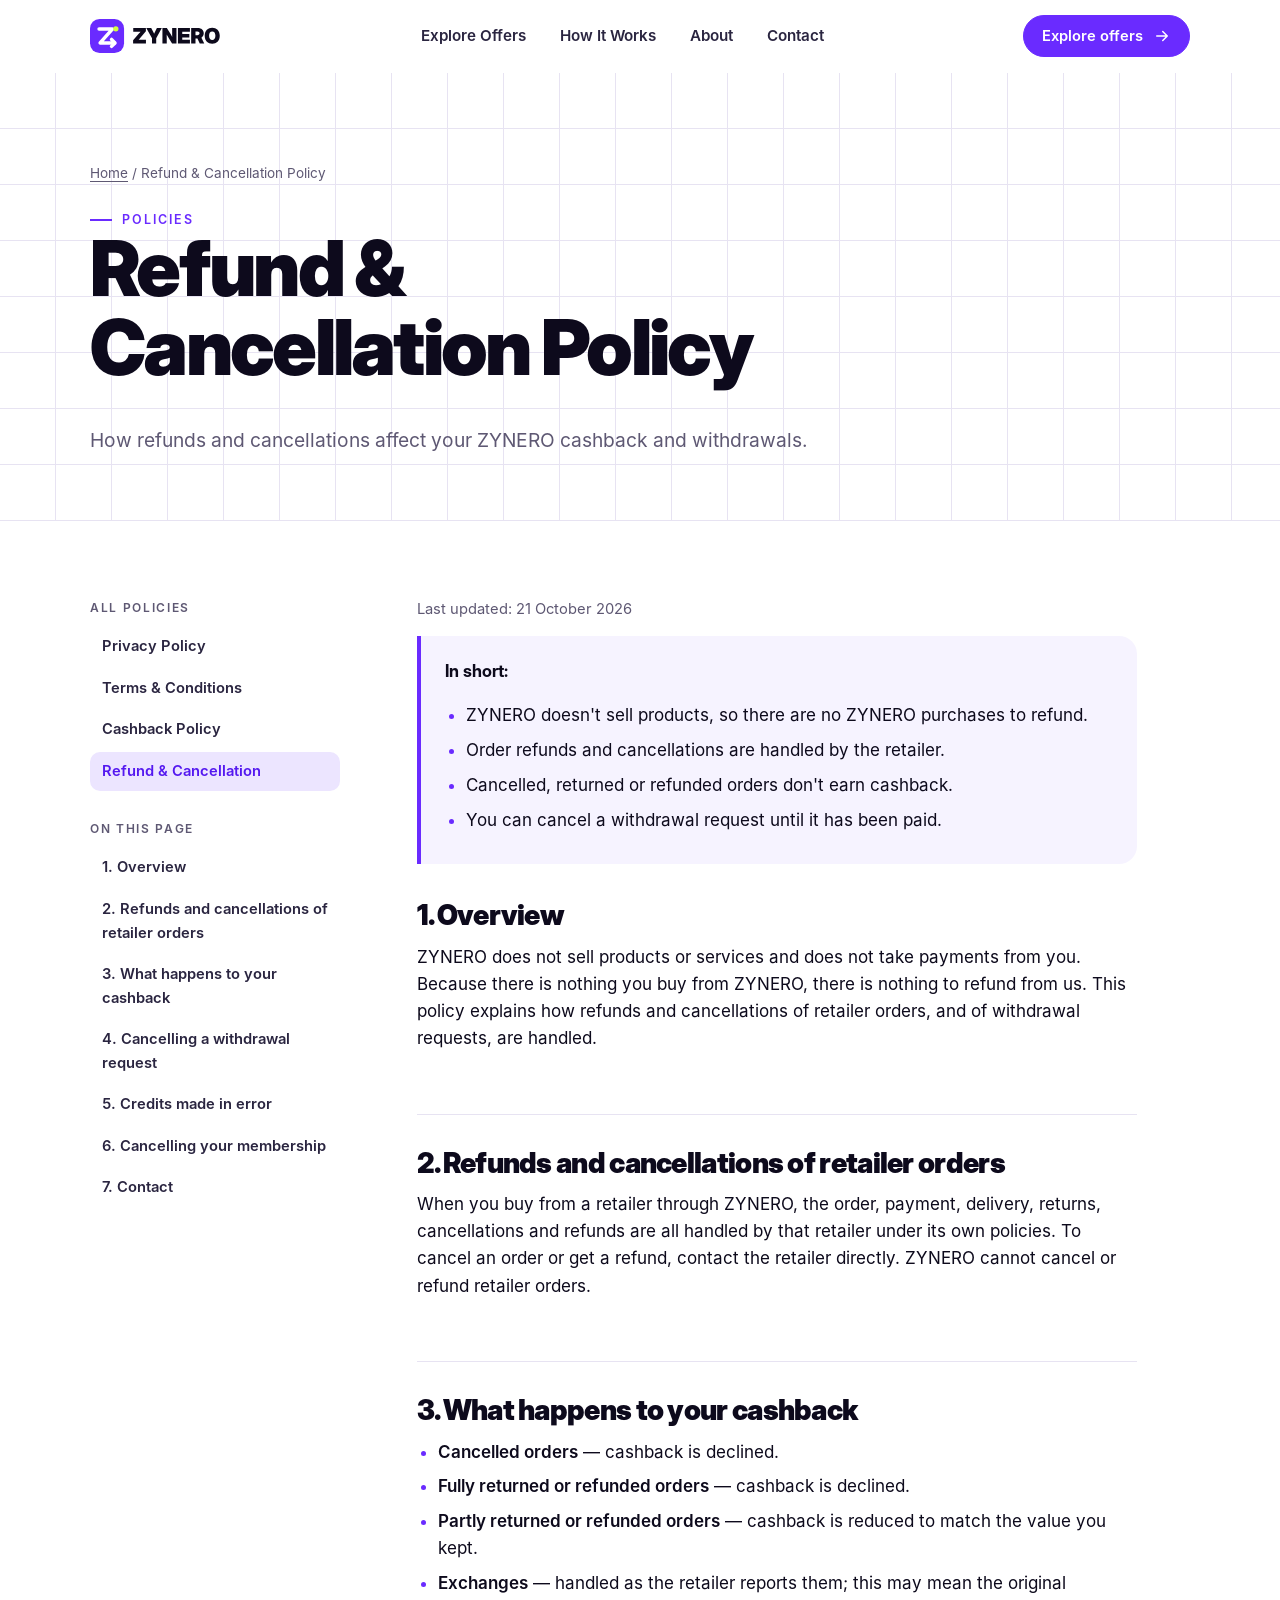
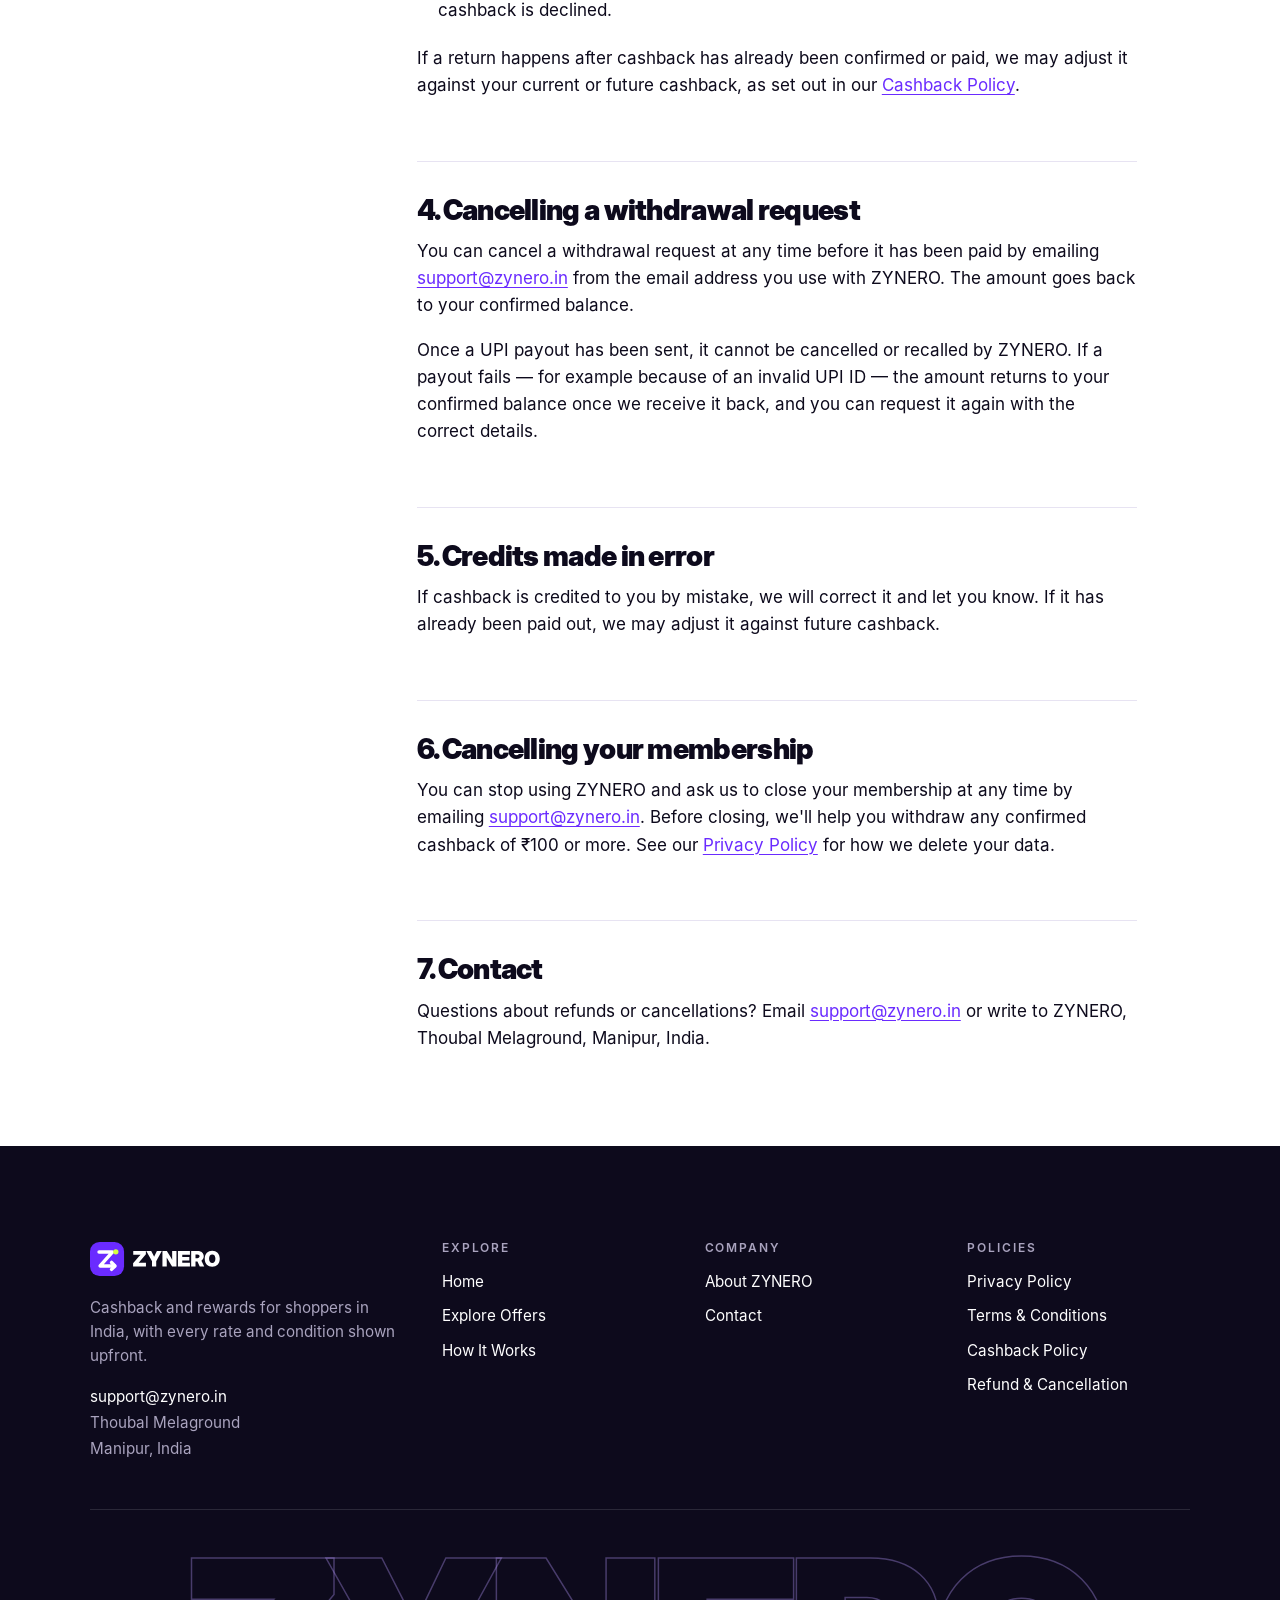
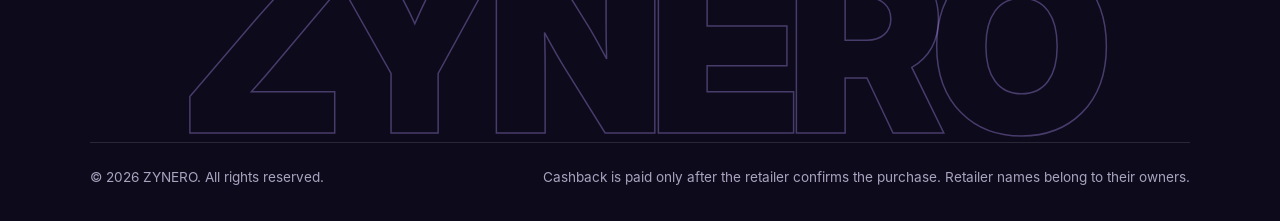
<file: refund-policy.html>
<!DOCTYPE html>
<html lang="en-IN" class="no-js">
<head>
  <meta charset="utf-8">
  <meta name="viewport" content="width=device-width, initial-scale=1, viewport-fit=cover">
  <title>Refund &amp; Cancellation Policy — ZYNERO</title>
  <meta name="description" content="How refunds and cancellations work at ZYNERO, including retailer orders, cashback after returns, and cancelling a withdrawal request.">
  <meta name="robots" content="index, follow, max-image-preview:large">
  <link rel="canonical" href="https://zynero.in/refund-policy.html">
  <meta name="theme-color" content="#6a2bff">
  <meta name="color-scheme" content="light">
  <meta name="referrer" content="strict-origin-when-cross-origin">
  <meta name="format-detection" content="telephone=no">

  <meta property="og:type" content="website">
  <meta property="og:site_name" content="ZYNERO">
  <meta property="og:locale" content="en_IN">
  <meta property="og:title" content="Refund &amp; Cancellation Policy — ZYNERO">
  <meta property="og:description" content="How refunds and cancellations work at ZYNERO, including retailer orders, cashback after returns, and cancelling a withdrawal request.">
  <meta property="og:url" content="https://zynero.in/refund-policy.html">
  <meta property="og:image" content="https://zynero.in/assets/img/og-image.png">
  <meta property="og:image:width" content="1200">
  <meta property="og:image:height" content="630">
  <meta property="og:image:alt" content="ZYNERO — cashback and rewards with clear conditions">
  <meta name="twitter:card" content="summary_large_image">
  <meta name="twitter:title" content="Refund &amp; Cancellation Policy — ZYNERO">
  <meta name="twitter:description" content="How refunds and cancellations work at ZYNERO, including retailer orders, cashback after returns, and cancelling a withdrawal request.">
  <meta name="twitter:image" content="https://zynero.in/assets/img/og-image.png">

  <link rel="icon" href="favicon.ico" sizes="any">
  <link rel="icon" href="assets/img/favicon.svg" type="image/svg+xml">
  <link rel="apple-touch-icon" href="assets/img/apple-touch-icon.png">
  <link rel="manifest" href="site.webmanifest">
  <link rel="stylesheet" href="assets/css/styles.css">
</head>
<body>
<a class="skip-link" href="#main">Skip to content</a>
<header class="site-header">
  <div class="wrap header-inner">
    <a class="brand" href="index.html" aria-label="ZYNERO home">
      <img src="assets/img/logo.svg" alt="ZYNERO" width="248" height="64">
    </a>
    <nav class="primary-nav" aria-label="Main">
        <a href="offers.html">Explore Offers</a>
        <a href="how-it-works.html">How It Works</a>
        <a href="about.html">About</a>
        <a href="contact.html">Contact</a>
    </nav>
    <div class="header-cta">
      <a class="btn btn--violet btn--sm" href="offers.html">Explore offers <svg viewBox="0 0 24 24" fill="none" stroke="currentColor" stroke-width="2" stroke-linecap="round" stroke-linejoin="round" aria-hidden="true" focusable="false"><path d="M5 12h14M13 6l6 6-6 6"/></svg></a>
      <button class="nav-toggle" type="button" aria-expanded="false" aria-controls="mobile-panel" aria-label="Open menu">
        <svg class="icon-open" viewBox="0 0 24 24" fill="none" stroke="currentColor" stroke-width="2" stroke-linecap="round" stroke-linejoin="round" aria-hidden="true" focusable="false"><path d="M4 7h16M4 12h16M4 17h10"/></svg>
        <svg class="icon-close" viewBox="0 0 24 24" fill="none" stroke="currentColor" stroke-width="2" stroke-linecap="round" stroke-linejoin="round" aria-hidden="true" focusable="false"><path d="M6 6l12 12M18 6 6 18"/></svg>
      </button>
    </div>
  </div>
  <nav class="mobile-panel" id="mobile-panel" aria-label="Mobile">
    <a class="m-link" href="index.html">Home <svg viewBox="0 0 24 24" fill="none" stroke="currentColor" stroke-width="2" stroke-linecap="round" stroke-linejoin="round" aria-hidden="true" focusable="false"><path d="M5 12h14M13 6l6 6-6 6"/></svg></a>
    <a class="m-link" href="offers.html">Explore Offers <svg viewBox="0 0 24 24" fill="none" stroke="currentColor" stroke-width="2" stroke-linecap="round" stroke-linejoin="round" aria-hidden="true" focusable="false"><path d="M5 12h14M13 6l6 6-6 6"/></svg></a>
    <a class="m-link" href="how-it-works.html">How It Works <svg viewBox="0 0 24 24" fill="none" stroke="currentColor" stroke-width="2" stroke-linecap="round" stroke-linejoin="round" aria-hidden="true" focusable="false"><path d="M5 12h14M13 6l6 6-6 6"/></svg></a>
    <a class="m-link" href="about.html">About <svg viewBox="0 0 24 24" fill="none" stroke="currentColor" stroke-width="2" stroke-linecap="round" stroke-linejoin="round" aria-hidden="true" focusable="false"><path d="M5 12h14M13 6l6 6-6 6"/></svg></a>
    <a class="m-link" href="contact.html">Contact <svg viewBox="0 0 24 24" fill="none" stroke="currentColor" stroke-width="2" stroke-linecap="round" stroke-linejoin="round" aria-hidden="true" focusable="false"><path d="M5 12h14M13 6l6 6-6 6"/></svg></a>
    <a class="btn btn--violet btn--block" href="offers.html">Explore offers <svg viewBox="0 0 24 24" fill="none" stroke="currentColor" stroke-width="2" stroke-linecap="round" stroke-linejoin="round" aria-hidden="true" focusable="false"><path d="M5 12h14M13 6l6 6-6 6"/></svg></a>
    <div class="m-legal">
      <a href="privacy-policy.html">Privacy Policy</a>
      <a href="terms.html">Terms &amp; Conditions</a>
      <a href="cashback-policy.html">Cashback Policy</a>
      <a href="refund-policy.html">Refund &amp; Cancellation</a>
    </div>
  </nav>
</header>
<main id="main">
  <section class="page-hero grid-bg">
    <div class="wrap">
      <p class="crumbs"><a href="index.html">Home</a> / Refund &amp; Cancellation Policy</p>
      <span class="kicker">Policies</span>
      <h1>Refund &amp; Cancellation Policy</h1>
      <p class="lede">How refunds and cancellations affect your ZYNERO cashback and withdrawals.</p>
    </div>
  </section>

  <section class="section section--tight">
    <div class="wrap legal-layout">
      <aside class="legal-nav" aria-label="Policies">
        <p>All policies</p>
        <ul>
          <li><a href="privacy-policy.html">Privacy Policy</a></li>
          <li><a href="terms.html">Terms &amp; Conditions</a></li>
          <li><a href="cashback-policy.html">Cashback Policy</a></li>
          <li><a href="refund-policy.html" aria-current="page">Refund &amp; Cancellation</a></li>
        </ul>
        <div class="legal-nav-sections">
        <p>On this page</p>
        <ul>
          <li><a href="#overview">1. Overview</a></li>
          <li><a href="#retailer-orders">2. Refunds and cancellations of retailer orders</a></li>
          <li><a href="#effect">3. What happens to your cashback</a></li>
          <li><a href="#withdrawal-cancel">4. Cancelling a withdrawal request</a></li>
          <li><a href="#errors">5. Credits made in error</a></li>
          <li><a href="#membership">6. Cancelling your membership</a></li>
          <li><a href="#contact">7. Contact</a></li>
        </ul>
        </div>
      </aside>
      <article class="prose">
        <p class="meta">Last updated: <time datetime="2026-10-21">21 October 2026</time></p>
        <div class="summary-box">
          <p><strong>In short:</strong></p>
          <ul>
            <li>ZYNERO doesn't sell products, so there are no ZYNERO purchases to refund.</li>
            <li>Order refunds and cancellations are handled by the retailer.</li>
            <li>Cancelled, returned or refunded orders don't earn cashback.</li>
            <li>You can cancel a withdrawal request until it has been paid.</li>
          </ul>
        </div>
        <h2 id="overview">1. Overview</h2>
        <p>ZYNERO does not sell products or services and does not take payments from you. Because there is nothing you buy from ZYNERO, there is nothing to refund from us. This policy explains how refunds and cancellations of retailer orders, and of withdrawal requests, are handled.</p>
        <h2 id="retailer-orders">2. Refunds and cancellations of retailer orders</h2>
        <p>When you buy from a retailer through ZYNERO, the order, payment, delivery, returns, cancellations and refunds are all handled by that retailer under its own policies. To cancel an order or get a refund, contact the retailer directly. ZYNERO cannot cancel or refund retailer orders.</p>
        <h2 id="effect">3. What happens to your cashback</h2>
        <ul>
          <li><strong>Cancelled orders</strong> — cashback is declined.</li>
          <li><strong>Fully returned or refunded orders</strong> — cashback is declined.</li>
          <li><strong>Partly returned or refunded orders</strong> — cashback is reduced to match the value you kept.</li>
          <li><strong>Exchanges</strong> — handled as the retailer reports them; this may mean the original cashback is declined.</li>
        </ul>
        <p>If a return happens after cashback has already been confirmed or paid, we may adjust it against your current or future cashback, as set out in our <a href="cashback-policy.html#reversals">Cashback Policy</a>.</p>
        <h2 id="withdrawal-cancel">4. Cancelling a withdrawal request</h2>
        <p>You can cancel a withdrawal request at any time before it has been paid by emailing <a href="mailto:support@zynero.in">support@zynero.in</a> from the email address you use with ZYNERO. The amount goes back to your confirmed balance.</p>
        <p>Once a UPI payout has been sent, it cannot be cancelled or recalled by ZYNERO. If a payout fails — for example because of an invalid UPI ID — the amount returns to your confirmed balance once we receive it back, and you can request it again with the correct details.</p>
        <h2 id="errors">5. Credits made in error</h2>
        <p>If cashback is credited to you by mistake, we will correct it and let you know. If it has already been paid out, we may adjust it against future cashback.</p>
        <h2 id="membership">6. Cancelling your membership</h2>
        <p>You can stop using ZYNERO and ask us to close your membership at any time by emailing <a href="mailto:support@zynero.in">support@zynero.in</a>. Before closing, we'll help you withdraw any confirmed cashback of ₹100 or more. See our <a href="privacy-policy.html#data-deletion">Privacy Policy</a> for how we delete your data.</p>
        <h2 id="contact">7. Contact</h2>
        <p>Questions about refunds or cancellations? Email <a href="mailto:support@zynero.in">support@zynero.in</a> or write to ZYNERO, Thoubal Melaground, Manipur, India.</p>
      </article>
    </div>
  </section>
</main>
<footer class="site-footer">
  <div class="wrap">
    <div class="footer-top">
      <div class="footer-brand">
        <a href="index.html" aria-label="ZYNERO home"><img src="assets/img/logo-light.svg" alt="ZYNERO" width="248" height="64"></a>
        <p>Cashback and rewards for shoppers in India, with every rate and condition shown upfront.</p>
        <address>
          <a href="mailto:support@zynero.in">support@zynero.in</a><br>
          Thoubal Melaground<br>Manipur, India
        </address>
      </div>
      <nav class="footer-col" aria-label="Explore">
        <h2>Explore</h2>
        <ul>
            <li><a href="index.html">Home</a></li>
            <li><a href="offers.html">Explore Offers</a></li>
            <li><a href="how-it-works.html">How It Works</a></li>
        </ul>
      </nav>
      <nav class="footer-col" aria-label="Company">
        <h2>Company</h2>
        <ul>
            <li><a href="about.html">About ZYNERO</a></li>
            <li><a href="contact.html">Contact</a></li>
        </ul>
      </nav>
      <nav class="footer-col" aria-label="Policies">
        <h2>Policies</h2>
        <ul>
            <li><a href="privacy-policy.html">Privacy Policy</a></li>
            <li><a href="terms.html">Terms &amp; Conditions</a></li>
            <li><a href="cashback-policy.html">Cashback Policy</a></li>
            <li><a href="refund-policy.html">Refund &amp; Cancellation</a></li>
        </ul>
      </nav>
    </div>
    <div class="footer-word" aria-hidden="true">ZYNERO</div>
    <div class="footer-bottom">
      <p>&copy; <span data-year>2026</span> ZYNERO. All rights reserved.</p>
      <p>Cashback is paid only after the retailer confirms the purchase. Retailer names belong to their owners.</p>
    </div>
  </div>
</footer>
<script src="assets/js/main.js" defer></script>
</body>
</html>
</file>
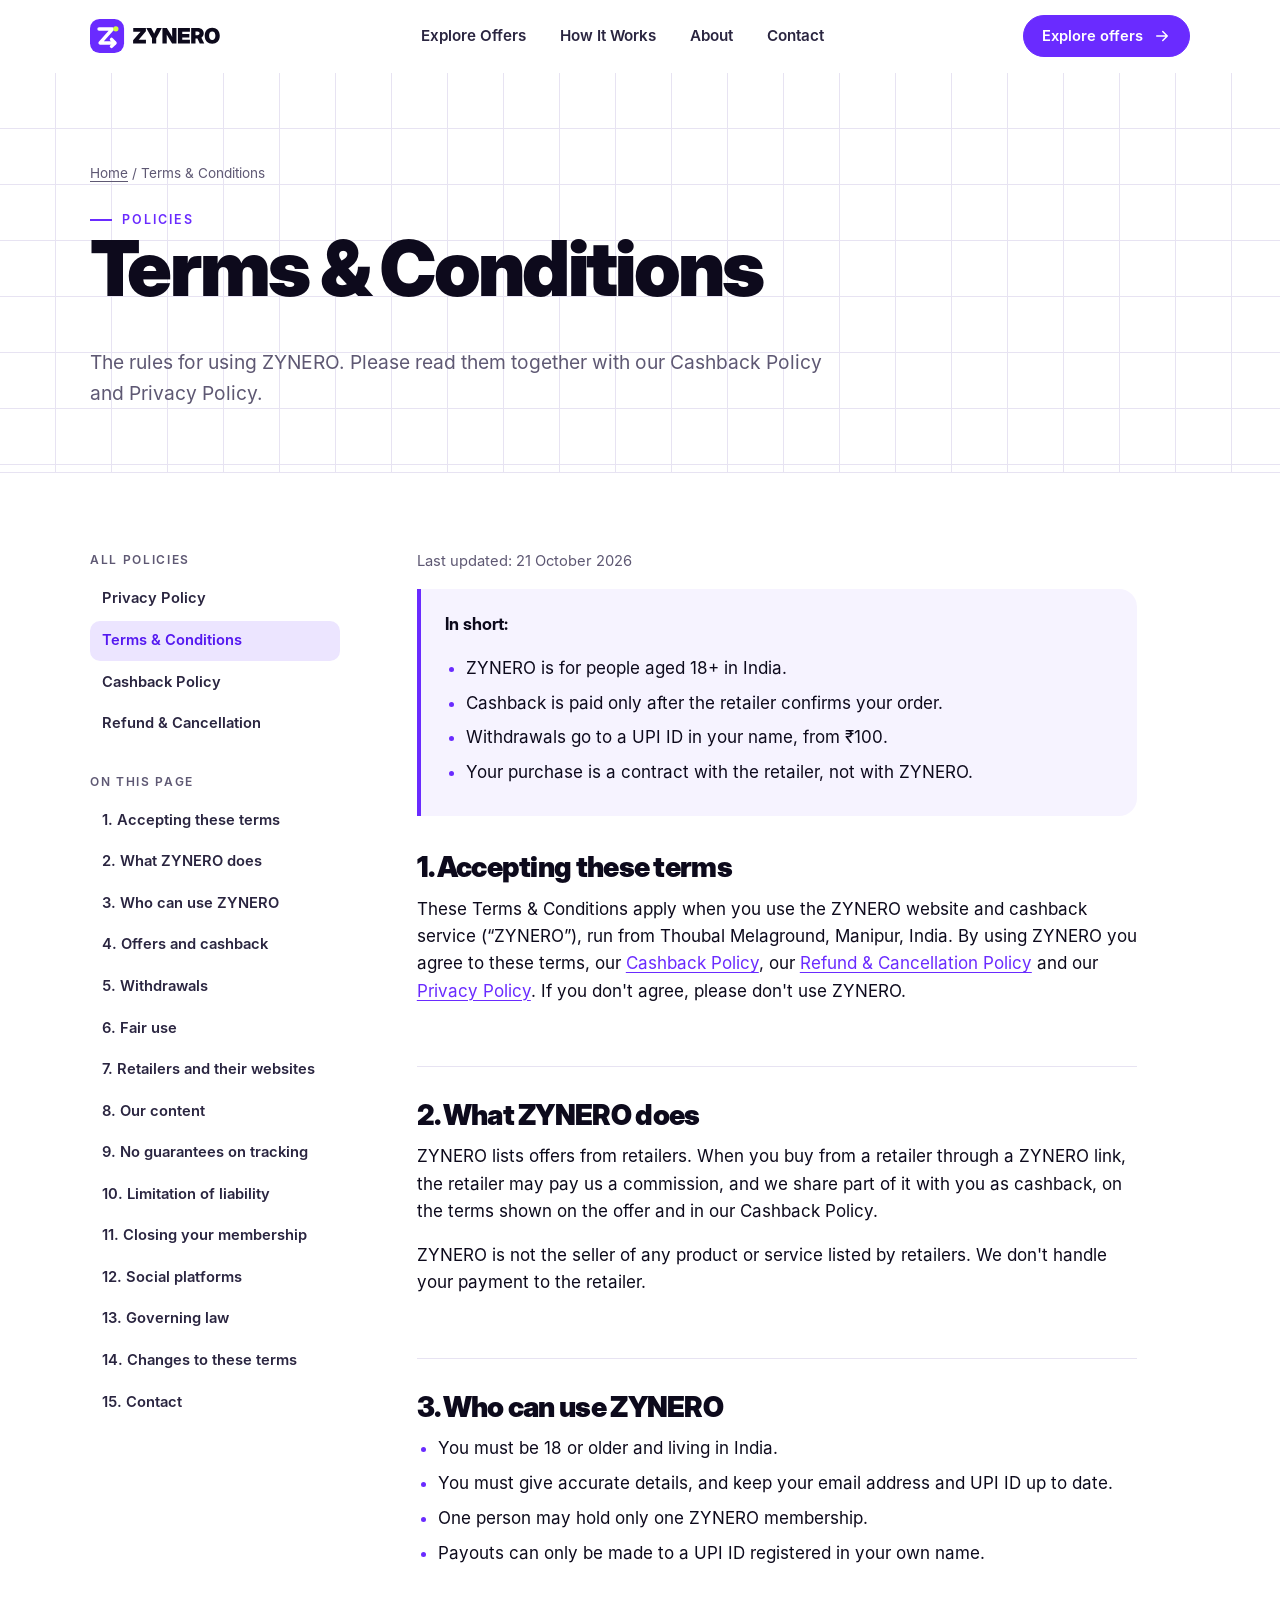
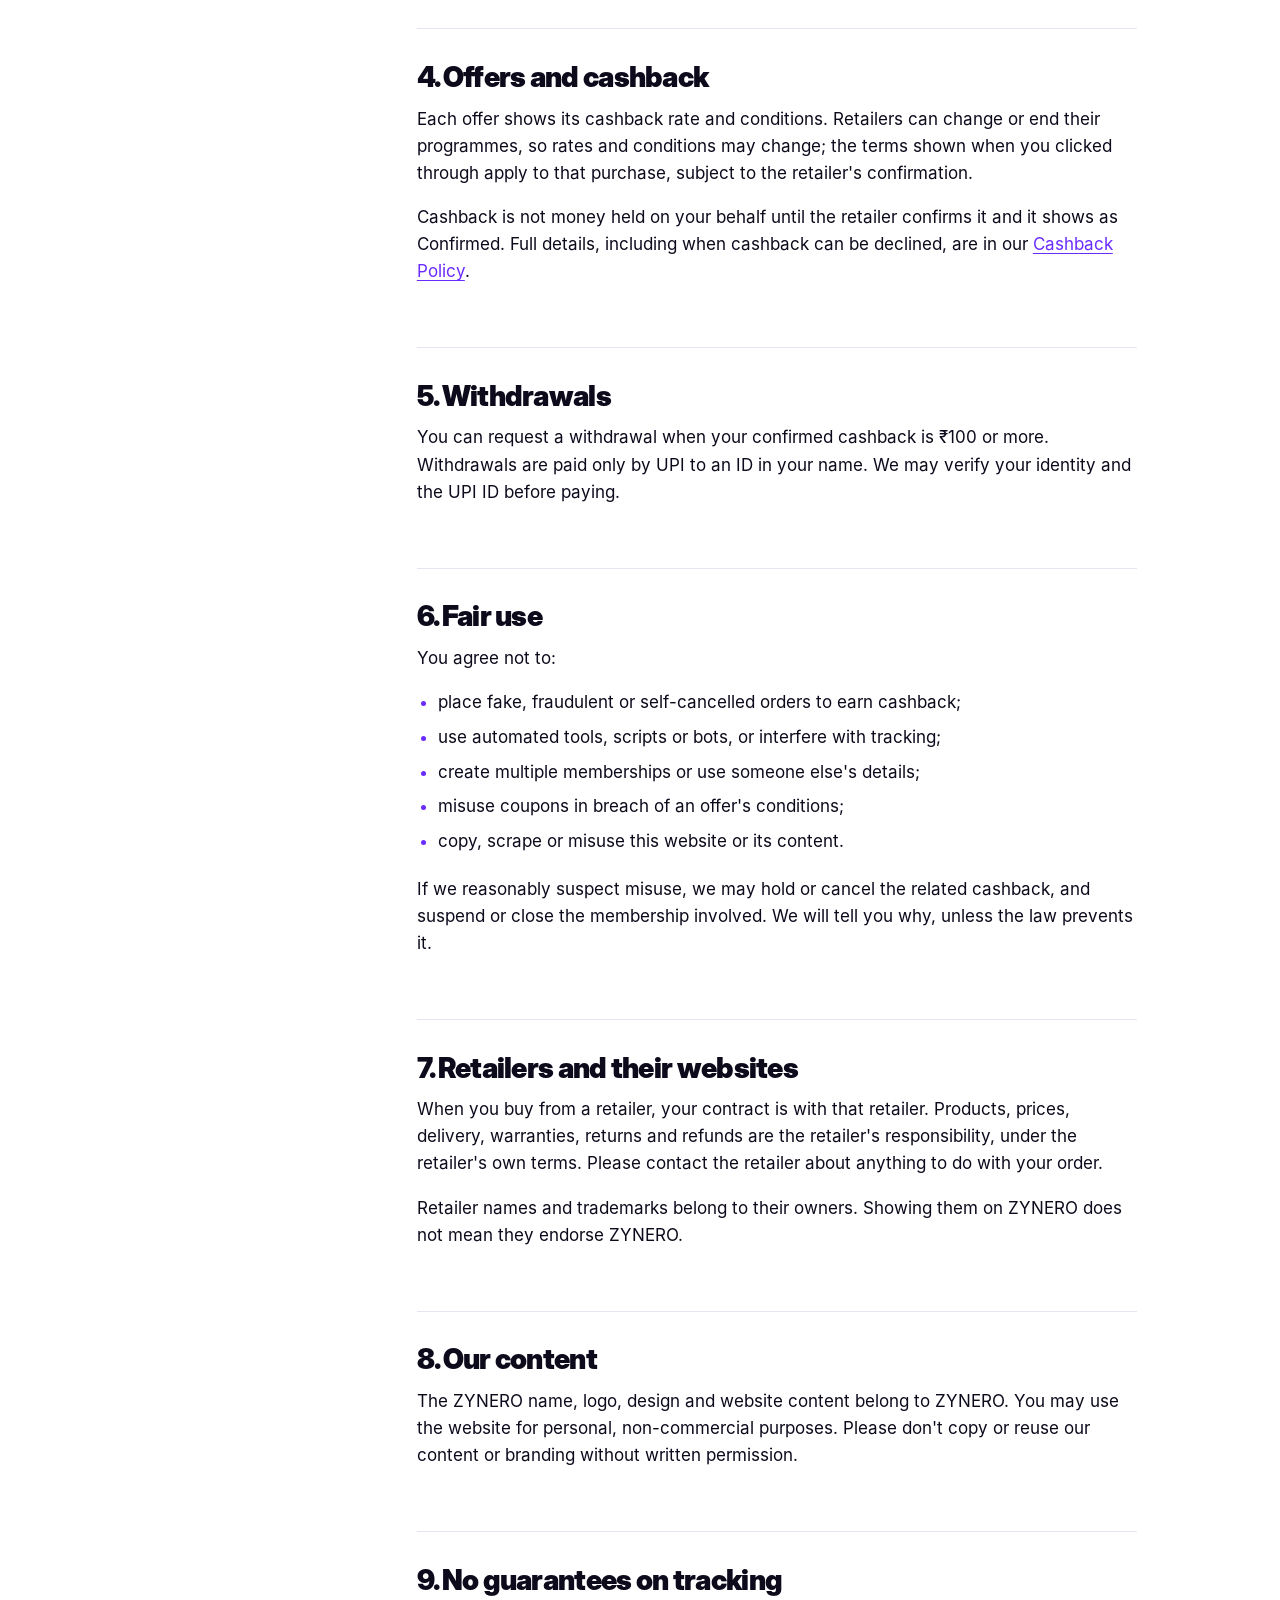
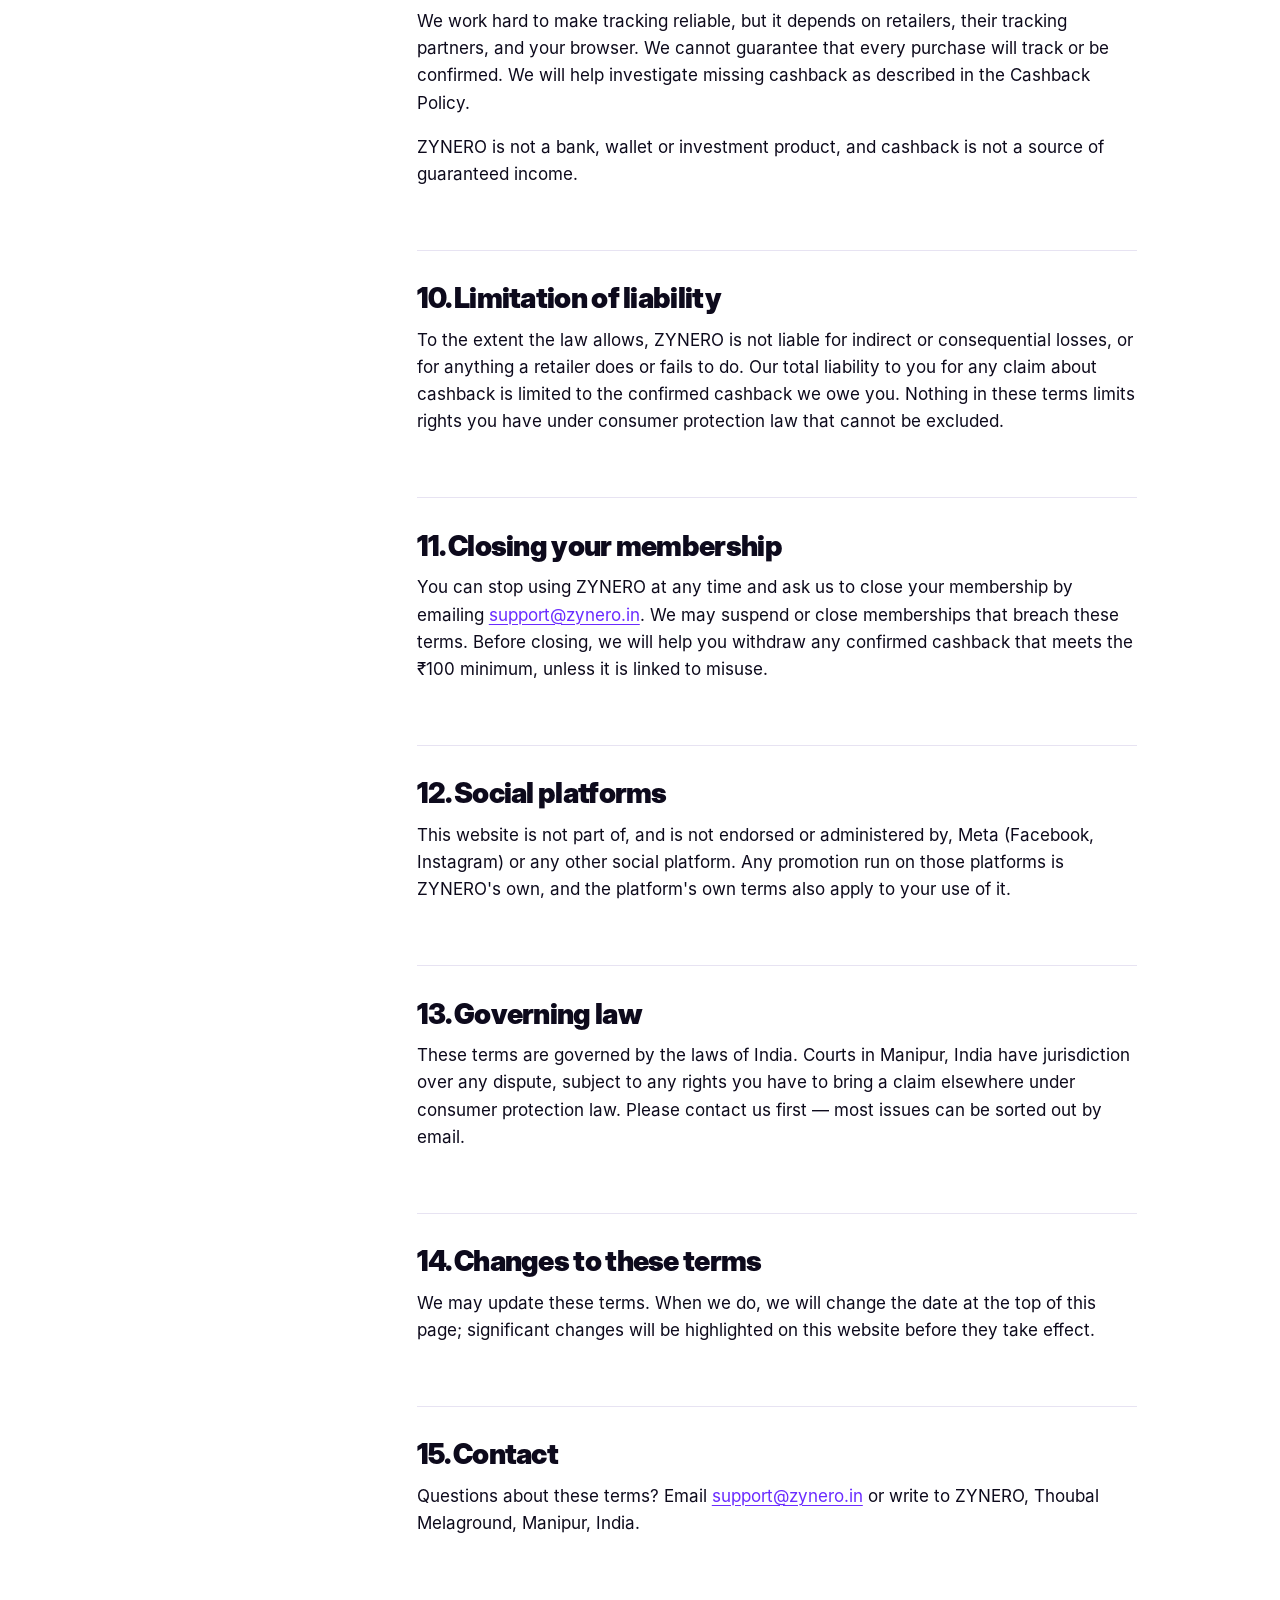
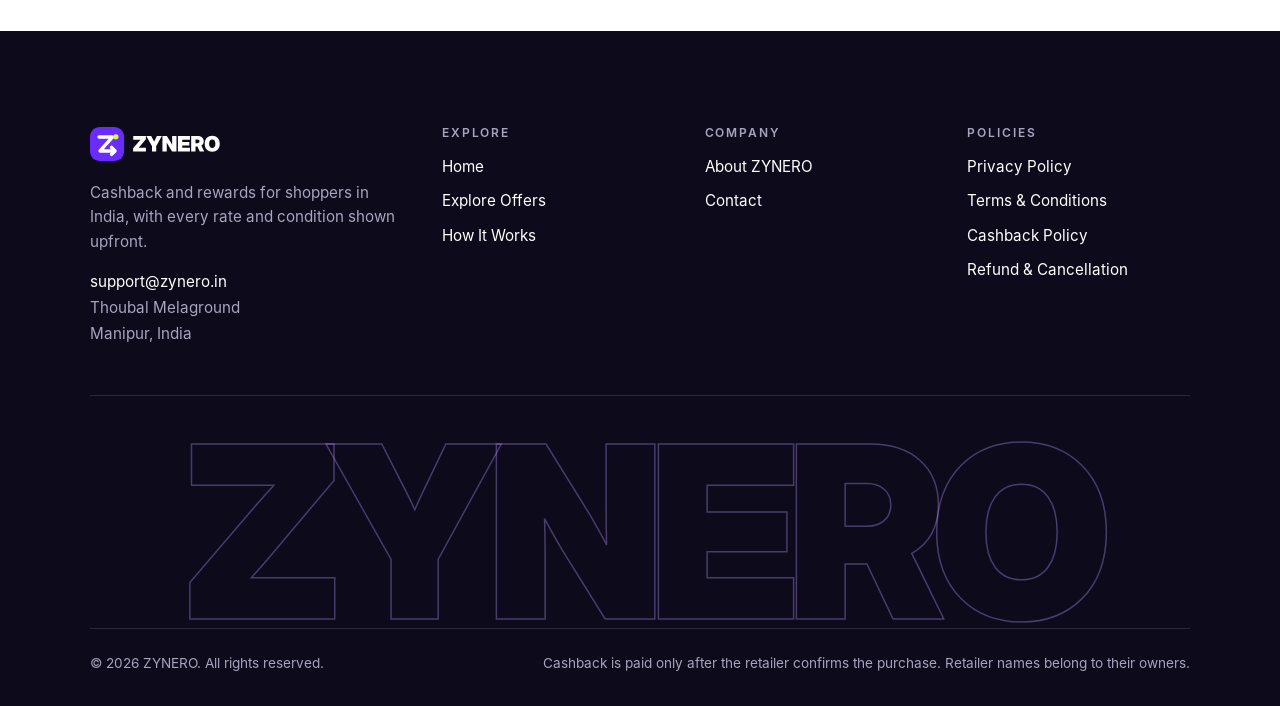
<file: terms.html>
<!DOCTYPE html>
<html lang="en-IN" class="no-js">
<head>
  <meta charset="utf-8">
  <meta name="viewport" content="width=device-width, initial-scale=1, viewport-fit=cover">
  <title>Terms &amp; Conditions — ZYNERO</title>
  <meta name="description" content="The terms that apply when you use ZYNERO, the Indian cashback and rewards platform.">
  <meta name="robots" content="index, follow, max-image-preview:large">
  <link rel="canonical" href="https://zynero.in/terms.html">
  <meta name="theme-color" content="#6a2bff">
  <meta name="color-scheme" content="light">
  <meta name="referrer" content="strict-origin-when-cross-origin">
  <meta name="format-detection" content="telephone=no">

  <meta property="og:type" content="website">
  <meta property="og:site_name" content="ZYNERO">
  <meta property="og:locale" content="en_IN">
  <meta property="og:title" content="Terms &amp; Conditions — ZYNERO">
  <meta property="og:description" content="The terms that apply when you use ZYNERO, the Indian cashback and rewards platform.">
  <meta property="og:url" content="https://zynero.in/terms.html">
  <meta property="og:image" content="https://zynero.in/assets/img/og-image.png">
  <meta property="og:image:width" content="1200">
  <meta property="og:image:height" content="630">
  <meta property="og:image:alt" content="ZYNERO — cashback and rewards with clear conditions">
  <meta name="twitter:card" content="summary_large_image">
  <meta name="twitter:title" content="Terms &amp; Conditions — ZYNERO">
  <meta name="twitter:description" content="The terms that apply when you use ZYNERO, the Indian cashback and rewards platform.">
  <meta name="twitter:image" content="https://zynero.in/assets/img/og-image.png">

  <link rel="icon" href="favicon.ico" sizes="any">
  <link rel="icon" href="assets/img/favicon.svg" type="image/svg+xml">
  <link rel="apple-touch-icon" href="assets/img/apple-touch-icon.png">
  <link rel="manifest" href="site.webmanifest">
  <link rel="stylesheet" href="assets/css/styles.css">
</head>
<body>
<a class="skip-link" href="#main">Skip to content</a>
<header class="site-header">
  <div class="wrap header-inner">
    <a class="brand" href="index.html" aria-label="ZYNERO home">
      <img src="assets/img/logo.svg" alt="ZYNERO" width="248" height="64">
    </a>
    <nav class="primary-nav" aria-label="Main">
        <a href="offers.html">Explore Offers</a>
        <a href="how-it-works.html">How It Works</a>
        <a href="about.html">About</a>
        <a href="contact.html">Contact</a>
    </nav>
    <div class="header-cta">
      <a class="btn btn--violet btn--sm" href="offers.html">Explore offers <svg viewBox="0 0 24 24" fill="none" stroke="currentColor" stroke-width="2" stroke-linecap="round" stroke-linejoin="round" aria-hidden="true" focusable="false"><path d="M5 12h14M13 6l6 6-6 6"/></svg></a>
      <button class="nav-toggle" type="button" aria-expanded="false" aria-controls="mobile-panel" aria-label="Open menu">
        <svg class="icon-open" viewBox="0 0 24 24" fill="none" stroke="currentColor" stroke-width="2" stroke-linecap="round" stroke-linejoin="round" aria-hidden="true" focusable="false"><path d="M4 7h16M4 12h16M4 17h10"/></svg>
        <svg class="icon-close" viewBox="0 0 24 24" fill="none" stroke="currentColor" stroke-width="2" stroke-linecap="round" stroke-linejoin="round" aria-hidden="true" focusable="false"><path d="M6 6l12 12M18 6 6 18"/></svg>
      </button>
    </div>
  </div>
  <nav class="mobile-panel" id="mobile-panel" aria-label="Mobile">
    <a class="m-link" href="index.html">Home <svg viewBox="0 0 24 24" fill="none" stroke="currentColor" stroke-width="2" stroke-linecap="round" stroke-linejoin="round" aria-hidden="true" focusable="false"><path d="M5 12h14M13 6l6 6-6 6"/></svg></a>
    <a class="m-link" href="offers.html">Explore Offers <svg viewBox="0 0 24 24" fill="none" stroke="currentColor" stroke-width="2" stroke-linecap="round" stroke-linejoin="round" aria-hidden="true" focusable="false"><path d="M5 12h14M13 6l6 6-6 6"/></svg></a>
    <a class="m-link" href="how-it-works.html">How It Works <svg viewBox="0 0 24 24" fill="none" stroke="currentColor" stroke-width="2" stroke-linecap="round" stroke-linejoin="round" aria-hidden="true" focusable="false"><path d="M5 12h14M13 6l6 6-6 6"/></svg></a>
    <a class="m-link" href="about.html">About <svg viewBox="0 0 24 24" fill="none" stroke="currentColor" stroke-width="2" stroke-linecap="round" stroke-linejoin="round" aria-hidden="true" focusable="false"><path d="M5 12h14M13 6l6 6-6 6"/></svg></a>
    <a class="m-link" href="contact.html">Contact <svg viewBox="0 0 24 24" fill="none" stroke="currentColor" stroke-width="2" stroke-linecap="round" stroke-linejoin="round" aria-hidden="true" focusable="false"><path d="M5 12h14M13 6l6 6-6 6"/></svg></a>
    <a class="btn btn--violet btn--block" href="offers.html">Explore offers <svg viewBox="0 0 24 24" fill="none" stroke="currentColor" stroke-width="2" stroke-linecap="round" stroke-linejoin="round" aria-hidden="true" focusable="false"><path d="M5 12h14M13 6l6 6-6 6"/></svg></a>
    <div class="m-legal">
      <a href="privacy-policy.html">Privacy Policy</a>
      <a href="terms.html">Terms &amp; Conditions</a>
      <a href="cashback-policy.html">Cashback Policy</a>
      <a href="refund-policy.html">Refund &amp; Cancellation</a>
    </div>
  </nav>
</header>
<main id="main">
  <section class="page-hero grid-bg">
    <div class="wrap">
      <p class="crumbs"><a href="index.html">Home</a> / Terms &amp; Conditions</p>
      <span class="kicker">Policies</span>
      <h1>Terms &amp; Conditions</h1>
      <p class="lede">The rules for using ZYNERO. Please read them together with our Cashback Policy and Privacy Policy.</p>
    </div>
  </section>

  <section class="section section--tight">
    <div class="wrap legal-layout">
      <aside class="legal-nav" aria-label="Policies">
        <p>All policies</p>
        <ul>
          <li><a href="privacy-policy.html">Privacy Policy</a></li>
          <li><a href="terms.html" aria-current="page">Terms &amp; Conditions</a></li>
          <li><a href="cashback-policy.html">Cashback Policy</a></li>
          <li><a href="refund-policy.html">Refund &amp; Cancellation</a></li>
        </ul>
        <div class="legal-nav-sections">
        <p>On this page</p>
        <ul>
          <li><a href="#acceptance">1. Accepting these terms</a></li>
          <li><a href="#service">2. What ZYNERO does</a></li>
          <li><a href="#eligibility">3. Who can use ZYNERO</a></li>
          <li><a href="#cashback">4. Offers and cashback</a></li>
          <li><a href="#withdrawals">5. Withdrawals</a></li>
          <li><a href="#acceptable-use">6. Fair use</a></li>
          <li><a href="#retailers">7. Retailers and their websites</a></li>
          <li><a href="#ip">8. Our content</a></li>
          <li><a href="#disclaimer">9. No guarantees on tracking</a></li>
          <li><a href="#liability">10. Limitation of liability</a></li>
          <li><a href="#termination">11. Closing your membership</a></li>
          <li><a href="#platforms">12. Social platforms</a></li>
          <li><a href="#law">13. Governing law</a></li>
          <li><a href="#changes">14. Changes to these terms</a></li>
          <li><a href="#contact">15. Contact</a></li>
        </ul>
        </div>
      </aside>
      <article class="prose">
        <p class="meta">Last updated: <time datetime="2026-10-21">21 October 2026</time></p>
        <div class="summary-box">
          <p><strong>In short:</strong></p>
          <ul>
            <li>ZYNERO is for people aged 18+ in India.</li>
            <li>Cashback is paid only after the retailer confirms your order.</li>
            <li>Withdrawals go to a UPI ID in your name, from ₹100.</li>
            <li>Your purchase is a contract with the retailer, not with ZYNERO.</li>
          </ul>
        </div>
        <h2 id="acceptance">1. Accepting these terms</h2>
        <p>These Terms &amp; Conditions apply when you use the ZYNERO website and cashback service (“ZYNERO”), run from Thoubal Melaground, Manipur, India. By using ZYNERO you agree to these terms, our <a href="cashback-policy.html">Cashback Policy</a>, our <a href="refund-policy.html">Refund &amp; Cancellation Policy</a> and our <a href="privacy-policy.html">Privacy Policy</a>. If you don't agree, please don't use ZYNERO.</p>
        <h2 id="service">2. What ZYNERO does</h2>
        <p>ZYNERO lists offers from retailers. When you buy from a retailer through a ZYNERO link, the retailer may pay us a commission, and we share part of it with you as cashback, on the terms shown on the offer and in our Cashback Policy.</p>
        <p>ZYNERO is not the seller of any product or service listed by retailers. We don't handle your payment to the retailer.</p>
        <h2 id="eligibility">3. Who can use ZYNERO</h2>
        <ul>
          <li>You must be 18 or older and living in India.</li>
          <li>You must give accurate details, and keep your email address and UPI ID up to date.</li>
          <li>One person may hold only one ZYNERO membership.</li>
          <li>Payouts can only be made to a UPI ID registered in your own name.</li>
        </ul>
        <h2 id="cashback">4. Offers and cashback</h2>
        <p>Each offer shows its cashback rate and conditions. Retailers can change or end their programmes, so rates and conditions may change; the terms shown when you clicked through apply to that purchase, subject to the retailer's confirmation.</p>
        <p>Cashback is not money held on your behalf until the retailer confirms it and it shows as Confirmed. Full details, including when cashback can be declined, are in our <a href="cashback-policy.html">Cashback Policy</a>.</p>
        <h2 id="withdrawals">5. Withdrawals</h2>
        <p>You can request a withdrawal when your confirmed cashback is ₹100 or more. Withdrawals are paid only by UPI to an ID in your name. We may verify your identity and the UPI ID before paying.</p>
        <h2 id="acceptable-use">6. Fair use</h2>
        <p>You agree not to:</p>
        <ul>
          <li>place fake, fraudulent or self-cancelled orders to earn cashback;</li>
          <li>use automated tools, scripts or bots, or interfere with tracking;</li>
          <li>create multiple memberships or use someone else's details;</li>
          <li>misuse coupons in breach of an offer's conditions;</li>
          <li>copy, scrape or misuse this website or its content.</li>
        </ul>
        <p>If we reasonably suspect misuse, we may hold or cancel the related cashback, and suspend or close the membership involved. We will tell you why, unless the law prevents it.</p>
        <h2 id="retailers">7. Retailers and their websites</h2>
        <p>When you buy from a retailer, your contract is with that retailer. Products, prices, delivery, warranties, returns and refunds are the retailer's responsibility, under the retailer's own terms. Please contact the retailer about anything to do with your order.</p>
        <p>Retailer names and trademarks belong to their owners. Showing them on ZYNERO does not mean they endorse ZYNERO.</p>
        <h2 id="ip">8. Our content</h2>
        <p>The ZYNERO name, logo, design and website content belong to ZYNERO. You may use the website for personal, non-commercial purposes. Please don't copy or reuse our content or branding without written permission.</p>
        <h2 id="disclaimer">9. No guarantees on tracking</h2>
        <p>We work hard to make tracking reliable, but it depends on retailers, their tracking partners, and your browser. We cannot guarantee that every purchase will track or be confirmed. We will help investigate missing cashback as described in the Cashback Policy.</p>
        <p>ZYNERO is not a bank, wallet or investment product, and cashback is not a source of guaranteed income.</p>
        <h2 id="liability">10. Limitation of liability</h2>
        <p>To the extent the law allows, ZYNERO is not liable for indirect or consequential losses, or for anything a retailer does or fails to do. Our total liability to you for any claim about cashback is limited to the confirmed cashback we owe you. Nothing in these terms limits rights you have under consumer protection law that cannot be excluded.</p>
        <h2 id="termination">11. Closing your membership</h2>
        <p>You can stop using ZYNERO at any time and ask us to close your membership by emailing <a href="mailto:support@zynero.in">support@zynero.in</a>. We may suspend or close memberships that breach these terms. Before closing, we will help you withdraw any confirmed cashback that meets the ₹100 minimum, unless it is linked to misuse.</p>
        <h2 id="platforms">12. Social platforms</h2>
        <p>This website is not part of, and is not endorsed or administered by, Meta (Facebook, Instagram) or any other social platform. Any promotion run on those platforms is ZYNERO's own, and the platform's own terms also apply to your use of it.</p>
        <h2 id="law">13. Governing law</h2>
        <p>These terms are governed by the laws of India. Courts in Manipur, India have jurisdiction over any dispute, subject to any rights you have to bring a claim elsewhere under consumer protection law. Please contact us first — most issues can be sorted out by email.</p>
        <h2 id="changes">14. Changes to these terms</h2>
        <p>We may update these terms. When we do, we will change the date at the top of this page; significant changes will be highlighted on this website before they take effect.</p>
        <h2 id="contact">15. Contact</h2>
        <p>Questions about these terms? Email <a href="mailto:support@zynero.in">support@zynero.in</a> or write to ZYNERO, Thoubal Melaground, Manipur, India.</p>
      </article>
    </div>
  </section>
</main>
<footer class="site-footer">
  <div class="wrap">
    <div class="footer-top">
      <div class="footer-brand">
        <a href="index.html" aria-label="ZYNERO home"><img src="assets/img/logo-light.svg" alt="ZYNERO" width="248" height="64"></a>
        <p>Cashback and rewards for shoppers in India, with every rate and condition shown upfront.</p>
        <address>
          <a href="mailto:support@zynero.in">support@zynero.in</a><br>
          Thoubal Melaground<br>Manipur, India
        </address>
      </div>
      <nav class="footer-col" aria-label="Explore">
        <h2>Explore</h2>
        <ul>
            <li><a href="index.html">Home</a></li>
            <li><a href="offers.html">Explore Offers</a></li>
            <li><a href="how-it-works.html">How It Works</a></li>
        </ul>
      </nav>
      <nav class="footer-col" aria-label="Company">
        <h2>Company</h2>
        <ul>
            <li><a href="about.html">About ZYNERO</a></li>
            <li><a href="contact.html">Contact</a></li>
        </ul>
      </nav>
      <nav class="footer-col" aria-label="Policies">
        <h2>Policies</h2>
        <ul>
            <li><a href="privacy-policy.html">Privacy Policy</a></li>
            <li><a href="terms.html">Terms &amp; Conditions</a></li>
            <li><a href="cashback-policy.html">Cashback Policy</a></li>
            <li><a href="refund-policy.html">Refund &amp; Cancellation</a></li>
        </ul>
      </nav>
    </div>
    <div class="footer-word" aria-hidden="true">ZYNERO</div>
    <div class="footer-bottom">
      <p>&copy; <span data-year>2026</span> ZYNERO. All rights reserved.</p>
      <p>Cashback is paid only after the retailer confirms the purchase. Retailer names belong to their owners.</p>
    </div>
  </div>
</footer>
<script src="assets/js/main.js" defer></script>
</body>
</html>
</file>
<file: assets/css/styles.css>
/* ==========================================================================
   ZYNERO — main stylesheet
   Structure: 1. Fonts  2. Tokens  3. Base  4. Layout  5. Header & nav
              6. Buttons & chips  7. Home sections  8. Offers  9. Steps & status
              10. Prose / legal  11. Contact & forms  12. Footer  13. Motion & utilities
   ========================================================================== */

/* 1. Fonts (self-hosted, SIL Open Font License — see assets/fonts) */
@font-face {
  font-family: "Inter";
  src: url("../fonts/Inter-Regular.woff") format("woff");
  font-weight: 400;
  font-style: normal;
  font-display: swap;
}
@font-face {
  font-family: "Inter";
  src: url("../fonts/Inter-SemiBold.woff") format("woff");
  font-weight: 600;
  font-style: normal;
  font-display: swap;
}
@font-face {
  font-family: "Inter Display";
  src: url("../fonts/InterDisplay-Bold.woff") format("woff");
  font-weight: 700;
  font-style: normal;
  font-display: swap;
}
@font-face {
  font-family: "Inter Display";
  src: url("../fonts/InterDisplay-Black.woff") format("woff");
  font-weight: 900;
  font-style: normal;
  font-display: swap;
}
@font-face {
  font-family: "Lora";
  src: url("../fonts/Lora-Italic.woff") format("woff");
  font-weight: 400 700;
  font-style: italic;
  font-display: swap;
}

/* 2. Design tokens */
:root {
  --ink: #0d0a1c;
  --ink-2: #2a2540;
  --muted: #5e5873;
  --line: #e7e3f2;
  --line-strong: #d3cce8;
  --paper: #ffffff;
  --mist: #f6f3ff;
  --violet: #6a2bff;
  --violet-deep: #5418f0;
  --violet-soft: #b79bff;
  --violet-wash: #ece5ff;
  --volt: #d4ff3f;
  --on-dark: #ffffff;
  --on-dark-muted: #a9a3be;

  --font-body: "Inter", system-ui, -apple-system, "Segoe UI", Roboto, sans-serif;
  --font-display: "Inter Display", "Inter", system-ui, -apple-system, "Segoe UI", sans-serif;
  --font-accent: "Lora", Georgia, "Times New Roman", serif;

  --radius-s: 10px;
  --radius-m: 18px;
  --radius-l: 28px;
  --shadow-card: 0 1px 0 rgba(13, 10, 28, 0.04), 0 18px 40px -24px rgba(56, 22, 160, 0.35);
  --wrap: 1180px;
  --gutter: clamp(16px, 4vw, 40px);
  --header-h: 72px;
  --ease: cubic-bezier(0.2, 0.7, 0.2, 1);
}

/* 3. Base */
*,
*::before,
*::after {
  box-sizing: border-box;
}
html {
  -webkit-text-size-adjust: 100%;
  text-size-adjust: 100%;
  scroll-behavior: smooth;
  scroll-padding-top: calc(var(--header-h) + 16px);
}
body {
  margin: 0;
  font-family: var(--font-body);
  font-size: 1.0625rem;
  line-height: 1.6;
  color: var(--ink);
  background: var(--paper);
  -webkit-font-smoothing: antialiased;
  text-rendering: optimizeLegibility;
  overflow-x: hidden;
}
body.nav-open {
  overflow: hidden;
}
img,
svg {
  display: block;
  max-width: 100%;
}
a {
  color: var(--violet);
  text-decoration-thickness: 1px;
  text-underline-offset: 3px;
}
a:hover {
  color: var(--violet-deep);
}
h1,
h2,
h3,
h4 {
  font-family: var(--font-display);
  font-weight: 900;
  line-height: 1.02;
  letter-spacing: -0.035em;
  margin: 0 0 0.5em;
  text-wrap: balance;
}
h1 {
  font-size: clamp(2.6rem, 7.2vw, 5.9rem);
}
h2 {
  font-size: clamp(2rem, 4.4vw, 3.4rem);
}
h3 {
  font-size: clamp(1.25rem, 2vw, 1.5rem);
  font-weight: 700;
  letter-spacing: -0.02em;
  line-height: 1.2;
}
p {
  margin: 0 0 1em;
}
em.accent,
.accent {
  font-family: var(--font-accent);
  font-style: italic;
  font-weight: 500;
  letter-spacing: -0.01em;
  color: var(--violet);
}
::selection {
  background: var(--volt);
  color: var(--ink);
}
:focus-visible {
  outline: 3px solid var(--violet);
  outline-offset: 3px;
  border-radius: 6px;
}
.skip-link {
  position: absolute;
  left: 16px;
  top: -60px;
  z-index: 100;
  background: var(--ink);
  color: var(--on-dark);
  padding: 10px 16px;
  border-radius: var(--radius-s);
  font-weight: 600;
  text-decoration: none;
}
.skip-link:focus {
  top: 12px;
  color: var(--on-dark);
}
.visually-hidden {
  position: absolute !important;
  width: 1px;
  height: 1px;
  padding: 0;
  margin: -1px;
  overflow: hidden;
  clip: rect(0, 0, 0, 0);
  white-space: nowrap;
  border: 0;
}

/* 4. Layout */
.wrap {
  width: 100%;
  max-width: var(--wrap);
  margin-inline: auto;
  padding-inline: var(--gutter);
}
.section {
  padding-block: clamp(64px, 9vw, 120px);
}
.section--tight {
  padding-block: clamp(48px, 6vw, 80px);
}
.section--mist {
  background: var(--mist);
}
.section--ink {
  background: var(--ink);
  color: var(--on-dark);
}
.section-head {
  display: grid;
  gap: 18px;
  margin-bottom: clamp(36px, 5vw, 64px);
  max-width: 760px;
}
.section-head p {
  color: var(--muted);
  font-size: 1.125rem;
  margin: 0;
}
.section--ink .section-head p {
  color: var(--on-dark-muted);
}
.kicker {
  display: inline-flex;
  align-items: center;
  gap: 10px;
  font-size: 0.78rem;
  font-weight: 600;
  letter-spacing: 0.16em;
  text-transform: uppercase;
  color: var(--violet);
}
.kicker::before {
  content: "";
  width: 22px;
  height: 2px;
  background: currentColor;
}
.section--ink .kicker {
  color: var(--volt);
}
.grid-bg {
  background-image: linear-gradient(var(--line) 1px, transparent 1px),
    linear-gradient(90deg, var(--line) 1px, transparent 1px);
  background-size: 56px 56px;
  background-position: -1px -1px;
}

/* 5. Header & navigation */
.site-header {
  position: sticky;
  top: 0;
  z-index: 50;
  background: rgba(255, 255, 255, 0.86);
  -webkit-backdrop-filter: saturate(160%) blur(14px);
  backdrop-filter: saturate(160%) blur(14px);
  border-bottom: 1px solid transparent;
  transition: border-color 0.25s var(--ease);
}
.site-header.is-scrolled {
  border-bottom-color: var(--line);
}
.header-inner {
  height: var(--header-h);
  display: flex;
  align-items: center;
  justify-content: space-between;
  gap: 24px;
}
.brand {
  display: inline-flex;
  align-items: center;
  flex-shrink: 0;
  border-radius: 12px;
}
.brand img {
  height: 34px;
  width: auto;
}
.primary-nav {
  display: flex;
  align-items: center;
  gap: 6px;
}
.primary-nav a {
  position: relative;
  color: var(--ink-2);
  text-decoration: none;
  font-weight: 600;
  font-size: 0.95rem;
  padding: 8px 14px;
  border-radius: 999px;
  transition: background 0.2s var(--ease), color 0.2s var(--ease);
}
.primary-nav a:hover {
  background: var(--mist);
  color: var(--violet);
}
.primary-nav a[aria-current="page"] {
  background: var(--ink);
  color: var(--on-dark);
}
.header-cta {
  display: flex;
  align-items: center;
  gap: 10px;
}
.nav-toggle {
  display: none;
  width: 46px;
  height: 46px;
  border-radius: 14px;
  border: 1px solid var(--line-strong);
  background: var(--paper);
  color: var(--ink);
  cursor: pointer;
  align-items: center;
  justify-content: center;
}
.nav-toggle svg {
  width: 22px;
  height: 22px;
}
.nav-toggle .icon-close {
  display: none;
}
.nav-toggle[aria-expanded="true"] .icon-open {
  display: none;
}
.nav-toggle[aria-expanded="true"] .icon-close {
  display: block;
}
.mobile-panel {
  display: none;
}

@media (max-width: 900px) {
  .primary-nav,
  .header-cta .btn {
    display: none;
  }
  .nav-toggle {
    display: inline-flex;
  }
  .mobile-panel {
    position: fixed;
    inset: var(--header-h) 0 0 0;
    z-index: 49;
    background: var(--paper);
    padding: 24px var(--gutter) 40px;
    overflow-y: auto;
    flex-direction: column;
    gap: 6px;
  }
  .mobile-panel.is-open {
    display: flex;
  }
  .mobile-panel a.m-link {
    display: flex;
    justify-content: space-between;
    align-items: center;
    font-family: var(--font-display);
    font-weight: 900;
    letter-spacing: -0.03em;
    font-size: 2rem;
    color: var(--ink);
    text-decoration: none;
    padding: 12px 0;
    border-bottom: 1px solid var(--line);
  }
  .mobile-panel a.m-link[aria-current="page"] {
    color: var(--violet);
  }
  .mobile-panel .m-legal {
    margin-top: 24px;
    display: flex;
    flex-wrap: wrap;
    gap: 8px 16px;
    font-size: 0.92rem;
  }
  .mobile-panel .m-legal a {
    color: var(--muted);
  }
  .mobile-panel .btn {
    margin-top: 24px;
  }
}

/* 6. Buttons & chips */
.btn {
  --btn-bg: var(--ink);
  --btn-fg: var(--on-dark);
  display: inline-flex;
  align-items: center;
  justify-content: center;
  gap: 10px;
  min-height: 50px;
  padding: 0 24px;
  border-radius: 999px;
  border: 1.5px solid var(--btn-bg);
  background: var(--btn-bg);
  color: var(--btn-fg);
  font: 600 1rem/1 var(--font-body);
  text-decoration: none;
  cursor: pointer;
  transition: transform 0.2s var(--ease), background 0.2s var(--ease), color 0.2s var(--ease),
    box-shadow 0.2s var(--ease);
}
.btn svg {
  width: 18px;
  height: 18px;
  transition: transform 0.2s var(--ease);
}
.btn:hover {
  color: var(--btn-fg);
  transform: translateY(-2px);
  box-shadow: 0 12px 24px -14px rgba(106, 43, 255, 0.8);
}
.btn:hover svg {
  transform: translateX(3px);
}
.btn--violet {
  --btn-bg: var(--violet);
}
.btn--violet:hover {
  background: var(--violet-deep);
  border-color: var(--violet-deep);
}
.btn--ghost {
  --btn-bg: transparent;
  --btn-fg: var(--ink);
  border-color: var(--line-strong);
}
.btn--ghost:hover {
  border-color: var(--ink);
  box-shadow: none;
}
.btn--volt {
  --btn-bg: var(--volt);
  --btn-fg: var(--ink);
}
.btn--on-dark {
  --btn-bg: transparent;
  --btn-fg: var(--on-dark);
  border-color: rgba(255, 255, 255, 0.3);
}
.btn--on-dark:hover {
  border-color: var(--on-dark);
  box-shadow: none;
}
.btn--sm {
  min-height: 42px;
  padding: 0 18px;
  font-size: 0.92rem;
}
.btn--block {
  width: 100%;
}
.btn-row {
  display: flex;
  flex-wrap: wrap;
  gap: 12px;
}
.chip {
  display: inline-flex;
  align-items: center;
  gap: 6px;
  padding: 5px 12px;
  border-radius: 999px;
  font-size: 0.8rem;
  font-weight: 600;
  background: var(--violet-wash);
  color: var(--violet-deep);
  white-space: nowrap;
}
.chip--ink {
  background: var(--ink);
  color: var(--on-dark);
}
.chip--volt {
  background: var(--volt);
  color: var(--ink);
}
.chip--line {
  background: transparent;
  border: 1px solid var(--line-strong);
  color: var(--ink-2);
}

/* 7. Home */
.hero {
  position: relative;
  overflow: hidden;
  padding-block: clamp(48px, 7vw, 96px) clamp(64px, 8vw, 112px);
}
.hero::after {
  content: "";
  position: absolute;
  inset: 0;
  background: radial-gradient(60% 70% at 85% 30%, rgba(106, 43, 255, 0.14), transparent 70%);
  pointer-events: none;
}
.hero-grid {
  position: relative;
  z-index: 1;
  display: grid;
  grid-template-columns: 1.15fr 0.85fr;
  gap: clamp(32px, 5vw, 72px);
  align-items: center;
}
.hero h1 {
  margin-bottom: 24px;
}
.hero h1 .accent {
  font-weight: 500;
}
.hero-lede {
  font-size: clamp(1.1rem, 1.6vw, 1.3rem);
  color: var(--muted);
  max-width: 34em;
  margin-bottom: 32px;
}
.hero-notes {
  display: flex;
  flex-wrap: wrap;
  gap: 8px;
  margin-top: 28px;
}

/* Status rail (hero illustration of the cashback lifecycle) */
.rail {
  position: relative;
  background: var(--ink);
  color: var(--on-dark);
  border-radius: var(--radius-l);
  padding: 28px;
  box-shadow: 0 40px 80px -40px rgba(56, 22, 160, 0.7);
  transform: rotate(1.5deg);
}
.rail::before {
  content: "";
  position: absolute;
  inset: 12px -14px -14px 12px;
  border: 1.5px solid var(--violet);
  border-radius: var(--radius-l);
  z-index: -1;
}
.rail-top {
  display: flex;
  align-items: center;
  justify-content: space-between;
  margin-bottom: 18px;
  font-size: 0.78rem;
  letter-spacing: 0.16em;
  text-transform: uppercase;
  color: var(--on-dark-muted);
  font-weight: 600;
}
.rail ol {
  list-style: none;
  margin: 0;
  padding: 0;
  display: grid;
  gap: 4px;
}
.rail li {
  position: relative;
  display: grid;
  grid-template-columns: 44px 1fr;
  gap: 14px;
  padding: 12px 0;
}
.rail li:not(:last-child)::after {
  content: "";
  position: absolute;
  left: 21px;
  top: 56px;
  bottom: -8px;
  width: 2px;
  background: repeating-linear-gradient(to bottom, var(--violet-soft) 0 4px, transparent 4px 9px);
  opacity: 0.6;
}
.rail .dot {
  width: 44px;
  height: 44px;
  border-radius: 14px;
  display: grid;
  place-items: center;
  background: rgba(255, 255, 255, 0.08);
  color: var(--violet-soft);
}
.rail li:last-child .dot {
  background: var(--volt);
  color: var(--ink);
}
.rail .dot svg {
  width: 22px;
  height: 22px;
}
.rail strong {
  display: block;
  font-family: var(--font-display);
  font-size: 1.15rem;
  letter-spacing: -0.02em;
}
.rail span {
  font-size: 0.92rem;
  color: var(--on-dark-muted);
}

/* Marquee band */
.band {
  background: var(--violet);
  color: var(--on-dark);
  overflow: hidden;
  border-block: 1px solid var(--violet-deep);
}
.band-track {
  display: flex;
  width: max-content;
  animation: marquee 38s linear infinite;
}
.band-track ul {
  display: flex;
  gap: 48px;
  list-style: none;
  margin: 0;
  padding: 18px 24px;
}
.band-track li {
  display: inline-flex;
  align-items: center;
  gap: 48px;
  font-family: var(--font-display);
  font-weight: 900;
  font-size: 1.15rem;
  letter-spacing: -0.01em;
  text-transform: uppercase;
  white-space: nowrap;
}
.band-track li::after {
  content: "";
  width: 10px;
  height: 10px;
  border-radius: 50%;
  background: var(--volt);
}
@keyframes marquee {
  to {
    transform: translateX(-50%);
  }
}

/* Numbered editorial steps */
.steps {
  display: grid;
  grid-template-columns: repeat(4, 1fr);
  border-top: 2px solid var(--ink);
}
.step {
  padding: 28px 24px 8px 0;
  border-right: 1px solid var(--line);
  padding-left: 24px;
}
.step:first-child {
  padding-left: 0;
}
.step:last-child {
  border-right: 0;
}
.step-num {
  font-family: var(--font-display);
  font-weight: 900;
  font-size: 3.4rem;
  line-height: 1;
  letter-spacing: -0.05em;
  color: transparent;
  -webkit-text-stroke: 1.5px var(--violet);
  margin-bottom: 20px;
}
.step-icon {
  width: 48px;
  height: 48px;
  border-radius: 14px;
  background: var(--violet-wash);
  color: var(--violet);
  display: grid;
  place-items: center;
  margin-bottom: 16px;
}
.step-icon svg {
  width: 24px;
  height: 24px;
}
.step p {
  color: var(--muted);
  font-size: 0.98rem;
}

/* Split feature with anatomy illustration */
.split {
  display: grid;
  grid-template-columns: 1fr 1fr;
  gap: clamp(32px, 6vw, 88px);
  align-items: center;
}
.anatomy {
  position: relative;
  padding: 24px 0;
}
.anatomy-card {
  position: relative;
  background: var(--paper);
  border: 1.5px solid var(--ink);
  border-radius: var(--radius-l);
  padding: 26px;
  box-shadow: 10px 10px 0 var(--violet);
}
.sk {
  height: 12px;
  border-radius: 6px;
  background: var(--line);
}
.sk--title {
  width: 46%;
  height: 16px;
  background: var(--ink-2);
  opacity: 0.85;
}
.sk--rate {
  width: 62%;
  height: 46px;
  border-radius: 12px;
  background: linear-gradient(90deg, var(--violet), var(--violet-soft));
  margin: 18px 0 20px;
}
.sk-row {
  display: flex;
  align-items: center;
  gap: 10px;
  margin-top: 12px;
}
.sk-row i {
  width: 16px;
  height: 16px;
  border-radius: 50%;
  background: var(--volt);
  border: 1.5px solid var(--ink);
  flex-shrink: 0;
}
.sk-btn {
  margin-top: 22px;
  height: 44px;
  border-radius: 999px;
  background: var(--ink);
}
.anatomy-labels {
  list-style: none;
  margin: 28px 0 0;
  padding: 0;
  display: grid;
  grid-template-columns: 1fr 1fr;
  gap: 10px;
}
.anatomy-labels li {
  display: flex;
  gap: 10px;
  align-items: baseline;
  font-size: 0.95rem;
  color: var(--ink-2);
}
.anatomy-labels b {
  font-family: var(--font-display);
  color: var(--violet);
  font-size: 0.85rem;
}

/* Commitment cards */
.commit-grid {
  display: grid;
  grid-template-columns: repeat(3, 1fr);
  gap: 18px;
}
.commit {
  position: relative;
  padding: 28px;
  border-radius: var(--radius-m);
  background: rgba(255, 255, 255, 0.04);
  border: 1px solid rgba(255, 255, 255, 0.12);
  transition: border-color 0.25s var(--ease), transform 0.25s var(--ease);
}
.commit:hover {
  border-color: var(--violet-soft);
  transform: translateY(-3px);
}
.commit svg {
  width: 28px;
  height: 28px;
  color: var(--volt);
  margin-bottom: 18px;
}
.commit h3 {
  color: var(--on-dark);
}
.commit p {
  color: var(--on-dark-muted);
  margin: 0;
  font-size: 0.98rem;
}
.commit--feature {
  grid-column: span 2;
  background: var(--violet);
  border-color: var(--violet);
}
.commit--feature p {
  color: rgba(255, 255, 255, 0.82);
}
.commit--feature .big {
  font-family: var(--font-display);
  font-weight: 900;
  font-size: clamp(2.6rem, 6vw, 4.4rem);
  letter-spacing: -0.04em;
  line-height: 1;
  margin-bottom: 10px;
  color: var(--on-dark);
}

/* FAQ */
.faq {
  border-top: 2px solid var(--ink);
}
.faq details {
  border-bottom: 1px solid var(--line);
}
.faq summary {
  list-style: none;
  cursor: pointer;
  display: flex;
  justify-content: space-between;
  align-items: center;
  gap: 24px;
  padding: 22px 0;
  font-family: var(--font-display);
  font-weight: 700;
  font-size: clamp(1.05rem, 1.6vw, 1.25rem);
  letter-spacing: -0.015em;
}
.faq summary::-webkit-details-marker {
  display: none;
}
.faq summary::after {
  content: "";
  flex-shrink: 0;
  width: 32px;
  height: 32px;
  border-radius: 50%;
  background: var(--mist)
    url("data:image/svg+xml,%3Csvg xmlns='http://www.w3.org/2000/svg' viewBox='0 0 24 24' fill='none' stroke='%236a2bff' stroke-width='2.4' stroke-linecap='round'%3E%3Cpath d='M12 5v14M5 12h14'/%3E%3C/svg%3E")
    center / 16px no-repeat;
  transition: transform 0.25s var(--ease), background-color 0.25s var(--ease);
}
.faq details[open] summary::after {
  transform: rotate(45deg);
  background-color: var(--volt);
}
.faq .faq-body {
  padding: 0 56px 22px 0;
  color: var(--muted);
}
.faq .faq-body p:last-child {
  margin: 0;
}

/* CTA block */
.cta-block {
  position: relative;
  overflow: hidden;
  border-radius: var(--radius-l);
  background: var(--ink);
  color: var(--on-dark);
  padding: clamp(36px, 6vw, 72px);
  display: grid;
  grid-template-columns: 1.3fr auto;
  gap: 32px;
  align-items: end;
}
.cta-block::before {
  content: "";
  position: absolute;
  right: -120px;
  top: -120px;
  width: 360px;
  height: 360px;
  border-radius: 50%;
  border: 60px solid var(--violet);
  opacity: 0.55;
}
.cta-block > * {
  position: relative;
}
.cta-block h2 {
  margin-bottom: 12px;
}
.cta-block p {
  color: var(--on-dark-muted);
  margin: 0;
  max-width: 34em;
}
.cta-block .accent {
  color: var(--volt);
}

/* Page hero (inner pages) */
.page-hero {
  padding-block: clamp(48px, 7vw, 96px) clamp(36px, 5vw, 64px);
  border-bottom: 1px solid var(--line);
}
.page-hero h1 {
  font-size: clamp(2.4rem, 6vw, 4.8rem);
  max-width: 14ch;
}
.page-hero .lede {
  font-size: clamp(1.08rem, 1.5vw, 1.25rem);
  color: var(--muted);
  max-width: 40em;
  margin: 0;
}
.crumbs {
  font-size: 0.85rem;
  color: var(--muted);
  margin-bottom: 18px;
}
.crumbs a {
  color: var(--muted);
}

/* 8. Offers */
.offers-toolbar {
  display: flex;
  flex-wrap: wrap;
  gap: 12px;
  align-items: center;
  justify-content: space-between;
  margin-bottom: 28px;
}
.search {
  position: relative;
  flex: 1 1 280px;
  max-width: 420px;
}
.search svg {
  position: absolute;
  left: 16px;
  top: 50%;
  width: 18px;
  height: 18px;
  transform: translateY(-50%);
  color: var(--muted);
}
.search input {
  width: 100%;
  min-height: 50px;
  padding: 0 18px 0 46px;
  border-radius: 999px;
  border: 1.5px solid var(--line-strong);
  font: inherit;
  background: var(--paper);
}
.search input:focus {
  outline: none;
  border-color: var(--violet);
  box-shadow: 0 0 0 4px var(--violet-wash);
}
.filters {
  display: flex;
  flex-wrap: wrap;
  gap: 8px;
}
.filter-btn {
  font: 600 0.9rem/1 var(--font-body);
  padding: 11px 16px;
  border-radius: 999px;
  border: 1.5px solid var(--line-strong);
  background: var(--paper);
  color: var(--ink-2);
  cursor: pointer;
}
.filter-btn:hover {
  border-color: var(--ink);
}
.filter-btn[aria-pressed="true"] {
  background: var(--ink);
  border-color: var(--ink);
  color: var(--on-dark);
}
.offer-grid {
  display: grid;
  grid-template-columns: repeat(auto-fill, minmax(290px, 1fr));
  gap: 22px;
}
.offer {
  --notch: 14px;
  position: relative;
  display: flex;
  flex-direction: column;
  background: var(--paper);
  border: 1.5px solid var(--ink);
  border-radius: var(--radius-m);
  overflow: hidden;
  transition: transform 0.25s var(--ease), box-shadow 0.25s var(--ease);
}
.offer:hover {
  transform: translateY(-4px);
  box-shadow: 8px 8px 0 var(--violet);
}
.offer-top {
  padding: 22px 22px 18px;
  background: var(--mist);
  border-bottom: 2px dashed var(--line-strong);
  position: relative;
}
.offer-top::before,
.offer-top::after {
  content: "";
  position: absolute;
  bottom: calc(var(--notch) * -1);
  width: calc(var(--notch) * 2);
  height: calc(var(--notch) * 2);
  border-radius: 50%;
  background: var(--paper);
  border: 1.5px solid var(--ink);
}
.offer-top::before {
  left: calc(var(--notch) * -1 - 1.5px);
}
.offer-top::after {
  right: calc(var(--notch) * -1 - 1.5px);
}
.offer-store {
  display: flex;
  align-items: center;
  justify-content: space-between;
  gap: 10px;
  margin-bottom: 14px;
}
.offer-store h3 {
  margin: 0;
  font-size: 1.15rem;
}
.offer-rate {
  font-family: var(--font-display);
  font-weight: 900;
  font-size: 2.6rem;
  letter-spacing: -0.045em;
  line-height: 1;
  color: var(--violet);
}
.offer-rate small {
  display: block;
  margin-top: 6px;
  font-family: var(--font-body);
  font-size: 0.85rem;
  font-weight: 600;
  letter-spacing: 0;
  color: var(--ink-2);
}
.offer-body {
  padding: 24px 22px 22px;
  display: flex;
  flex-direction: column;
  gap: 16px;
  flex: 1;
}
.offer-terms {
  list-style: none;
  margin: 0;
  padding: 0;
  display: grid;
  gap: 8px;
  font-size: 0.93rem;
  color: var(--ink-2);
}
.offer-terms li {
  display: grid;
  grid-template-columns: 18px 1fr;
  gap: 10px;
}
.offer-terms svg {
  width: 18px;
  height: 18px;
  margin-top: 3px;
  color: var(--violet);
}
.offer-meta {
  display: grid;
  grid-template-columns: 1fr 1fr;
  gap: 10px;
  margin: 0;
  font-size: 0.82rem;
}
.offer-meta div {
  background: var(--mist);
  border-radius: var(--radius-s);
  padding: 10px 12px;
}
.offer-meta dt {
  color: var(--muted);
  font-weight: 600;
  text-transform: uppercase;
  letter-spacing: 0.08em;
  font-size: 0.7rem;
}
.offer-meta dd {
  margin: 2px 0 0;
  font-weight: 600;
}
.offer .btn {
  margin-top: auto;
}
.offers-empty-results {
  padding: 40px;
  text-align: center;
  border: 1.5px dashed var(--line-strong);
  border-radius: var(--radius-m);
  color: var(--muted);
}

/* Launch state (shown when no partner offers are published yet) */
.launch {
  display: grid;
  grid-template-columns: 1.1fr 0.9fr;
  gap: clamp(28px, 5vw, 64px);
  align-items: start;
}
.launch-panel {
  background: var(--ink);
  color: var(--on-dark);
  border-radius: var(--radius-l);
  padding: clamp(28px, 4vw, 44px);
}
.launch-panel h2 {
  font-size: clamp(1.8rem, 3.6vw, 2.6rem);
}
.launch-panel p {
  color: var(--on-dark-muted);
}
.launch-panel .accent {
  color: var(--volt);
}
.field-list {
  list-style: none;
  margin: 0;
  padding: 0;
  display: grid;
  gap: 0;
  border-top: 2px solid var(--ink);
}
.field-list li {
  display: grid;
  grid-template-columns: 40px 1fr;
  gap: 14px;
  padding: 18px 0;
  border-bottom: 1px solid var(--line);
}
.field-list .n {
  font-family: var(--font-display);
  font-weight: 900;
  color: var(--violet);
  font-size: 1.1rem;
}
.field-list strong {
  display: block;
  font-family: var(--font-display);
  letter-spacing: -0.01em;
}
.field-list span {
  color: var(--muted);
  font-size: 0.95rem;
}

/* Checklist */
.checklist {
  list-style: none;
  margin: 0;
  padding: 0;
  display: grid;
  grid-template-columns: repeat(2, 1fr);
  gap: 14px;
}
.checklist li {
  display: grid;
  grid-template-columns: 28px 1fr;
  gap: 12px;
  padding: 18px;
  border: 1px solid var(--line);
  border-radius: var(--radius-m);
  background: var(--paper);
}
.checklist svg {
  width: 28px;
  height: 28px;
  padding: 5px;
  border-radius: 50%;
  background: var(--volt);
  color: var(--ink);
}
.checklist p {
  margin: 0;
  color: var(--ink-2);
  font-size: 0.97rem;
}

/* 9. How it works — detailed timeline and status table */
.timeline {
  list-style: none;
  margin: 0;
  padding: 0;
  display: grid;
  gap: 18px;
}
.timeline > li {
  display: grid;
  grid-template-columns: 120px 1fr;
  gap: clamp(18px, 4vw, 48px);
  padding: clamp(24px, 4vw, 40px);
  border-radius: var(--radius-l);
  background: var(--paper);
  border: 1px solid var(--line);
}
.timeline .t-num {
  font-family: var(--font-display);
  font-weight: 900;
  font-size: clamp(3rem, 7vw, 5rem);
  line-height: 0.9;
  letter-spacing: -0.06em;
  color: var(--violet);
}
.timeline h3 {
  font-size: clamp(1.4rem, 2.4vw, 1.9rem);
  font-weight: 900;
  letter-spacing: -0.03em;
}
.timeline p {
  color: var(--muted);
}
.timeline ul {
  margin: 0;
  padding-left: 1.1em;
  color: var(--ink-2);
}
.timeline ul li {
  margin-bottom: 6px;
}
.status-table {
  width: 100%;
  border-collapse: collapse;
  font-size: 0.98rem;
}
.status-table th,
.status-table td {
  text-align: left;
  padding: 18px 16px;
  border-bottom: 1px solid rgba(255, 255, 255, 0.12);
  vertical-align: top;
}
.status-table th {
  font-size: 0.75rem;
  letter-spacing: 0.14em;
  text-transform: uppercase;
  color: var(--on-dark-muted);
  font-weight: 600;
}
.status-table td {
  color: var(--on-dark-muted);
}
.status-table td:first-child {
  white-space: nowrap;
}
.status-pill {
  display: inline-flex;
  align-items: center;
  gap: 8px;
  font-weight: 600;
  color: var(--on-dark);
}
.status-pill::before {
  content: "";
  width: 10px;
  height: 10px;
  border-radius: 50%;
  background: var(--s, var(--violet-soft));
}
.s-tracked {
  --s: #8fb8ff;
}
.s-pending {
  --s: #ffc857;
}
.s-confirmed {
  --s: var(--volt);
}
.s-declined {
  --s: #ff6b7d;
}
.s-paid {
  --s: #ffffff;
}
.table-scroll {
  overflow-x: auto;
  border-radius: var(--radius-m);
  border: 1px solid rgba(255, 255, 255, 0.12);
}

/* Fact tiles */
.facts {
  display: grid;
  grid-template-columns: repeat(3, 1fr);
  gap: 18px;
}
.fact {
  padding: 26px;
  border-radius: var(--radius-m);
  border: 1.5px solid var(--ink);
  background: var(--paper);
}
.fact .label {
  font-size: 0.75rem;
  letter-spacing: 0.14em;
  text-transform: uppercase;
  color: var(--muted);
  font-weight: 600;
}
.fact .value {
  font-family: var(--font-display);
  font-weight: 900;
  font-size: clamp(1.8rem, 3.6vw, 2.6rem);
  letter-spacing: -0.04em;
  line-height: 1.1;
  margin: 8px 0;
}
.fact p {
  margin: 0;
  color: var(--muted);
  font-size: 0.95rem;
}

/* About */
.manifesto {
  font-family: var(--font-display);
  font-weight: 700;
  font-size: clamp(1.6rem, 3.4vw, 2.6rem);
  letter-spacing: -0.03em;
  line-height: 1.18;
  max-width: 24em;
  margin: 0;
}
.manifesto .accent {
  font-weight: 500;
}
.principles {
  display: grid;
  grid-template-columns: repeat(2, 1fr);
  gap: 0;
  border-top: 2px solid var(--ink);
}
.principle {
  padding: 30px 30px 30px 0;
  border-bottom: 1px solid var(--line);
}
.principle:nth-child(odd) {
  border-right: 1px solid var(--line);
}
.principle:nth-child(even) {
  padding-left: 30px;
  padding-right: 0;
}
.principle p {
  color: var(--muted);
  margin: 0;
}

/* 10. Prose / legal pages */
.legal-layout {
  display: grid;
  grid-template-columns: 250px 1fr;
  gap: clamp(32px, 6vw, 80px);
  align-items: start;
}
.legal-nav {
  position: sticky;
  top: calc(var(--header-h) + 24px);
  font-size: 0.92rem;
}
.legal-nav p {
  font-size: 0.75rem;
  letter-spacing: 0.14em;
  text-transform: uppercase;
  color: var(--muted);
  font-weight: 600;
  margin-bottom: 10px;
}
.legal-nav ul {
  list-style: none;
  margin: 0 0 28px;
  padding: 0;
  display: grid;
  gap: 2px;
}
.legal-nav a {
  display: block;
  padding: 8px 12px;
  border-radius: var(--radius-s);
  color: var(--ink-2);
  text-decoration: none;
  font-weight: 600;
}
.legal-nav a:hover {
  background: var(--mist);
  color: var(--violet);
}
.legal-nav a[aria-current="page"] {
  background: var(--violet-wash);
  color: var(--violet-deep);
}
.prose {
  max-width: 720px;
}
.prose h2 {
  font-size: clamp(1.4rem, 2.4vw, 1.75rem);
  font-weight: 900;
  letter-spacing: -0.025em;
  margin-top: 2.2em;
  padding-top: 1.2em;
  border-top: 1px solid var(--line);
}
.prose h2:first-of-type {
  margin-top: 0;
  padding-top: 0;
  border-top: 0;
}
.prose h3 {
  margin-top: 1.6em;
}
.prose ul,
.prose ol {
  padding-left: 1.25em;
  margin: 0 0 1.2em;
}
.prose li {
  margin-bottom: 0.45em;
}
.prose li::marker {
  color: var(--violet);
}
.prose .meta {
  font-size: 0.92rem;
  color: var(--muted);
}
.summary-box {
  background: var(--mist);
  border-left: 4px solid var(--violet);
  border-radius: 0 var(--radius-m) var(--radius-m) 0;
  padding: 22px 24px;
  margin-bottom: 2.2em;
}
.summary-box p:last-child,
.summary-box ul:last-child {
  margin-bottom: 0;
}
.summary-box strong:first-child {
  font-family: var(--font-display);
}

/* 11. Contact & forms */
.contact-grid {
  display: grid;
  grid-template-columns: 0.9fr 1.1fr;
  gap: clamp(28px, 5vw, 64px);
  align-items: start;
}
.contact-cards {
  display: grid;
  gap: 14px;
}
.contact-card {
  display: grid;
  grid-template-columns: 48px 1fr;
  gap: 16px;
  padding: 22px;
  border-radius: var(--radius-m);
  border: 1px solid var(--line);
  background: var(--paper);
}
.contact-card .ic {
  width: 48px;
  height: 48px;
  border-radius: 14px;
  background: var(--violet);
  color: var(--on-dark);
  display: grid;
  place-items: center;
}
.contact-card .ic svg {
  width: 22px;
  height: 22px;
}
.contact-card h3 {
  font-size: 1rem;
  margin-bottom: 4px;
}
.contact-card p {
  margin: 0;
  color: var(--ink-2);
  overflow-wrap: anywhere;
}
.contact-card address {
  font-style: normal;
}
.form-card {
  background: var(--paper);
  border: 1.5px solid var(--ink);
  border-radius: var(--radius-l);
  padding: clamp(24px, 4vw, 40px);
  box-shadow: 10px 10px 0 var(--violet);
}
.form-card h2 {
  font-size: clamp(1.6rem, 3vw, 2.2rem);
}
.form-grid {
  display: grid;
  grid-template-columns: 1fr 1fr;
  gap: 18px;
}
.field {
  display: grid;
  gap: 6px;
}
.field--full {
  grid-column: 1 / -1;
}
.field label {
  font-weight: 600;
  font-size: 0.92rem;
}
.field .hint {
  font-size: 0.82rem;
  color: var(--muted);
}
.field input,
.field select,
.field textarea {
  width: 100%;
  font: inherit;
  font-size: 1rem;
  color: var(--ink);
  background: var(--paper);
  border: 1.5px solid var(--line-strong);
  border-radius: var(--radius-s);
  padding: 13px 14px;
  min-height: 50px;
  transition: border-color 0.2s var(--ease), box-shadow 0.2s var(--ease);
}
.field select {
  appearance: none;
  -webkit-appearance: none;
  background-image: url("data:image/svg+xml,%3Csvg xmlns='http://www.w3.org/2000/svg' viewBox='0 0 24 24' fill='none' stroke='%230d0a1c' stroke-width='2' stroke-linecap='round' stroke-linejoin='round'%3E%3Cpath d='m6 9 6 6 6-6'/%3E%3C/svg%3E");
  background-repeat: no-repeat;
  background-position: right 14px center;
  background-size: 18px;
  padding-right: 42px;
}
.field textarea {
  min-height: 150px;
  resize: vertical;
}
.field input:focus,
.field select:focus,
.field textarea:focus {
  outline: none;
  border-color: var(--violet);
  box-shadow: 0 0 0 4px var(--violet-wash);
}
.field.has-error input,
.field.has-error select,
.field.has-error textarea {
  border-color: #d92d48;
}
.field .error {
  display: none;
  color: #b4182f;
  font-size: 0.85rem;
  font-weight: 600;
}
.field.has-error .error {
  display: block;
}
.consent {
  display: grid;
  grid-template-columns: 22px 1fr;
  gap: 10px;
  align-items: start;
  font-size: 0.92rem;
  color: var(--ink-2);
}
.consent input {
  width: 20px;
  height: 20px;
  margin: 2px 0 0;
  accent-color: var(--violet);
}
.form-note {
  font-size: 0.85rem;
  color: var(--muted);
  margin: 0;
}
.form-status {
  display: none;
  padding: 14px 16px;
  border-radius: var(--radius-s);
  background: var(--violet-wash);
  color: var(--violet-deep);
  font-weight: 600;
  font-size: 0.95rem;
}
.form-status.is-visible {
  display: block;
}
.form-status a {
  color: inherit;
}

/* 12. Footer */
.site-footer {
  background: var(--ink);
  color: var(--on-dark-muted);
  padding-top: clamp(56px, 8vw, 96px);
  font-size: 0.95rem;
}
.footer-top {
  display: grid;
  grid-template-columns: 1.4fr repeat(3, 1fr);
  gap: 40px;
  padding-bottom: 48px;
  border-bottom: 1px solid rgba(255, 255, 255, 0.12);
}
.footer-brand img {
  height: 34px;
  width: auto;
  margin-bottom: 20px;
}
.footer-brand p {
  max-width: 30em;
}
.footer-brand address {
  font-style: normal;
  line-height: 1.7;
}
.footer-brand a,
.footer-col a {
  color: var(--on-dark);
  text-decoration: none;
}
.footer-brand a:hover,
.footer-col a:hover {
  color: var(--volt);
}
.footer-col h2 {
  font-family: var(--font-body);
  font-size: 0.75rem;
  letter-spacing: 0.16em;
  text-transform: uppercase;
  font-weight: 600;
  color: var(--on-dark-muted);
  margin-bottom: 16px;
}
.footer-col ul {
  list-style: none;
  margin: 0;
  padding: 0;
  display: grid;
  gap: 10px;
}
.footer-word {
  font-family: var(--font-display);
  font-weight: 900;
  font-size: clamp(4rem, 19vw, 15rem);
  letter-spacing: -0.06em;
  line-height: 0.8;
  color: transparent;
  -webkit-text-stroke: 1.5px rgba(183, 155, 255, 0.35);
  text-align: center;
  user-select: none;
  padding-top: 40px;
  overflow: hidden;
  white-space: nowrap;
}
.footer-bottom {
  display: flex;
  flex-wrap: wrap;
  justify-content: space-between;
  gap: 12px 24px;
  padding-block: 24px 32px;
  font-size: 0.85rem;
  border-top: 1px solid rgba(255, 255, 255, 0.12);
}
.footer-bottom p {
  margin: 0;
}

/* 404 */
.notfound {
  min-height: 60vh;
  display: grid;
  place-items: center;
  text-align: center;
}
.notfound .code {
  font-family: var(--font-display);
  font-weight: 900;
  font-size: clamp(6rem, 22vw, 14rem);
  letter-spacing: -0.07em;
  line-height: 0.85;
  color: transparent;
  -webkit-text-stroke: 2px var(--violet);
}

/* 13. Motion & utilities */
.reveal {
  opacity: 0;
  transform: translateY(18px);
  transition: opacity 0.7s var(--ease), transform 0.7s var(--ease);
}
.reveal.is-in {
  opacity: 1;
  transform: none;
}
.no-js .reveal {
  opacity: 1;
  transform: none;
}
.mt-0 {
  margin-top: 0;
}
.mb-0 {
  margin-bottom: 0;
}
.mt-l {
  margin-top: clamp(40px, 6vw, 72px);
}
.center {
  text-align: center;
}
[hidden] {
  display: none !important;
}

@media (prefers-reduced-motion: reduce) {
  html {
    scroll-behavior: auto;
  }
  *,
  *::before,
  *::after {
    animation-duration: 0.01ms !important;
    animation-iteration-count: 1 !important;
    transition-duration: 0.01ms !important;
  }
  .reveal {
    opacity: 1;
    transform: none;
  }
}

/* Responsive */
@media (max-width: 1040px) {
  .steps {
    grid-template-columns: repeat(2, 1fr);
  }
  .step:nth-child(2) {
    border-right: 0;
  }
  .step:nth-child(3) {
    padding-left: 0;
  }
  .step:nth-child(n + 3) {
    border-top: 1px solid var(--line);
  }
  .footer-top {
    grid-template-columns: 1fr 1fr 1fr;
  }
  .footer-brand {
    grid-column: 1 / -1;
  }
}
@media (max-width: 900px) {
  .hero-grid,
  .split,
  .launch,
  .contact-grid,
  .legal-layout {
    grid-template-columns: 1fr;
  }
  .rail {
    transform: none;
    max-width: 520px;
  }
  .commit-grid {
    grid-template-columns: 1fr 1fr;
  }
  .facts {
    grid-template-columns: 1fr;
  }
  .cta-block {
    grid-template-columns: 1fr;
    align-items: start;
  }
  .legal-nav {
    position: static;
  }
  .legal-nav ul {
    display: flex;
    flex-wrap: wrap;
    gap: 6px;
  }
  .legal-nav a {
    border: 1px solid var(--line-strong);
    border-radius: 999px;
    padding: 7px 14px;
  }
  .legal-nav .legal-nav-sections {
    display: none;
  }
}
@media (max-width: 640px) {
  body {
    font-size: 1rem;
  }
  .steps {
    grid-template-columns: 1fr;
  }
  .step,
  .step:first-child,
  .step:nth-child(3) {
    padding-left: 0;
    padding-right: 0;
    border-right: 0;
  }
  .step + .step {
    border-top: 1px solid var(--line);
  }
  .commit-grid,
  .checklist,
  .principles,
  .form-grid,
  .anatomy-labels {
    grid-template-columns: 1fr;
  }
  .commit--feature {
    grid-column: auto;
  }
  .principle,
  .principle:nth-child(even) {
    padding: 24px 0;
    border-right: 0;
  }
  .timeline > li {
    grid-template-columns: 1fr;
    gap: 8px;
  }
  .footer-top {
    grid-template-columns: 1fr 1fr;
  }
  .faq .faq-body {
    padding-right: 0;
  }
  .btn-row .btn {
    flex: 1 1 100%;
  }
  .rail {
    padding: 22px;
  }
  .rail::before {
    inset: 10px -8px -10px 8px;
  }
  .status-table td:first-child {
    white-space: normal;
  }
}
@media (max-width: 400px) {
  .footer-top {
    grid-template-columns: 1fr;
  }
  .offer-meta {
    grid-template-columns: 1fr;
  }
}

@media print {
  .site-header,
  .site-footer,
  .legal-nav,
  .band {
    display: none;
  }
  .legal-layout {
    display: block;
  }
}

/* Small helpers used by page templates */
.sk-w1 {
  width: 78%;
}
.sk-w2 {
  width: 64%;
}
.sk-w3 {
  width: 70%;
}
.lede-muted {
  color: var(--muted);
  font-size: 1.125rem;
}
.section--ink a.link-on-dark,
a.link-on-dark {
  color: var(--volt);
}
.btn-row--center {
  justify-content: center;
  margin-top: 28px;
}

/* Contrast and small-screen refinements */
.section--ink .accent {
  color: var(--violet-soft);
}
.launch-panel .kicker {
  color: var(--volt);
}
.rail-top span:last-child {
  white-space: nowrap;
}
@media (max-width: 640px) {
  .rail-top span:last-child {
    display: none;
  }
  .cta-block::before {
    width: 220px;
    height: 220px;
    right: -120px;
    top: -120px;
    border-width: 40px;
    opacity: 0.45;
  }
  .form-card,
  .anatomy-card {
    box-shadow: 6px 6px 0 var(--violet);
    margin-right: 6px;
  }
}
</file>
